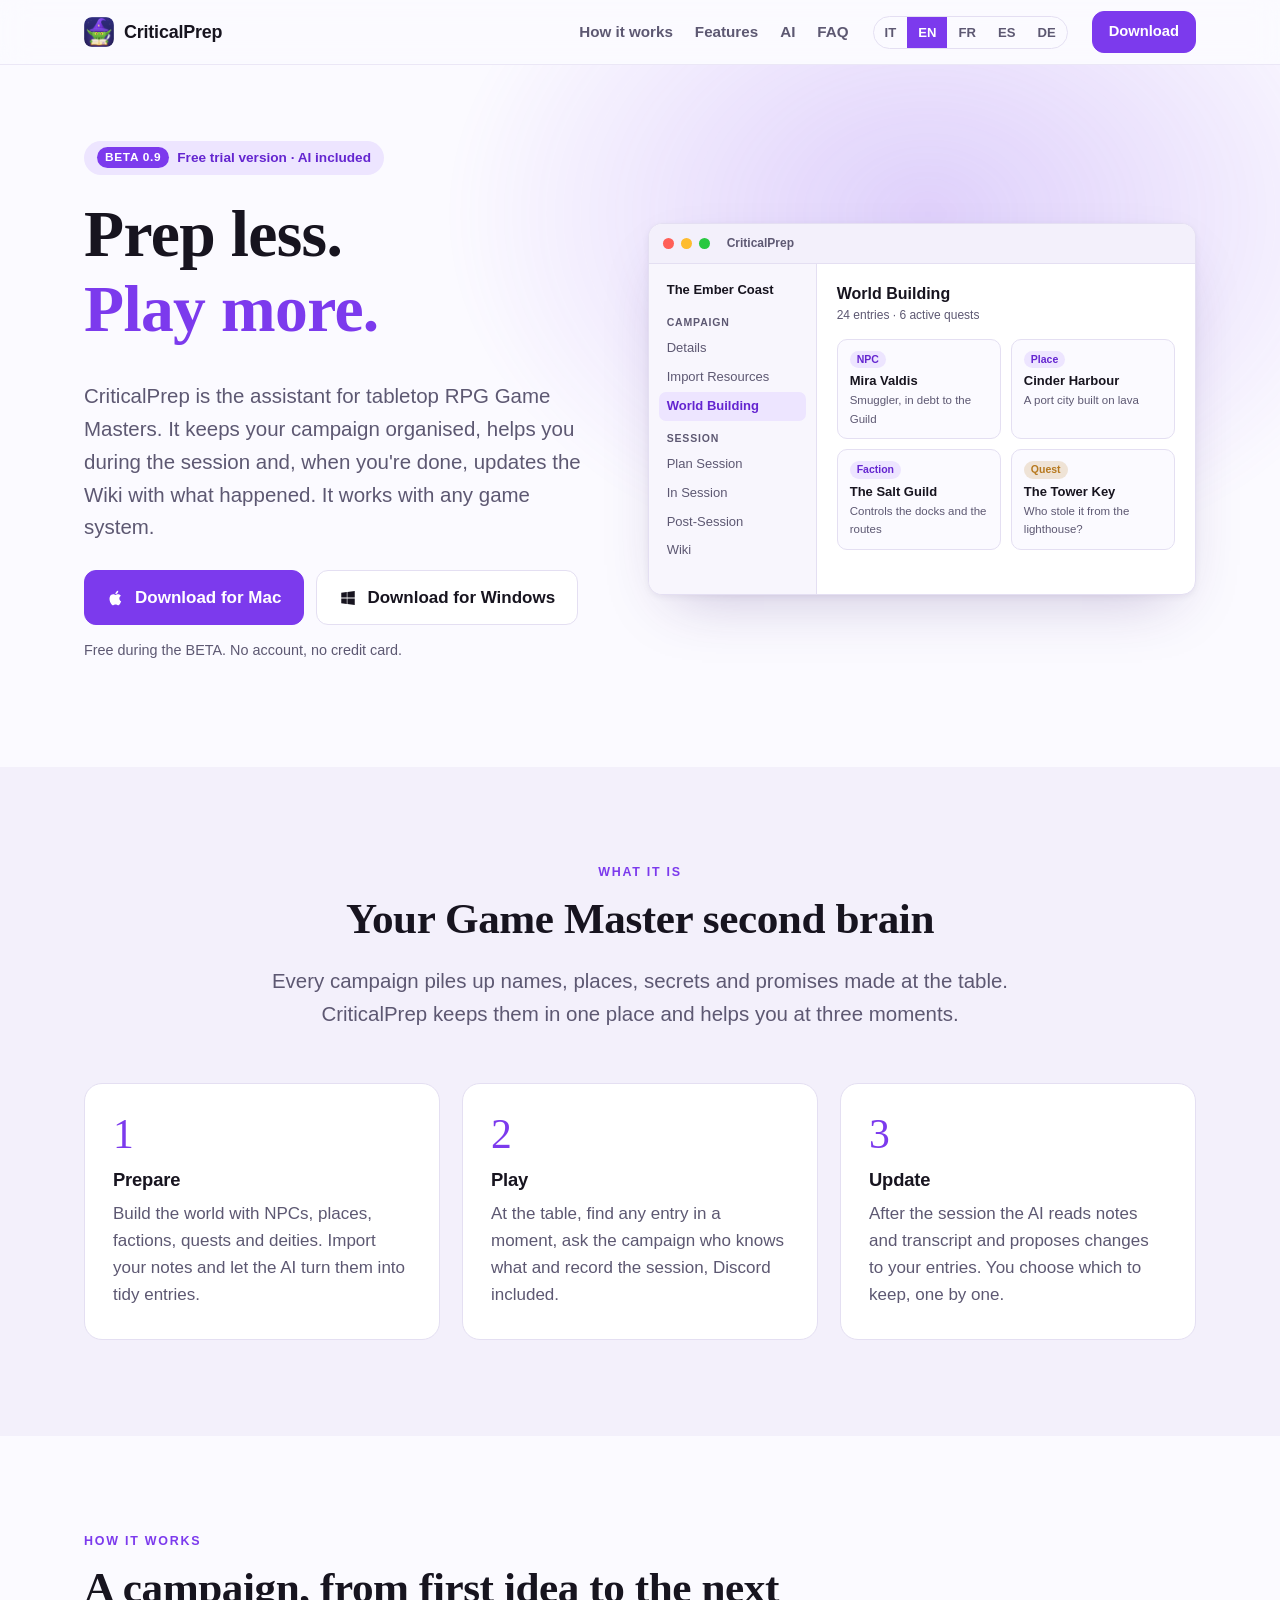
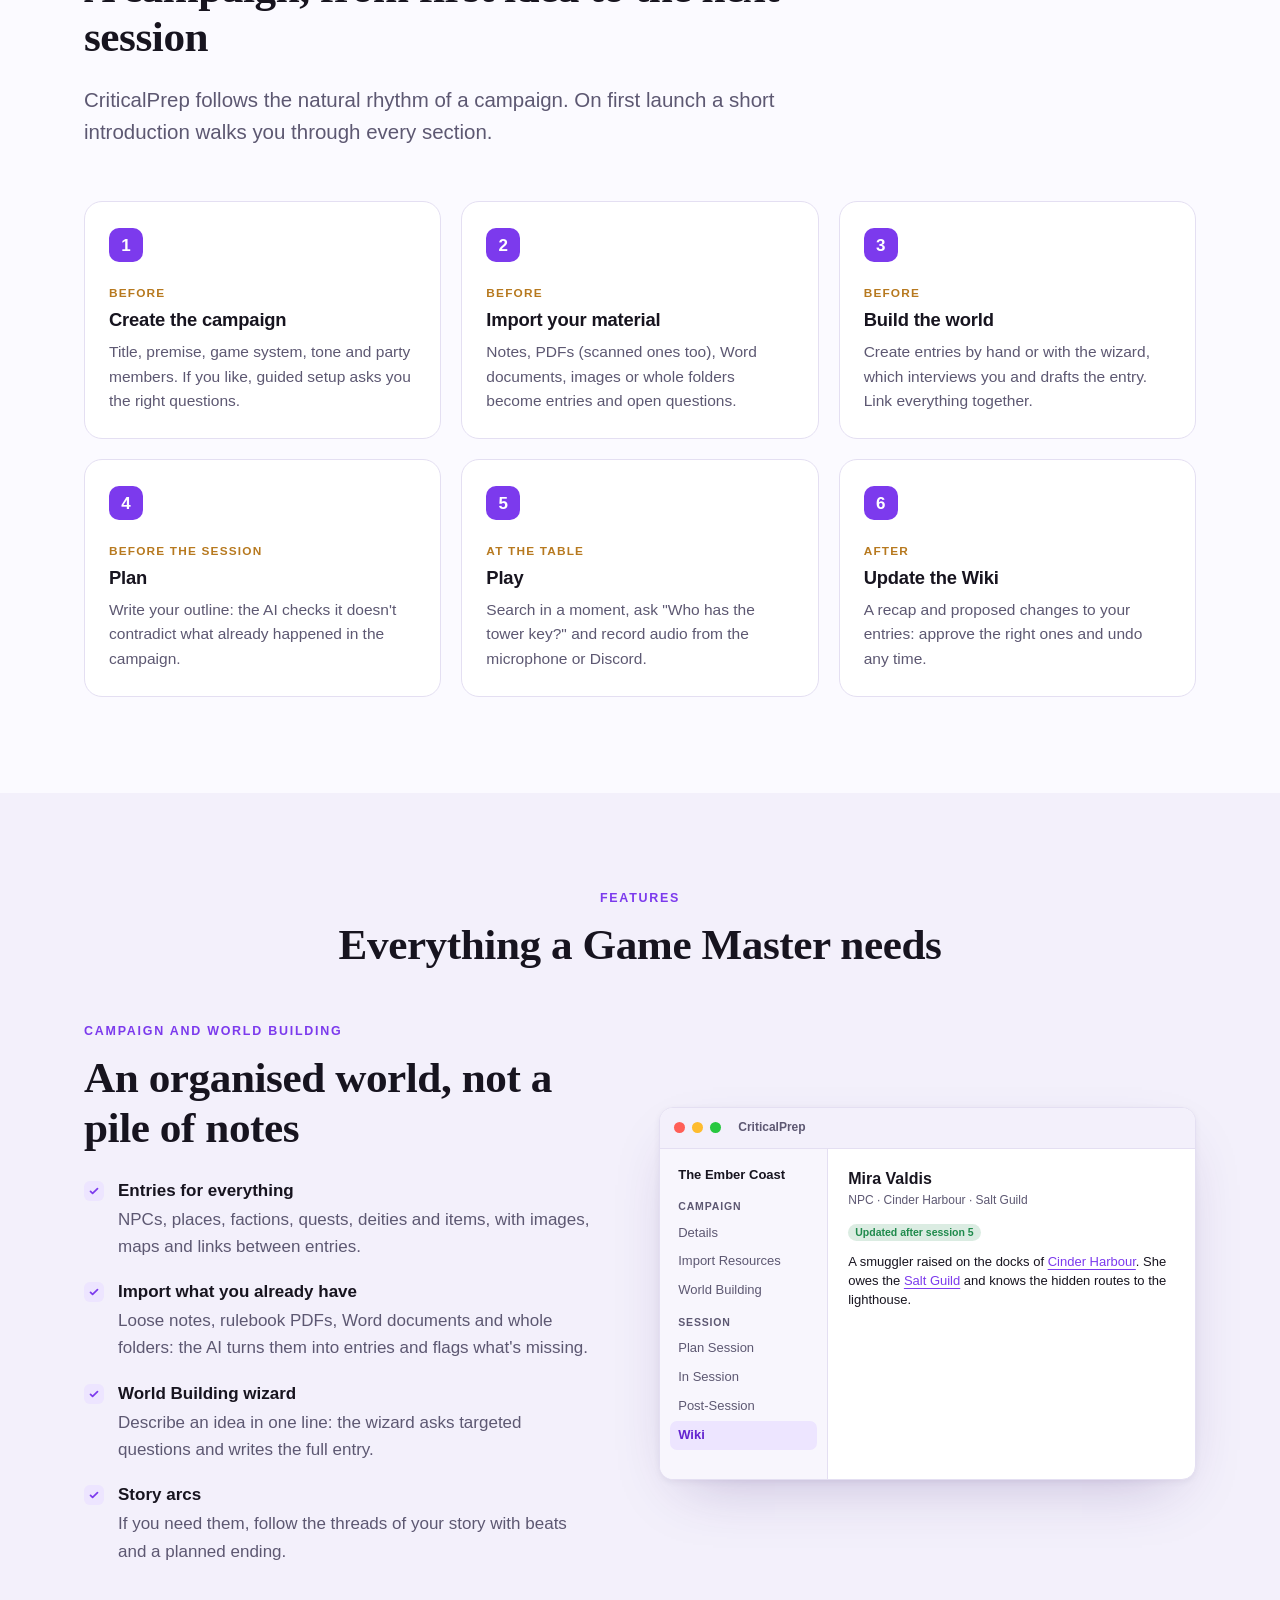
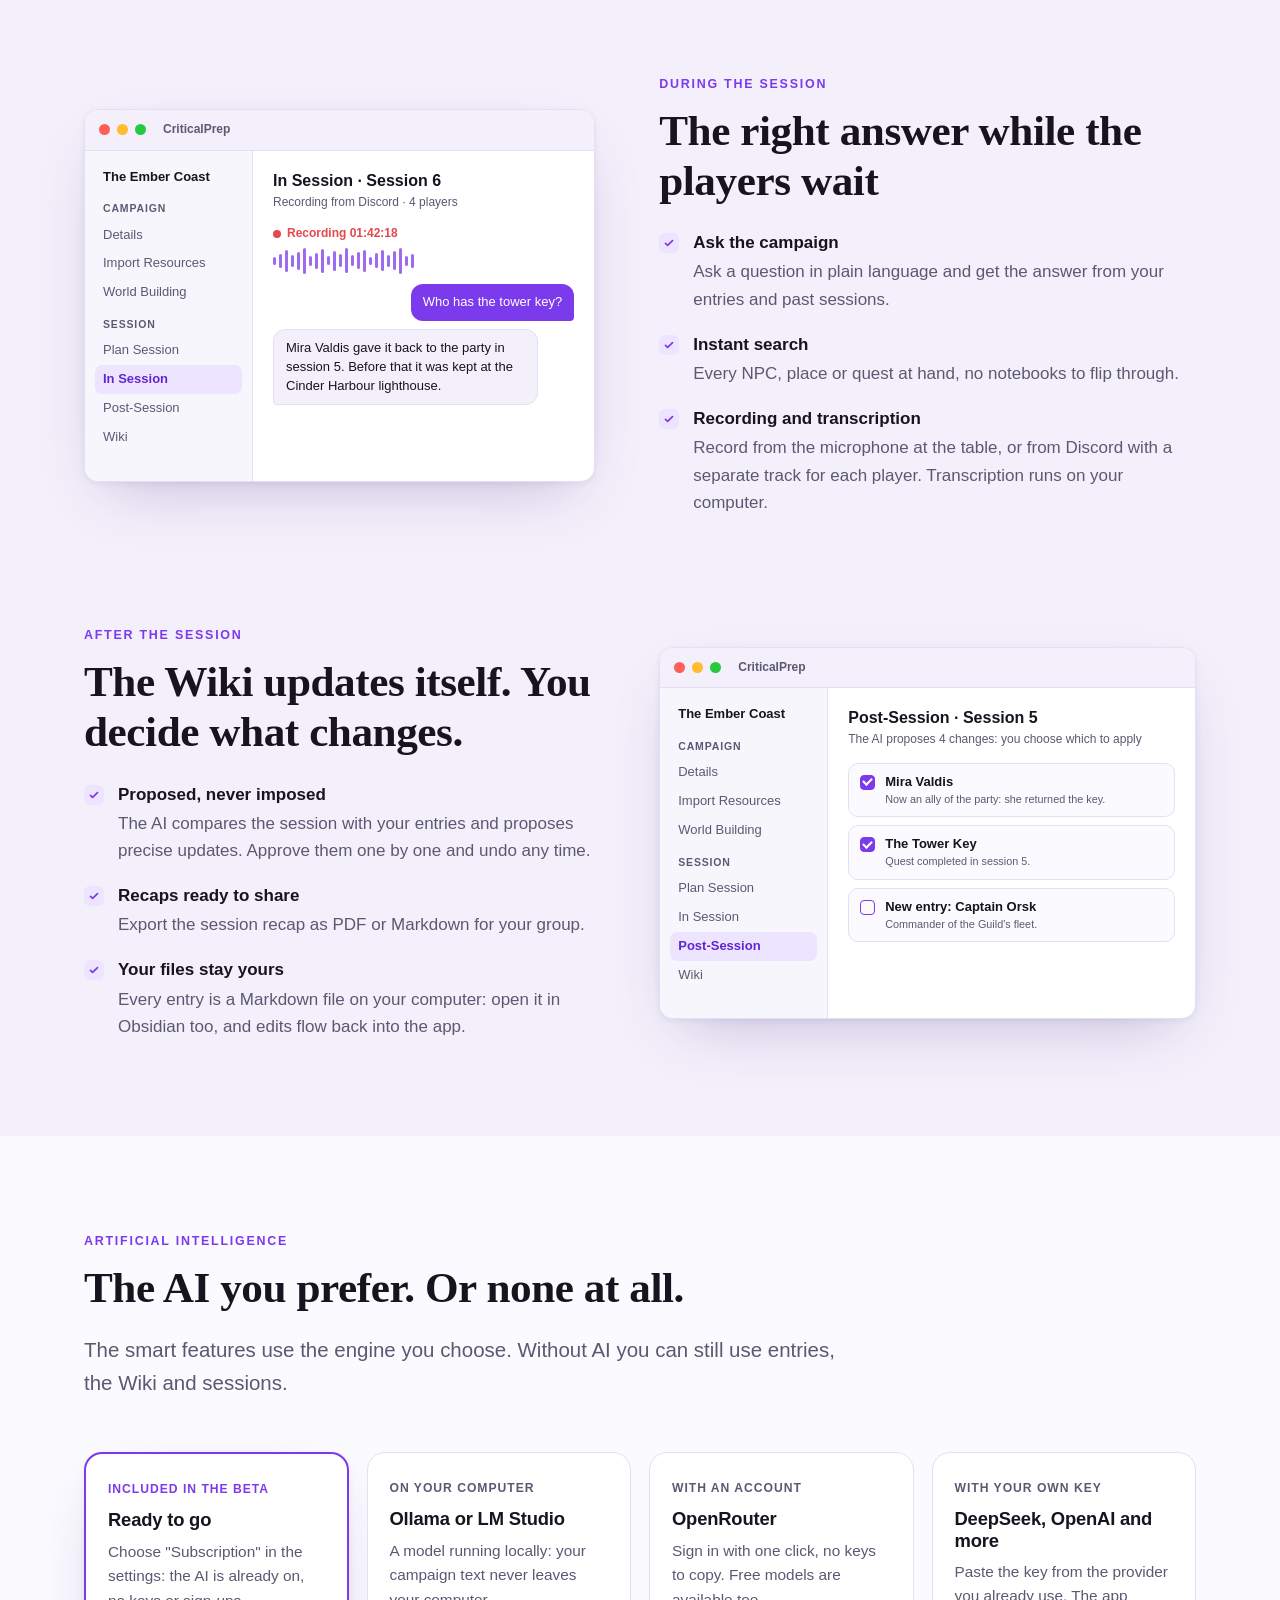
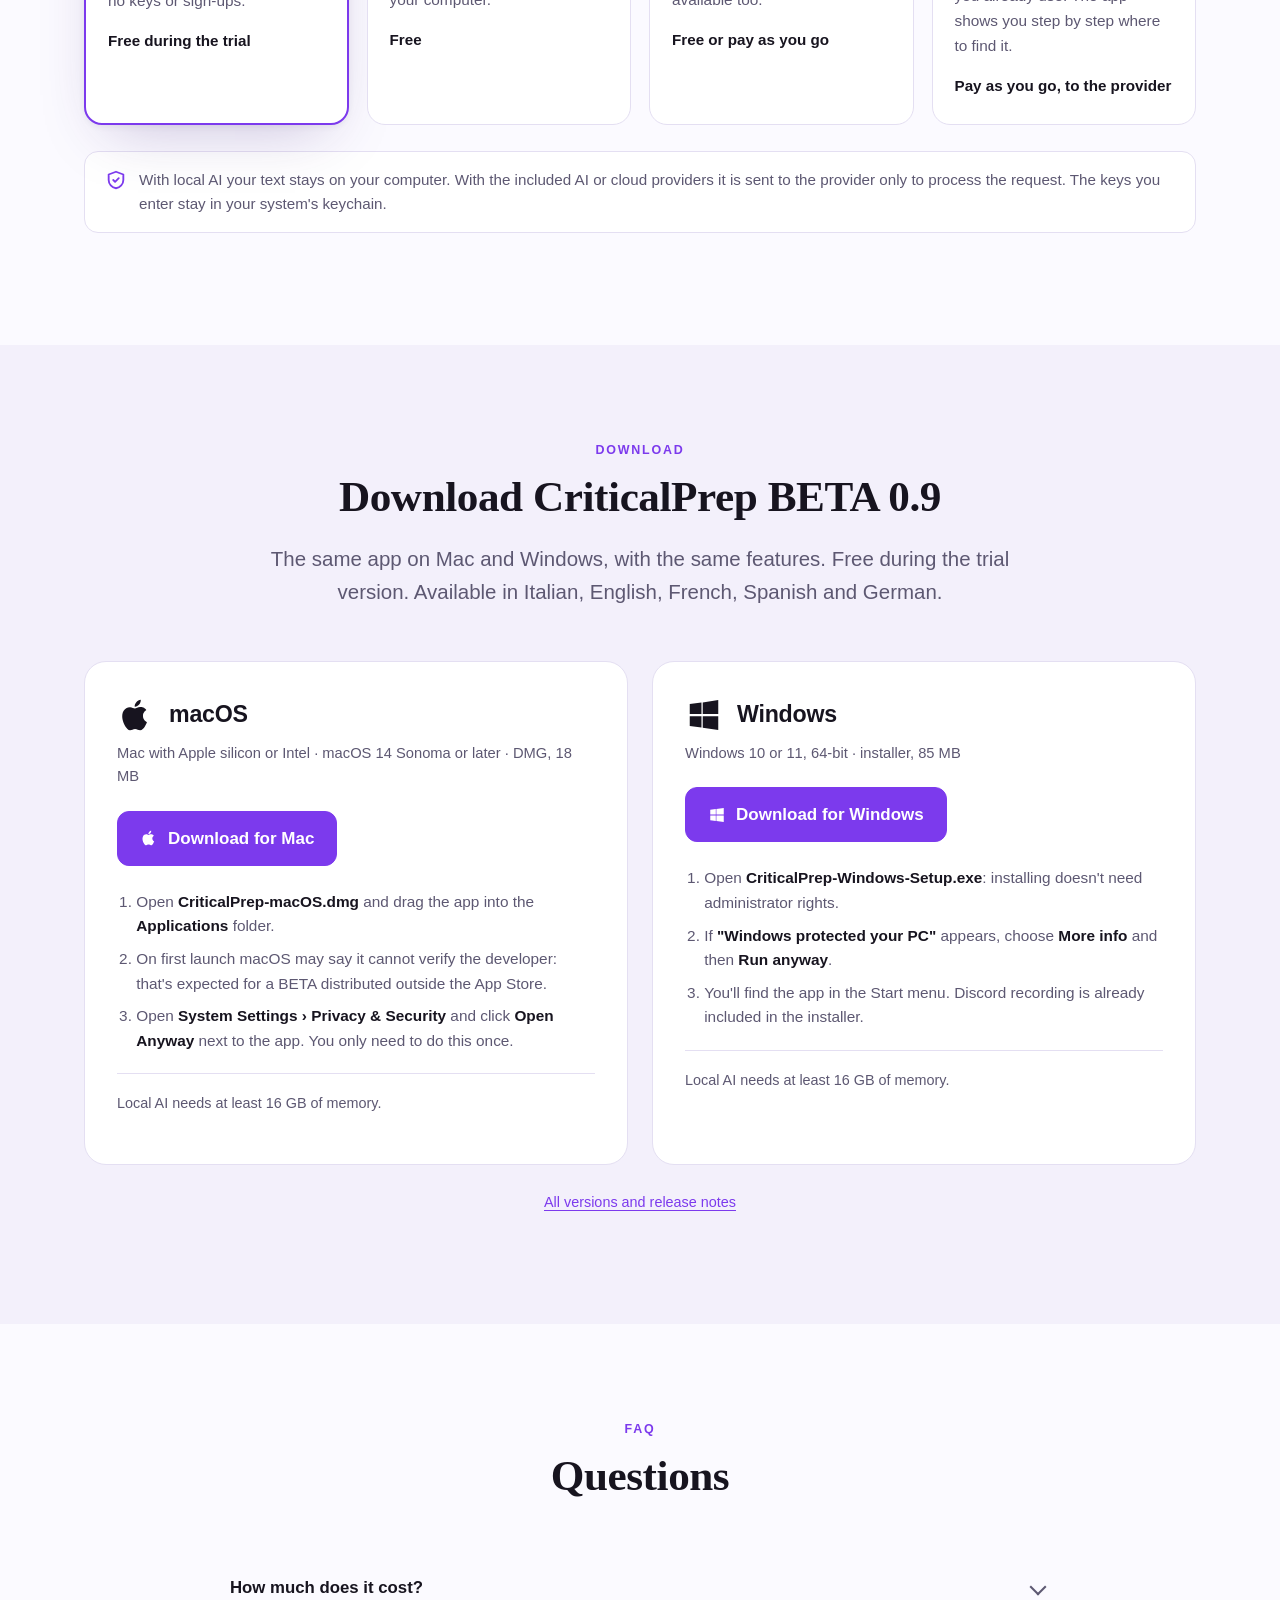
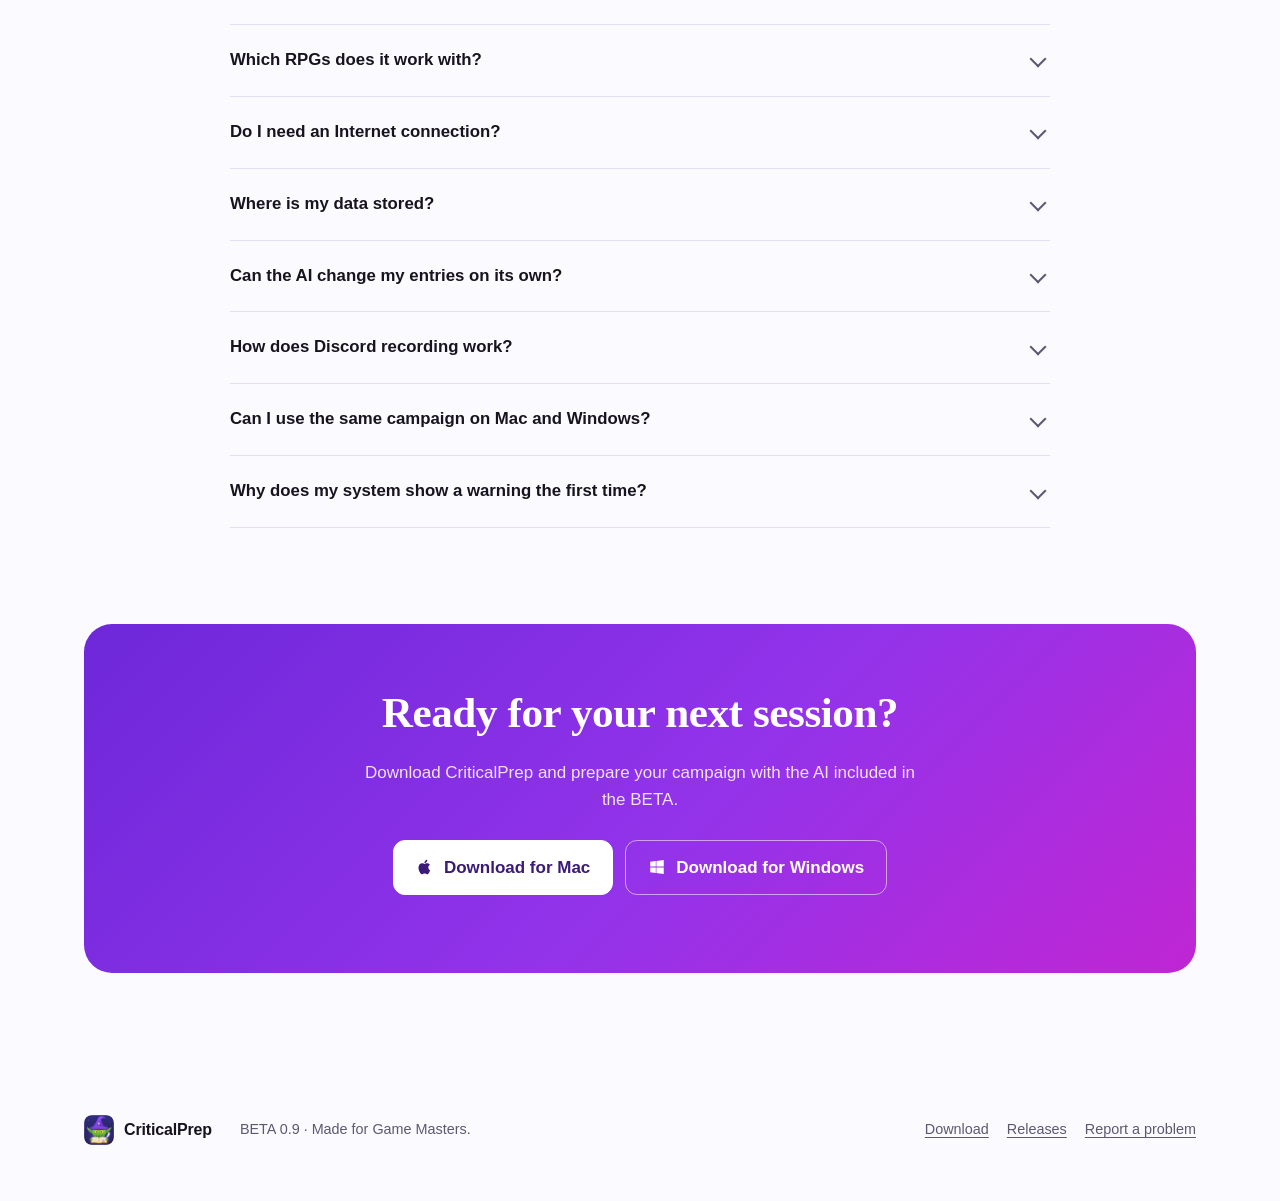
<file: index.html>
<!doctype html>
<html lang="it">
<head>
<meta charset="utf-8">
<meta name="viewport" content="width=device-width, initial-scale=1">
<title>CriticalPrep — L'assistente per Game Master</title>
<meta name="description" content="CriticalPrep è l&#x27;app per Mac e Windows che aiuta i Game Master di qualsiasi gioco di ruolo a preparare la campagna, giocare la sessione e aggiornare la Wiki con l&#x27;AI. BETA gratuita con AI inclusa.">
<link rel="canonical" href="https://enrik90vol2.github.io/CriticalPrep/">
<link rel="alternate" hreflang="it" href="https://enrik90vol2.github.io/CriticalPrep/">
<link rel="alternate" hreflang="en" href="https://enrik90vol2.github.io/CriticalPrep/en/">
<link rel="alternate" hreflang="fr" href="https://enrik90vol2.github.io/CriticalPrep/fr/">
<link rel="alternate" hreflang="es" href="https://enrik90vol2.github.io/CriticalPrep/es/">
<link rel="alternate" hreflang="de" href="https://enrik90vol2.github.io/CriticalPrep/de/">
<link rel="alternate" hreflang="x-default" href="https://enrik90vol2.github.io/CriticalPrep/">
<meta property="og:type" content="website">
<meta property="og:title" content="CriticalPrep — L'assistente per Game Master">
<meta property="og:description" content="CriticalPrep è l&#x27;app per Mac e Windows che aiuta i Game Master di qualsiasi gioco di ruolo a preparare la campagna, giocare la sessione e aggiornare la Wiki con l&#x27;AI. BETA gratuita con AI inclusa.">
<meta property="og:image" content="https://enrik90vol2.github.io/CriticalPrep/assets/icon.png">
<meta name="theme-color" content="#7c3aed">
<link rel="icon" type="image/png" href="assets/favicon.png">
<link rel="apple-touch-icon" href="assets/icon.png">
<link rel="stylesheet" href="assets/style.css">
<script>
try {
  var saved = localStorage.getItem("cp-lang");
  var m = /^(en|fr|es|de)\b/i.exec(navigator.language || "");
  if (!saved && m && location.hash === "") location.replace(m[1].toLowerCase() + "/");
} catch (e) {}
</script>
</head>
<body>
<a class="skip" href="#main">Salta al contenuto</a>
<header class="top">
  <div class="wrap">
    <a class="brand" href="#top"><img src="assets/icon.png" alt="" width="30" height="30">CriticalPrep</a>
    <nav class="nav" aria-label="Scarica"><a href="#come-funziona">Come funziona</a><a href="#funzioni">Funzioni</a><a href="#ai">Intelligenza artificiale</a><a href="#faq">Domande</a></nav>
    <div class="lang" aria-label="Lingua / Language"><span aria-current="true">IT</span><a href="en/" hreflang="en" lang="en" title="English" onclick="try{localStorage.setItem('cp-lang','en')}catch(e){}">EN</a><a href="fr/" hreflang="fr" lang="fr" title="Français" onclick="try{localStorage.setItem('cp-lang','fr')}catch(e){}">FR</a><a href="es/" hreflang="es" lang="es" title="Español" onclick="try{localStorage.setItem('cp-lang','es')}catch(e){}">ES</a><a href="de/" hreflang="de" lang="de" title="Deutsch" onclick="try{localStorage.setItem('cp-lang','de')}catch(e){}">DE</a></div>
    <a class="btn btn-primary" href="#download">Scarica</a>
  </div>
</header>

<main id="main">
<section class="hero" id="top">
  <div class="wrap hero-grid">
    <div>
      <span class="badge"><b>BETA 0.9</b>Versione di prova gratuita · AI inclusa</span>
      <h1>Prepara meno.<br><em>Gioca di più.</em></h1>
      <p class="lead">CriticalPrep è l'assistente per i Game Master di giochi di ruolo da tavolo. Tiene in ordine la tua campagna, ti aiuta durante la sessione e, quando avete finito, aggiorna la Wiki con quello che è successo. Funziona con qualsiasi sistema di gioco.</p>
      <div class="actions">
        <a class="btn btn-primary" href="https://github.com/enrik90vol2/CriticalPrep/releases/latest/download/CriticalPrep-macOS.dmg"><svg viewBox="0 0 24 24" fill="currentColor" aria-hidden="true"><path d="M16.4 12.6c0-2.4 2-3.6 2.1-3.7-1.1-1.7-2.9-1.9-3.5-1.9-1.5-.2-2.9.9-3.7.9-.8 0-1.9-.9-3.2-.8-1.6 0-3.1 1-4 2.4-1.7 3-.4 7.3 1.2 9.7.8 1.2 1.8 2.5 3 2.4 1.2 0 1.7-.8 3.1-.8 1.5 0 1.9.8 3.2.8 1.3 0 2.2-1.2 3-2.4.9-1.4 1.3-2.7 1.3-2.8 0 0-2.5-1-2.5-3.8zM14 5.4c.7-.8 1.1-1.9 1-3-1 0-2.1.7-2.8 1.5-.6.7-1.2 1.8-1 2.9 1 .1 2.1-.6 2.8-1.4z"/></svg>Scarica per Mac</a>
        <a class="btn" href="https://github.com/enrik90vol2/CriticalPrep/releases/latest/download/CriticalPrep-Windows-Setup.exe"><svg viewBox="0 0 24 24" fill="currentColor" aria-hidden="true"><path d="M3 5.1l7.4-1v7.2H3V5.1zm0 13.8l7.4 1v-7.1H3v6.1zm8.2 1.1L21 21.4v-8.6h-9.8V20zm0-15.9v7.3H21V2.6l-9.8 1.5z"/></svg>Scarica per Windows</a>
      </div>
      <p class="small muted">Gratis durante la BETA. Nessun account, nessuna carta di credito.</p>
    </div>
    <div class="window" role="img" aria-label="World Building"><div class="window-bar"><i></i><i></i><i></i><span>CriticalPrep</span></div><div class="window-body"><aside class="side" aria-hidden="true"><div class="camp">La Costa delle Braci</div><p>Campagna</p><div class="">Dettagli</div><div class="">Importa risorse</div><div class="on">World Building</div><p>Sessione</p><div class="">Pianifica sessione</div><div class="">In sessione</div><div class="">Post-sessione</div><div class="">Wiki</div></aside><div class="main" aria-hidden="true"><h4>World Building</h4><div class="sub">24 schede · 6 quest attive</div><div class="cards"><div class="mini"><span class="tag">PNG</span><b>Mira Valdis</b><small>Contrabbandiera, debitrice della Gilda</small></div><div class="mini"><span class="tag">Luogo</span><b>Porto Cenere</b><small>Città portuale costruita sulla lava</small></div><div class="mini"><span class="tag">Fazione</span><b>La Gilda del Sale</b><small>Controlla i moli e le rotte</small></div><div class="mini"><span class="tag gold">Quest</span><b>La chiave della torre</b><small>Chi l&#x27;ha rubata al faro?</small></div></div></div></div></div>
  </div>
</section>

<section class="alt">
  <div class="wrap">
    <div class="section-head center">
      <p class="eyebrow">Cos'è</p>
      <h2>Il tuo secondo cervello da Game Master</h2>
      <p class="lead">Ogni campagna accumula nomi, luoghi, segreti e promesse fatte al tavolo. CriticalPrep li raccoglie in un unico posto e ti aiuta in tre momenti.</p>
    </div>
    <div class="pillars"><div class="pillar"><div class="num">1</div><h3>Prepara</h3><p>Costruisci il mondo con PNG, luoghi, fazioni, quest e divinità. Importa i tuoi appunti e lascia che l'AI li trasformi in schede ordinate.</p></div><div class="pillar"><div class="num">2</div><h3>Gioca</h3><p>Al tavolo trovi qualsiasi scheda in un attimo, chiedi alla campagna chi sa cosa e registri la sessione, anche su Discord.</p></div><div class="pillar"><div class="num">3</div><h3>Aggiorna</h3><p>Dopo la sessione l'AI legge note e trascrizione e propone le modifiche alle schede. Tu scegli quali tenere, una per una.</p></div></div>
  </div>
</section>

<section id="come-funziona">
  <div class="wrap">
    <div class="section-head">
      <p class="eyebrow">Come funziona</p>
      <h2>Una campagna, dall'idea alla sessione dopo</h2>
      <p class="lead">CriticalPrep segue il ritmo naturale di una campagna. Al primo avvio una breve introduzione ti mostra ogni sezione.</p>
    </div>
    <div class="steps"><div class="step"><span class="when">Prima</span><h3>Crea la campagna</h3><p>Titolo, premessa, sistema di gioco, tono e membri del party. Se vuoi, una creazione guidata ti fa le domande giuste.</p></div><div class="step"><span class="when">Prima</span><h3>Importa i tuoi materiali</h3><p>Appunti, PDF (anche scansionati), documenti Word, immagini o intere cartelle: diventano schede e domande aperte.</p></div><div class="step"><span class="when">Prima</span><h3>Costruisci il mondo</h3><p>Crea schede a mano o con il wizard, che ti intervista e prepara la scheda. Collega tutto con i link tra le schede.</p></div><div class="step"><span class="when">Prima della sessione</span><h3>Pianifica</h3><p>Scrivi la scaletta: l&#x27;AI controlla che non contraddica quello che è già successo nella campagna.</p></div><div class="step"><span class="when">Al tavolo</span><h3>Gioca</h3><p>Cerca al volo, chiedi &quot;Chi ha la chiave della torre?&quot; e registra l&#x27;audio dal microfono o da Discord.</p></div><div class="step"><span class="when">Dopo</span><h3>Aggiorna la Wiki</h3><p>Riassunto e modifiche proposte alle schede: approvi quelle giuste e puoi sempre annullarle.</p></div></div>
  </div>
</section>

<section class="alt" id="funzioni">
  <div class="wrap">
    <div class="section-head center">
      <p class="eyebrow">Funzioni</p>
      <h2>Tutto quello che serve a un Game Master</h2>
    </div>
    <div class="feature">
      <div><p class="eyebrow">Campagna e World Building</p><h2>Un mondo ordinato, non un mucchio di appunti</h2><ul><li><strong>Schede per tutto</strong><span>PNG, luoghi, fazioni, quest, divinità e oggetti, con immagini, mappe e collegamenti tra le schede.</span></li><li><strong>Importa quello che hai già</strong><span>Appunti sparsi, PDF dei manuali, documenti Word e cartelle intere: l'AI ne ricava schede e segnala cosa manca.</span></li><li><strong>Wizard di World Building</strong><span>Descrivi un'idea in una riga: il wizard ti fa domande mirate e scrive la scheda completa.</span></li><li><strong>Archi narrativi</strong><span>Se ti servono, segui i fili della storia con tappe e finale previsto.</span></li></ul></div>
      <div class="window" role="img" aria-label="Mira Valdis"><div class="window-bar"><i></i><i></i><i></i><span>CriticalPrep</span></div><div class="window-body"><aside class="side" aria-hidden="true"><div class="camp">La Costa delle Braci</div><p>Campagna</p><div class="">Dettagli</div><div class="">Importa risorse</div><div class="">World Building</div><p>Sessione</p><div class="">Pianifica sessione</div><div class="">In sessione</div><div class="">Post-sessione</div><div class="on">Wiki</div></aside><div class="main" aria-hidden="true"><h4>Mira Valdis</h4><div class="sub">PNG · Porto Cenere · Gilda del Sale</div><span class="tag ok">Aggiornata dopo la sessione 5</span><p style="margin:8px 0 0">Contrabbandiera cresciuta tra i moli di <a href="#" tabindex="-1" onclick="return false">Porto Cenere</a>. Ha un debito con la <a href="#" tabindex="-1" onclick="return false">Gilda del Sale</a> e conosce le rotte nascoste verso il faro.</p></div></div></div>
    </div>
    <div class="feature flip">
      <div><p class="eyebrow">Durante la sessione</p><h2>La risposta giusta mentre i giocatori aspettano</h2><ul><li><strong>Chiedi alla campagna</strong><span>Fai una domanda in linguaggio naturale e ottieni la risposta dalle tue schede e dalle sessioni passate.</span></li><li><strong>Ricerca immediata</strong><span>Ogni PNG, luogo o quest a portata di mano, senza sfogliare quaderni.</span></li><li><strong>Registrazione e trascrizione</strong><span>Registra dal microfono per il gioco al tavolo, oppure da Discord con una traccia separata per ogni giocatore. La trascrizione avviene sul tuo computer.</span></li></ul></div>
      <div class="window" role="img" aria-label="In sessione · Sessione 6"><div class="window-bar"><i></i><i></i><i></i><span>CriticalPrep</span></div><div class="window-body"><aside class="side" aria-hidden="true"><div class="camp">La Costa delle Braci</div><p>Campagna</p><div class="">Dettagli</div><div class="">Importa risorse</div><div class="">World Building</div><p>Sessione</p><div class="">Pianifica sessione</div><div class="on">In sessione</div><div class="">Post-sessione</div><div class="">Wiki</div></aside><div class="main" aria-hidden="true"><h4>In sessione · Sessione 6</h4><div class="sub">Registrazione da Discord · 4 giocatori</div><span class="rec">In registrazione 01:42:18</span><div class="wave"><i style="height:8px"></i><i style="height:14px"></i><i style="height:22px"></i><i style="height:12px"></i><i style="height:18px"></i><i style="height:26px"></i><i style="height:10px"></i><i style="height:16px"></i><i style="height:24px"></i><i style="height:9px"></i><i style="height:20px"></i><i style="height:13px"></i><i style="height:25px"></i><i style="height:11px"></i><i style="height:17px"></i><i style="height:22px"></i><i style="height:8px"></i><i style="height:15px"></i><i style="height:21px"></i><i style="height:12px"></i><i style="height:19px"></i><i style="height:26px"></i><i style="height:10px"></i><i style="height:14px"></i></div><div class="chat"><div class="bubble q">Chi ha la chiave della torre?</div><div class="bubble a">Mira Valdis l&#x27;ha restituita al party nella sessione 5. Prima era custodita al faro di Porto Cenere.</div></div></div></div></div>
    </div>
    <div class="feature">
      <div><p class="eyebrow">Dopo la sessione</p><h2>La Wiki si aggiorna. Tu decidi cosa cambia.</h2><ul><li><strong>Modifiche proposte, non imposte</strong><span>L'AI confronta la sessione con le schede e propone aggiornamenti precisi. Le approvi una per una e puoi annullarle.</span></li><li><strong>Riassunti pronti da condividere</strong><span>Esporta il riassunto della sessione in PDF o Markdown per il tuo gruppo.</span></li><li><strong>I tuoi file restano tuoi</strong><span>Ogni scheda è un file Markdown sul tuo computer: puoi aprirla anche con Obsidian e le modifiche tornano nell'app.</span></li></ul></div>
      <div class="window" role="img" aria-label="Post-sessione · Sessione 5"><div class="window-bar"><i></i><i></i><i></i><span>CriticalPrep</span></div><div class="window-body"><aside class="side" aria-hidden="true"><div class="camp">La Costa delle Braci</div><p>Campagna</p><div class="">Dettagli</div><div class="">Importa risorse</div><div class="">World Building</div><p>Sessione</p><div class="">Pianifica sessione</div><div class="">In sessione</div><div class="on">Post-sessione</div><div class="">Wiki</div></aside><div class="main" aria-hidden="true"><h4>Post-sessione · Sessione 5</h4><div class="sub">L'AI propone 4 modifiche: scegli tu quali applicare</div><div class="patch"><span class="box on"></span><div><b>Mira Valdis</b><small>Ora è alleata del party: ha restituito la chiave.</small></div></div><div class="patch"><span class="box on"></span><div><b>La chiave della torre</b><small>Quest completata nella sessione 5.</small></div></div><div class="patch"><span class="box"></span><div><b>Nuova scheda: Capitano Orsk</b><small>Comandante della flotta della Gilda.</small></div></div></div></div></div>
    </div>
  </div>
</section>

<section id="ai">
  <div class="wrap">
    <div class="section-head">
      <p class="eyebrow">Intelligenza artificiale</p>
      <h2>L'AI che preferisci. O nessuna.</h2>
      <p class="lead">Le funzioni intelligenti usano il motore che scegli. Senza AI puoi comunque usare schede, Wiki e sessioni.</p>
    </div>
    <div class="ai-grid"><div class="ai-card star"><div class="label">Inclusa nella BETA</div><h3>Pronta all'uso</h3><p>Scegli "Abbonamento" nelle impostazioni: l'AI è già attiva, senza chiavi né registrazioni.</p><p class="price">Gratis durante la prova</p></div><div class="ai-card"><div class="label">Sul tuo computer</div><h3>Ollama o LM Studio</h3><p>Un modello che gira in locale: i testi della campagna non lasciano mai il computer.</p><p class="price">Gratis</p></div><div class="ai-card"><div class="label">Con un account</div><h3>OpenRouter</h3><p>Accedi con un clic, senza copiare chiavi. Ci sono anche modelli gratuiti.</p><p class="price">Gratis o a consumo</p></div><div class="ai-card"><div class="label">Con la tua chiave</div><h3>DeepSeek, OpenAI e altri</h3><p>Incolla la chiave del fornitore che usi già. L'app ti spiega passo per passo dove trovarla.</p><p class="price">A consumo, dal fornitore</p></div></div>
    <p class="note"><svg viewBox="0 0 24 24" fill="none" stroke="currentColor" stroke-width="2" stroke-linecap="round" stroke-linejoin="round" aria-hidden="true"><path d="M12 3l8 3v6c0 4.5-3.4 8.3-8 9-4.6-.7-8-4.5-8-9V6l8-3z"/><path d="M9 12l2 2 4-4"/></svg><span>Con l'AI locale i testi restano sul tuo computer. Con l'AI inclusa o i fornitori cloud vengono inviati al fornitore solo per elaborare la richiesta. Le chiavi che inserisci restano nel portachiavi del sistema.</span></p>
  </div>
</section>

<section class="alt" id="download">
  <div class="wrap">
    <div class="section-head center">
      <p class="eyebrow">Download</p>
      <h2>Scarica CriticalPrep BETA 0.9</h2>
      <p class="lead">La stessa app su Mac e su Windows, con le stesse funzioni. Gratis durante la versione di prova. Disponibile in italiano, inglese, francese, spagnolo e tedesco.</p>
    </div>
    <div class="dl-grid">
      <div class="dl">
        <div class="dl-head"><svg viewBox="0 0 24 24" fill="currentColor" aria-hidden="true"><path d="M16.4 12.6c0-2.4 2-3.6 2.1-3.7-1.1-1.7-2.9-1.9-3.5-1.9-1.5-.2-2.9.9-3.7.9-.8 0-1.9-.9-3.2-.8-1.6 0-3.1 1-4 2.4-1.7 3-.4 7.3 1.2 9.7.8 1.2 1.8 2.5 3 2.4 1.2 0 1.7-.8 3.1-.8 1.5 0 1.9.8 3.2.8 1.3 0 2.2-1.2 3-2.4.9-1.4 1.3-2.7 1.3-2.8 0 0-2.5-1-2.5-3.8zM14 5.4c.7-.8 1.1-1.9 1-3-1 0-2.1.7-2.8 1.5-.6.7-1.2 1.8-1 2.9 1 .1 2.1-.6 2.8-1.4z"/></svg><h3>macOS</h3></div>
        <p class="meta">Mac con Apple silicon o Intel · macOS 14 Sonoma o successivo · DMG, 18 MB</p>
        <a class="btn btn-primary" href="https://github.com/enrik90vol2/CriticalPrep/releases/latest/download/CriticalPrep-macOS.dmg"><svg viewBox="0 0 24 24" fill="currentColor" aria-hidden="true"><path d="M16.4 12.6c0-2.4 2-3.6 2.1-3.7-1.1-1.7-2.9-1.9-3.5-1.9-1.5-.2-2.9.9-3.7.9-.8 0-1.9-.9-3.2-.8-1.6 0-3.1 1-4 2.4-1.7 3-.4 7.3 1.2 9.7.8 1.2 1.8 2.5 3 2.4 1.2 0 1.7-.8 3.1-.8 1.5 0 1.9.8 3.2.8 1.3 0 2.2-1.2 3-2.4.9-1.4 1.3-2.7 1.3-2.8 0 0-2.5-1-2.5-3.8zM14 5.4c.7-.8 1.1-1.9 1-3-1 0-2.1.7-2.8 1.5-.6.7-1.2 1.8-1 2.9 1 .1 2.1-.6 2.8-1.4z"/></svg>Scarica per Mac</a>
        <ol><li>Apri il file <strong>CriticalPrep-macOS.dmg</strong> e trascina l'app nella cartella <strong>Applicazioni</strong>.</li><li>Al primo avvio macOS può dire che non è in grado di verificare lo sviluppatore: è normale per una BETA distribuita fuori dall'App Store.</li><li>Apri <strong>Impostazioni di Sistema › Privacy e sicurezza</strong> e premi <strong>Apri comunque</strong> accanto all'app. Basta farlo una volta.</li></ol>
        <p class="req">Per l'AI locale servono almeno 16 GB di memoria.</p>
      </div>
      <div class="dl">
        <div class="dl-head"><svg viewBox="0 0 24 24" fill="currentColor" aria-hidden="true"><path d="M3 5.1l7.4-1v7.2H3V5.1zm0 13.8l7.4 1v-7.1H3v6.1zm8.2 1.1L21 21.4v-8.6h-9.8V20zm0-15.9v7.3H21V2.6l-9.8 1.5z"/></svg><h3>Windows</h3></div>
        <p class="meta">Windows 10 o 11 a 64 bit · installer, 85 MB</p>
        <a class="btn btn-primary" href="https://github.com/enrik90vol2/CriticalPrep/releases/latest/download/CriticalPrep-Windows-Setup.exe"><svg viewBox="0 0 24 24" fill="currentColor" aria-hidden="true"><path d="M3 5.1l7.4-1v7.2H3V5.1zm0 13.8l7.4 1v-7.1H3v6.1zm8.2 1.1L21 21.4v-8.6h-9.8V20zm0-15.9v7.3H21V2.6l-9.8 1.5z"/></svg>Scarica per Windows</a>
        <ol><li>Apri <strong>CriticalPrep-Windows-Setup.exe</strong>: l'installazione non chiede permessi di amministratore.</li><li>Se compare <strong>"Windows ha protetto il PC"</strong>, scegli <strong>Ulteriori informazioni</strong> e poi <strong>Esegui comunque</strong>.</li><li>Trovi l'app nel menu Start. La registrazione da Discord è già inclusa nell'installer.</li></ol>
        <p class="req">Per l'AI locale servono almeno 16 GB di memoria.</p>
      </div>
    </div>
    <p class="small muted" style="text-align:center;margin-top:26px"><a href="https://github.com/enrik90vol2/CriticalPrep/releases">Tutte le versioni e le novità</a></p>
  </div>
</section>

<section id="faq">
  <div class="wrap">
    <div class="section-head center">
      <p class="eyebrow">Domande frequenti</p>
      <h2>Domande</h2>
    </div>
    <div class="faq"><details><summary>Quanto costa?</summary><p>Durante la BETA CriticalPrep è gratuito, AI inclusa. Puoi anche usare un modello locale gratuito o il tuo account OpenRouter.</p></details><details><summary>Con quali giochi di ruolo funziona?</summary><p>Con tutti: D&D, Pathfinder, Call of Cthulhu, sistemi homebrew. Indichi il sistema nei dettagli della campagna e l'AI ne tiene conto.</p></details><details><summary>Mi serve una connessione a Internet?</summary><p>Solo per l'AI inclusa o per i fornitori cloud. Con un modello locale (Ollama o LM Studio) e senza registrazione da Discord funziona anche offline.</p></details><details><summary>Dove vengono salvati i miei dati?</summary><p>Sul tuo computer, in una cartella che puoi scegliere. Le schede sono file Markdown leggibili con qualsiasi editor o con Obsidian. Non c'è nessun account e nessun cloud di CriticalPrep.</p></details><details><summary>L'AI può cambiare le mie schede da sola?</summary><p>No. Dopo la sessione propone le modifiche e sei tu a scegliere quali applicare. Ogni modifica si può annullare.</p></details><details><summary>Come funziona la registrazione da Discord?</summary><p>Crei un tuo bot Discord, l'app ti guida passo per passo. Il bot entra nel canale vocale e registra ogni giocatore su una traccia separata; la trascrizione avviene sul tuo computer.</p></details><details><summary>Posso usare la stessa campagna su Mac e Windows?</summary><p>Sì: le campagne sono cartelle di file normali. Copiale o mettile in una cartella sincronizzata e le apri su entrambi i sistemi.</p></details><details><summary>Perché il sistema mostra un avviso alla prima apertura?</summary><p>La BETA non è ancora firmata con un certificato a pagamento di Apple o Microsoft, quindi il sistema chiede una conferma la prima volta. Le istruzioni sono qui sopra, nella sezione Download.</p></details></div>
  </div>
</section>

<section style="padding-top:0">
  <div class="wrap">
    <div class="cta">
      <h2>Pronto per la prossima sessione?</h2>
      <p>Scarica CriticalPrep e prepara la tua campagna con l'AI inclusa nella BETA.</p>
      <div class="actions">
        <a class="btn" href="https://github.com/enrik90vol2/CriticalPrep/releases/latest/download/CriticalPrep-macOS.dmg"><svg viewBox="0 0 24 24" fill="currentColor" aria-hidden="true"><path d="M16.4 12.6c0-2.4 2-3.6 2.1-3.7-1.1-1.7-2.9-1.9-3.5-1.9-1.5-.2-2.9.9-3.7.9-.8 0-1.9-.9-3.2-.8-1.6 0-3.1 1-4 2.4-1.7 3-.4 7.3 1.2 9.7.8 1.2 1.8 2.5 3 2.4 1.2 0 1.7-.8 3.1-.8 1.5 0 1.9.8 3.2.8 1.3 0 2.2-1.2 3-2.4.9-1.4 1.3-2.7 1.3-2.8 0 0-2.5-1-2.5-3.8zM14 5.4c.7-.8 1.1-1.9 1-3-1 0-2.1.7-2.8 1.5-.6.7-1.2 1.8-1 2.9 1 .1 2.1-.6 2.8-1.4z"/></svg>Scarica per Mac</a>
        <a class="btn ghost" href="https://github.com/enrik90vol2/CriticalPrep/releases/latest/download/CriticalPrep-Windows-Setup.exe"><svg viewBox="0 0 24 24" fill="currentColor" aria-hidden="true"><path d="M3 5.1l7.4-1v7.2H3V5.1zm0 13.8l7.4 1v-7.1H3v6.1zm8.2 1.1L21 21.4v-8.6h-9.8V20zm0-15.9v7.3H21V2.6l-9.8 1.5z"/></svg>Scarica per Windows</a>
      </div>
    </div>
  </div>
</section>
</main>

<footer>
  <div class="wrap">
    <a class="brand" href="#top"><img src="assets/icon.png" alt="" width="24" height="24">CriticalPrep</a>
    <span>BETA 0.9 · Fatto per i Game Master.</span>
    <nav><a href="#download">Download</a><a href="https://github.com/enrik90vol2/CriticalPrep/releases">Versioni</a><a href="https://github.com/enrik90vol2/CriticalPrep/issues">Segnala un problema</a></nav>
  </div>
</footer>
</body>
</html>
</file>
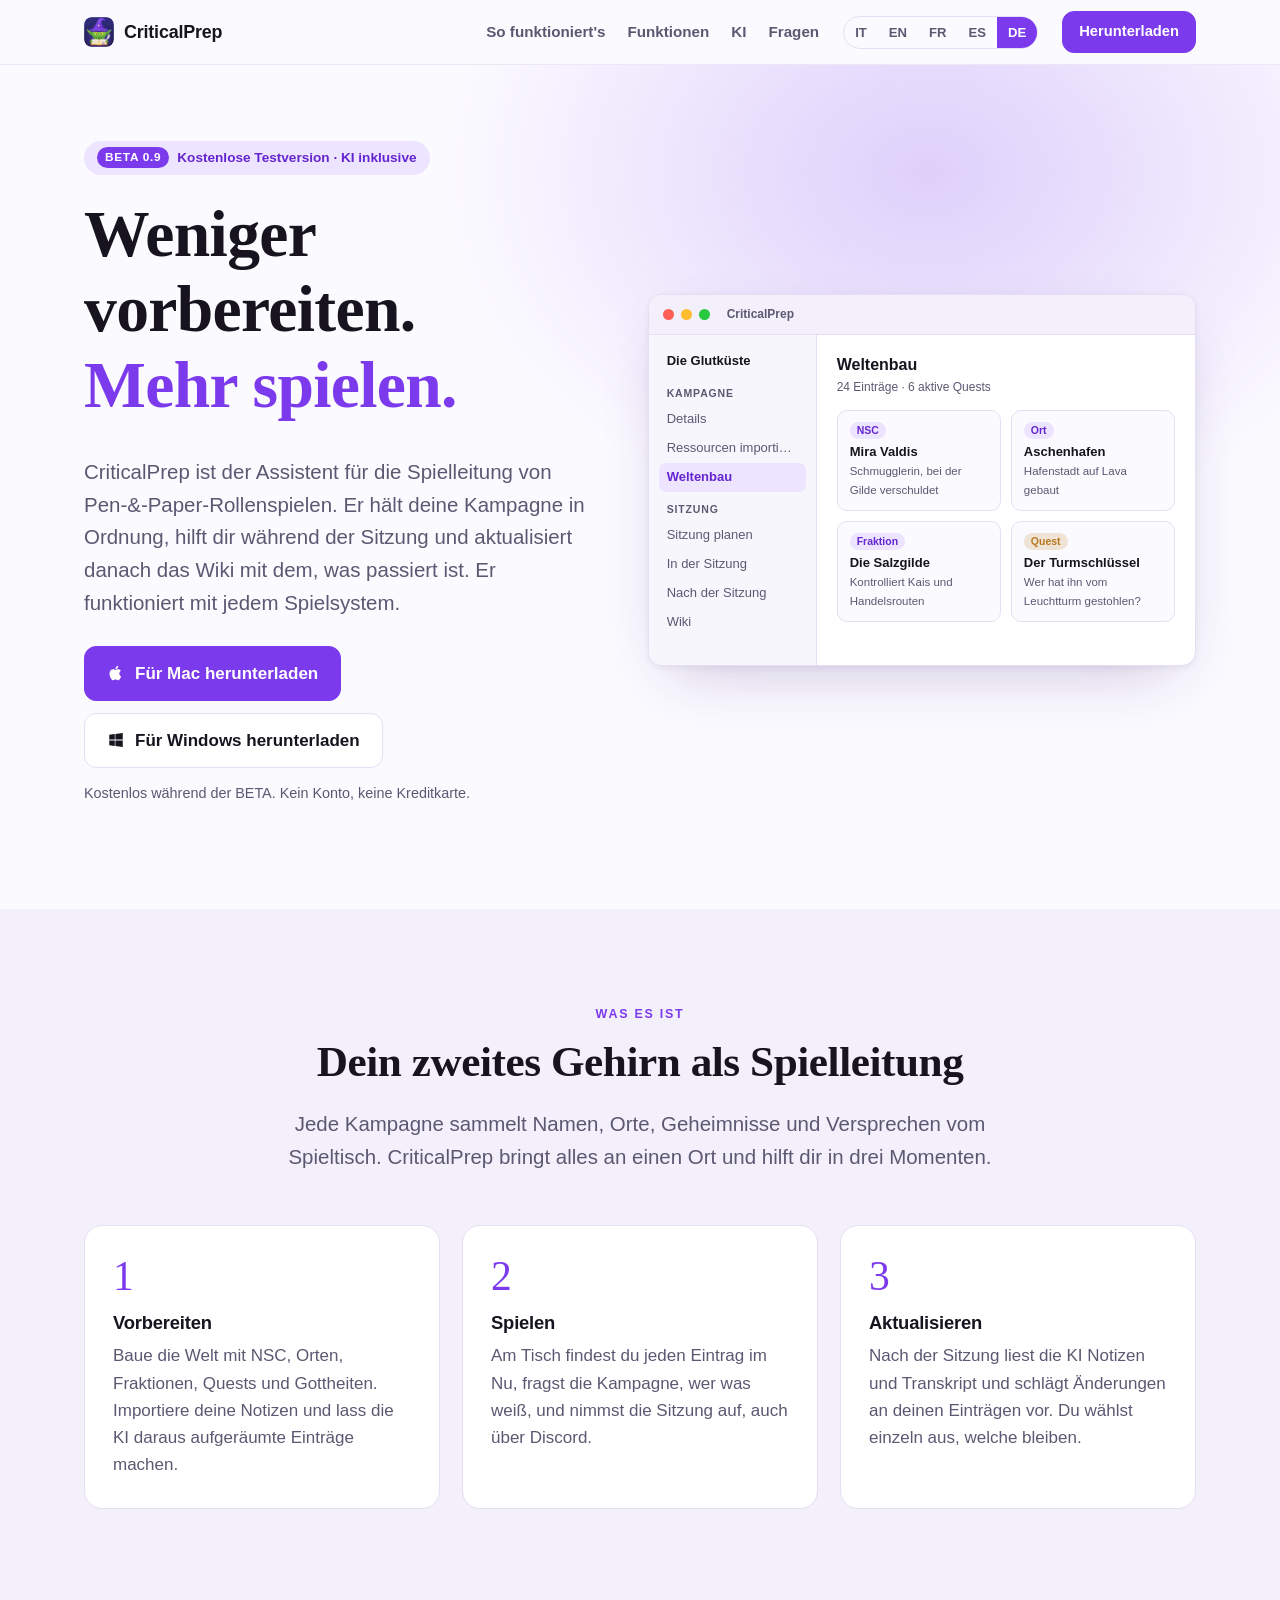
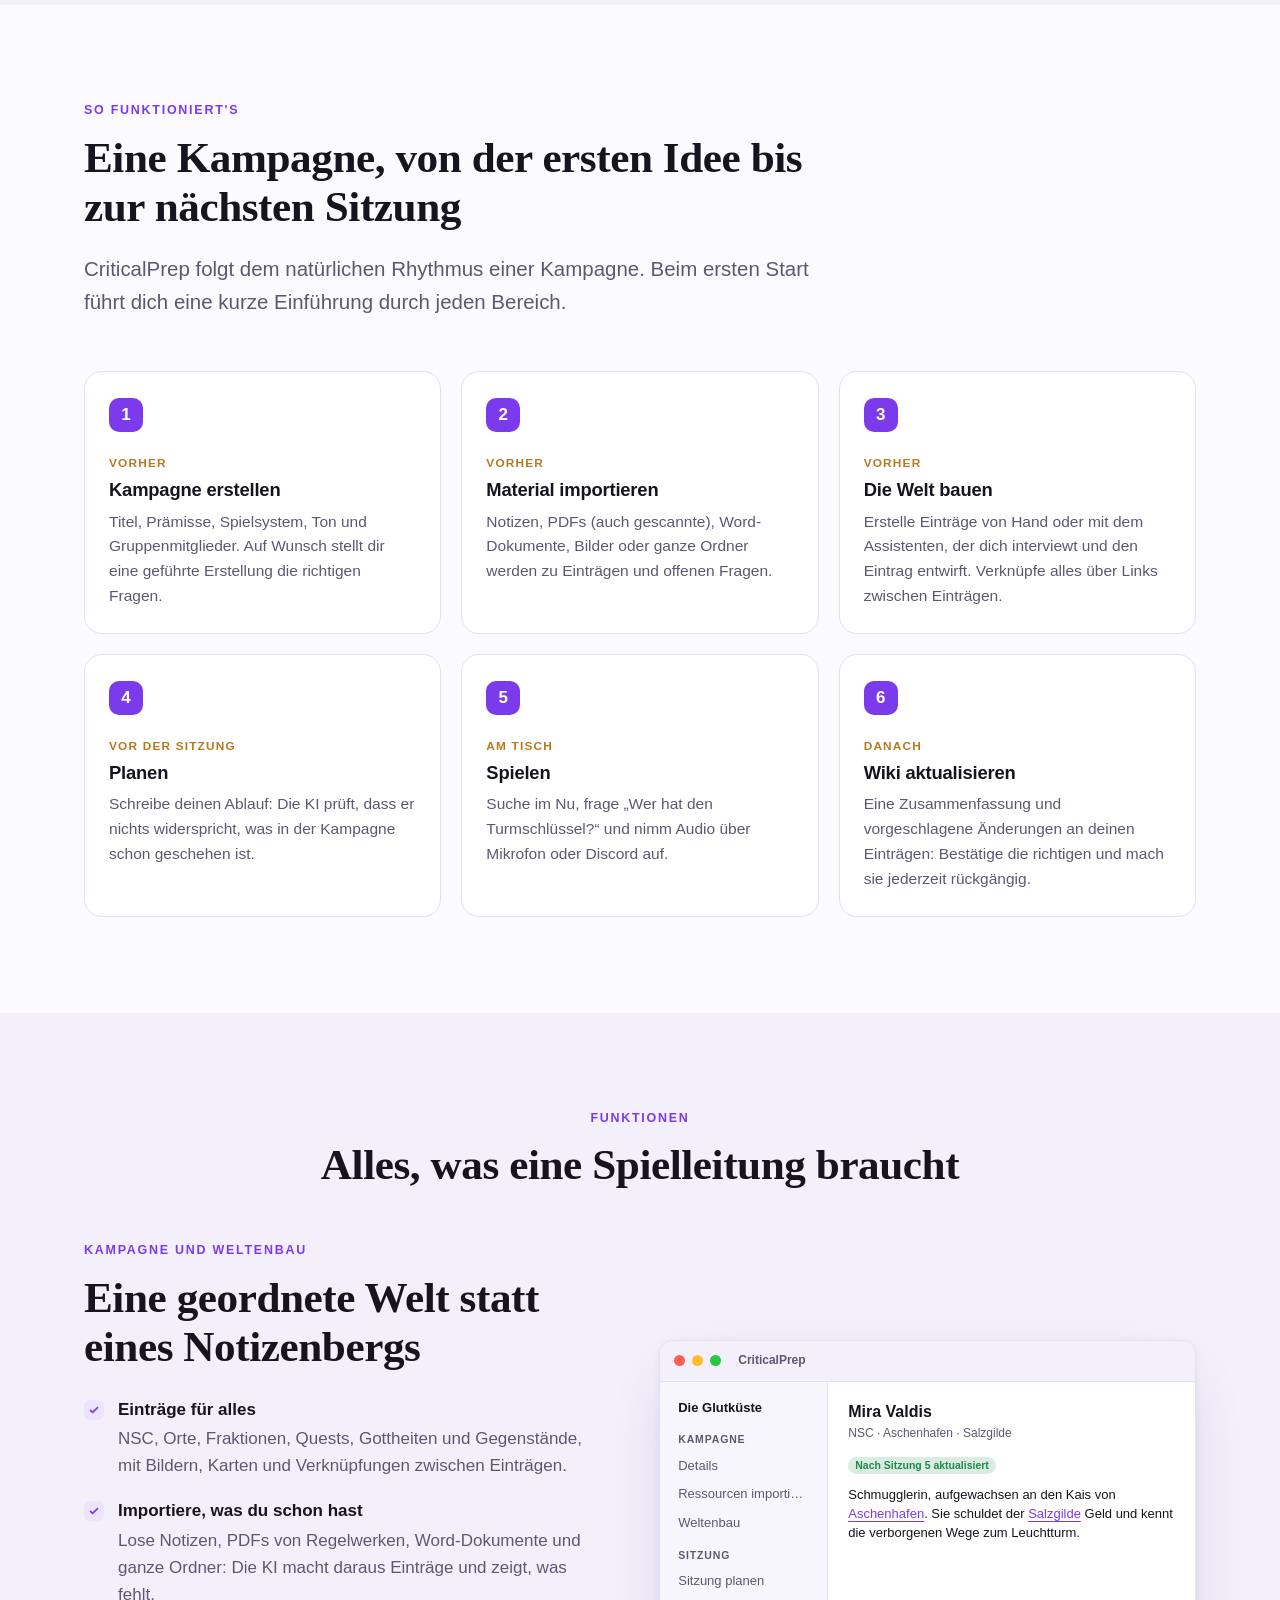
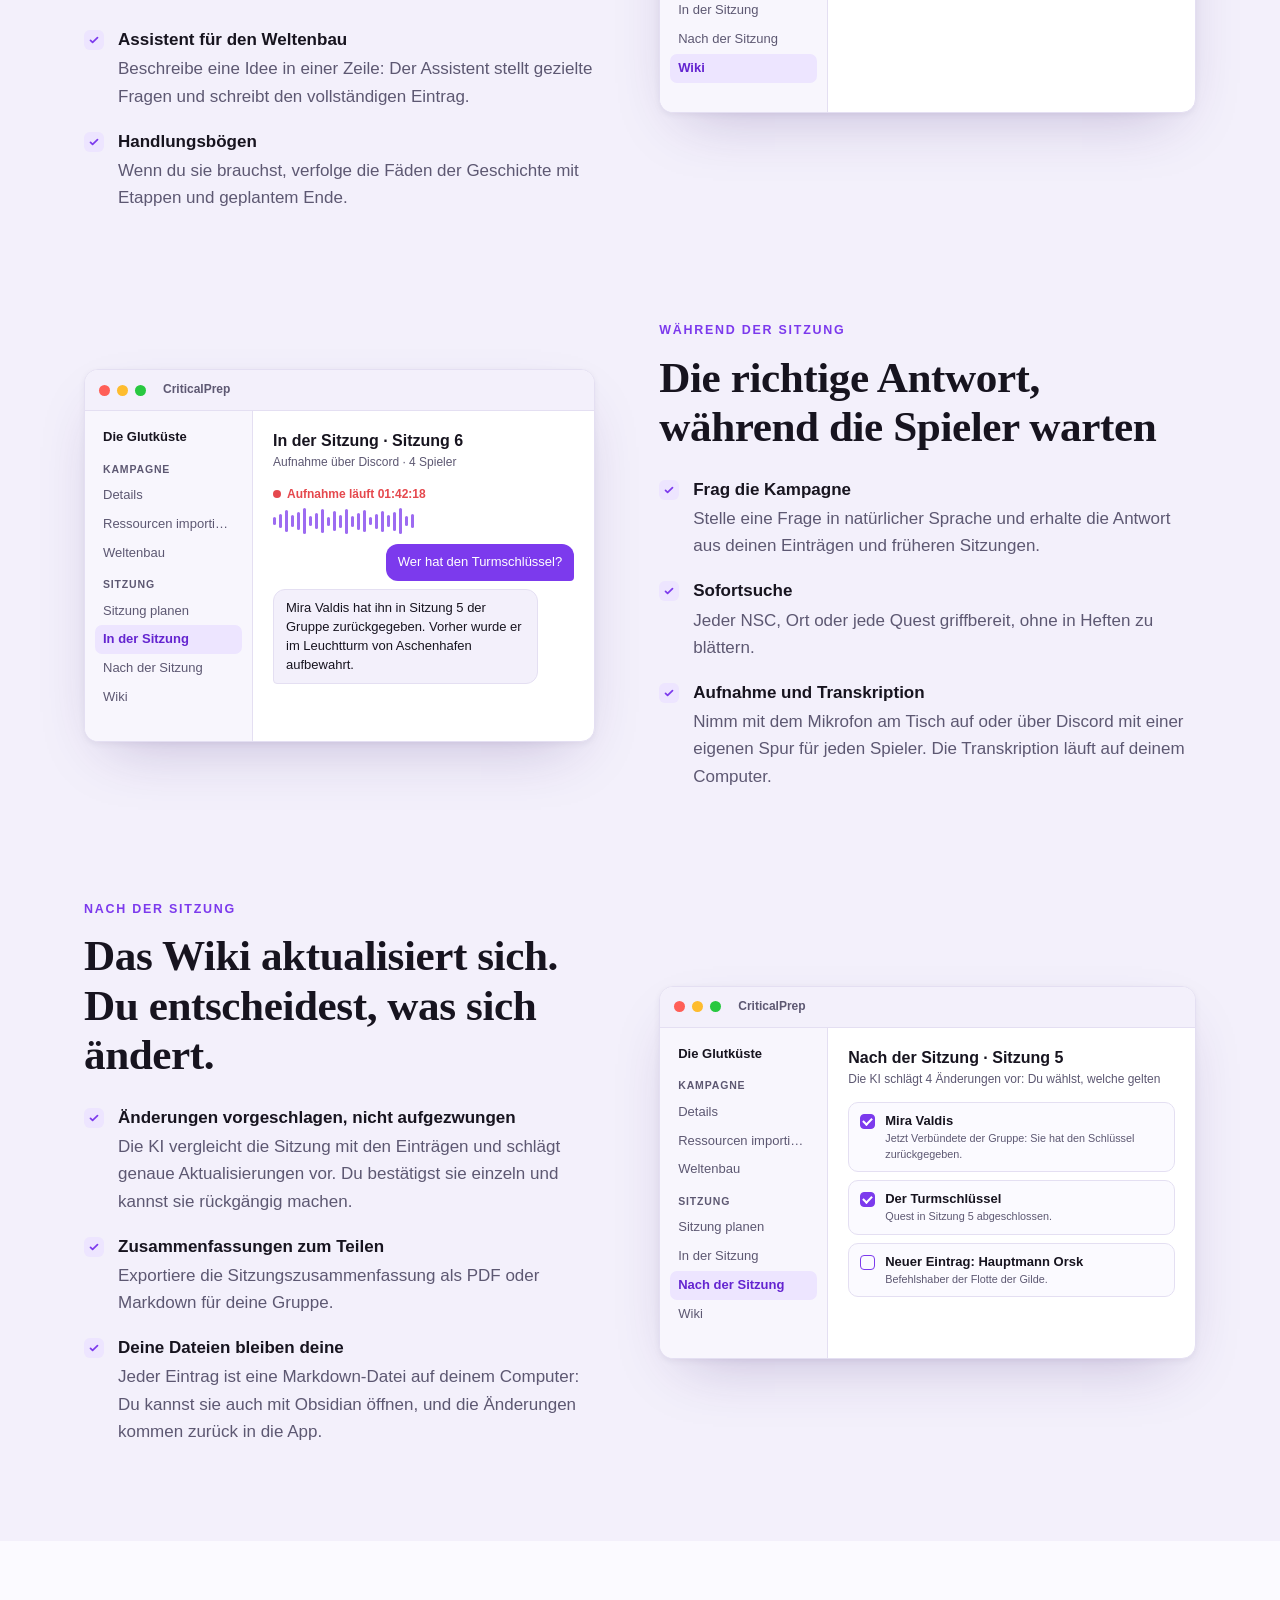
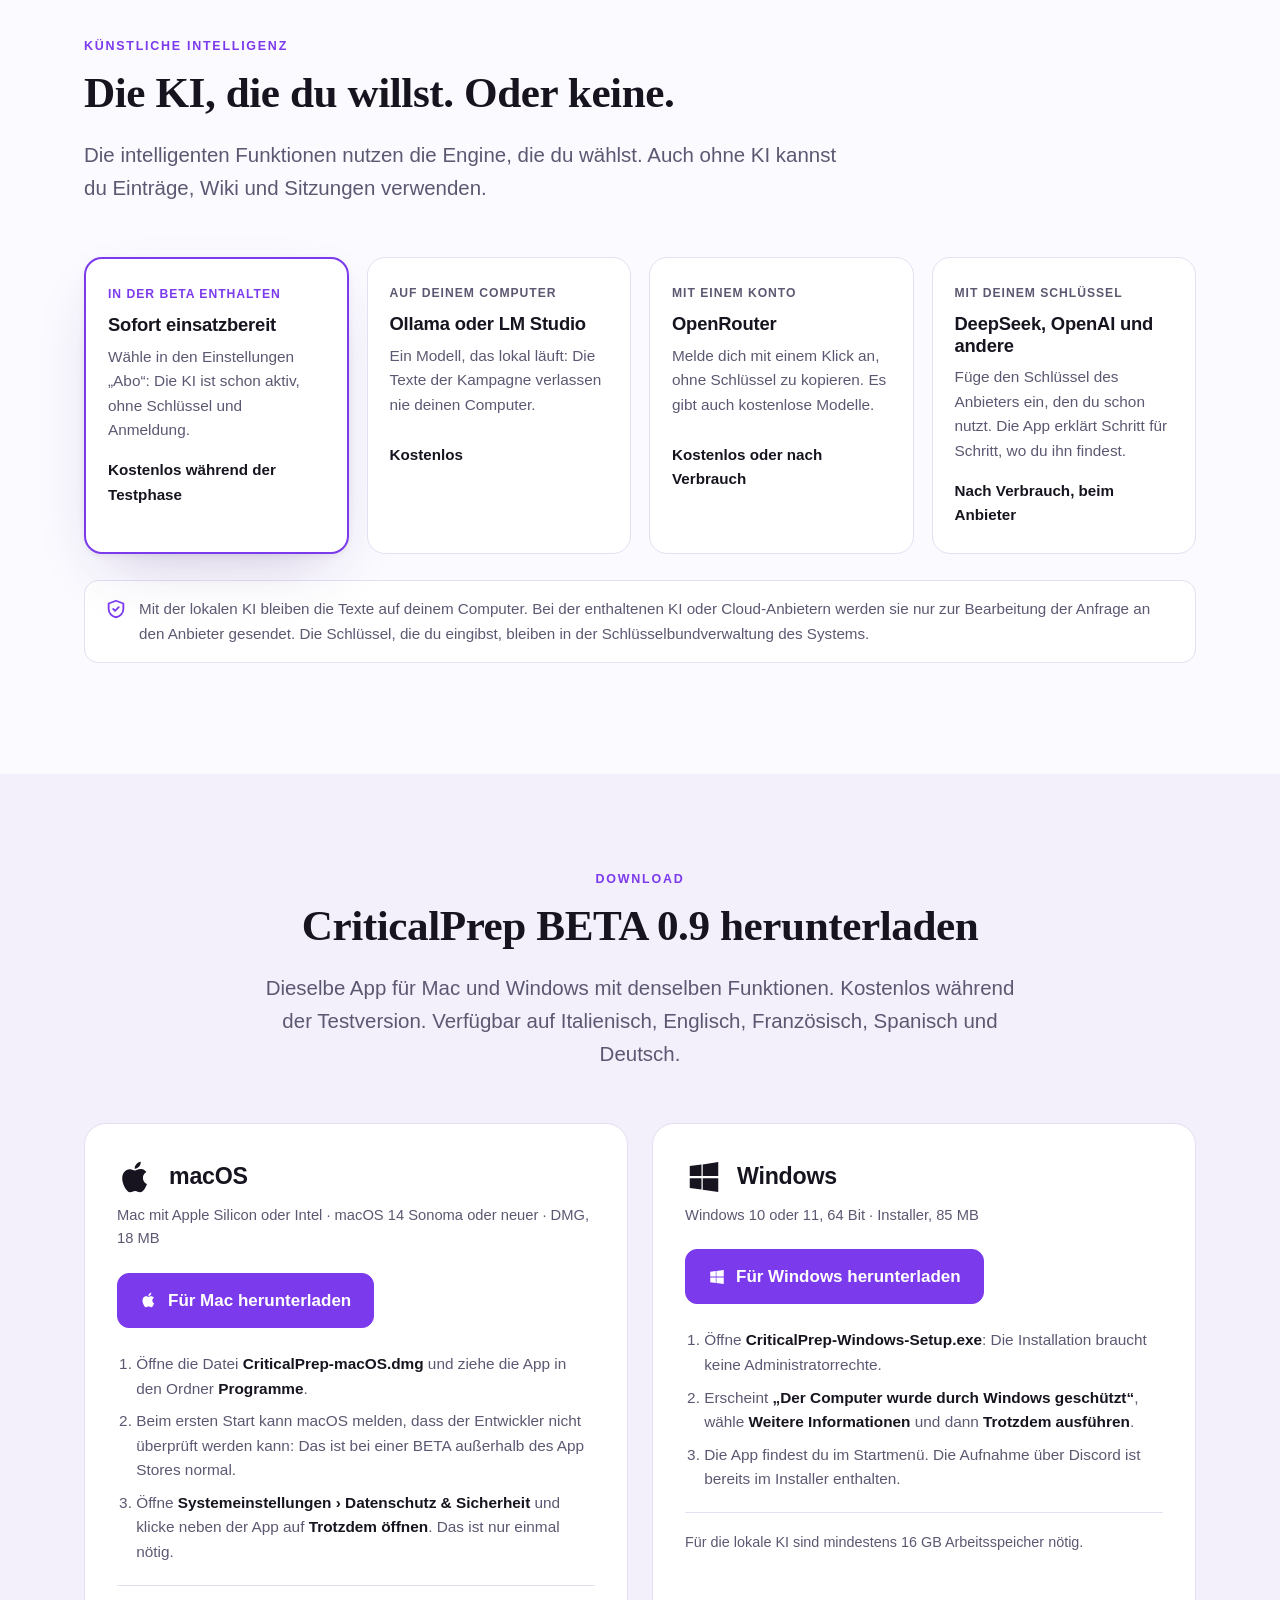
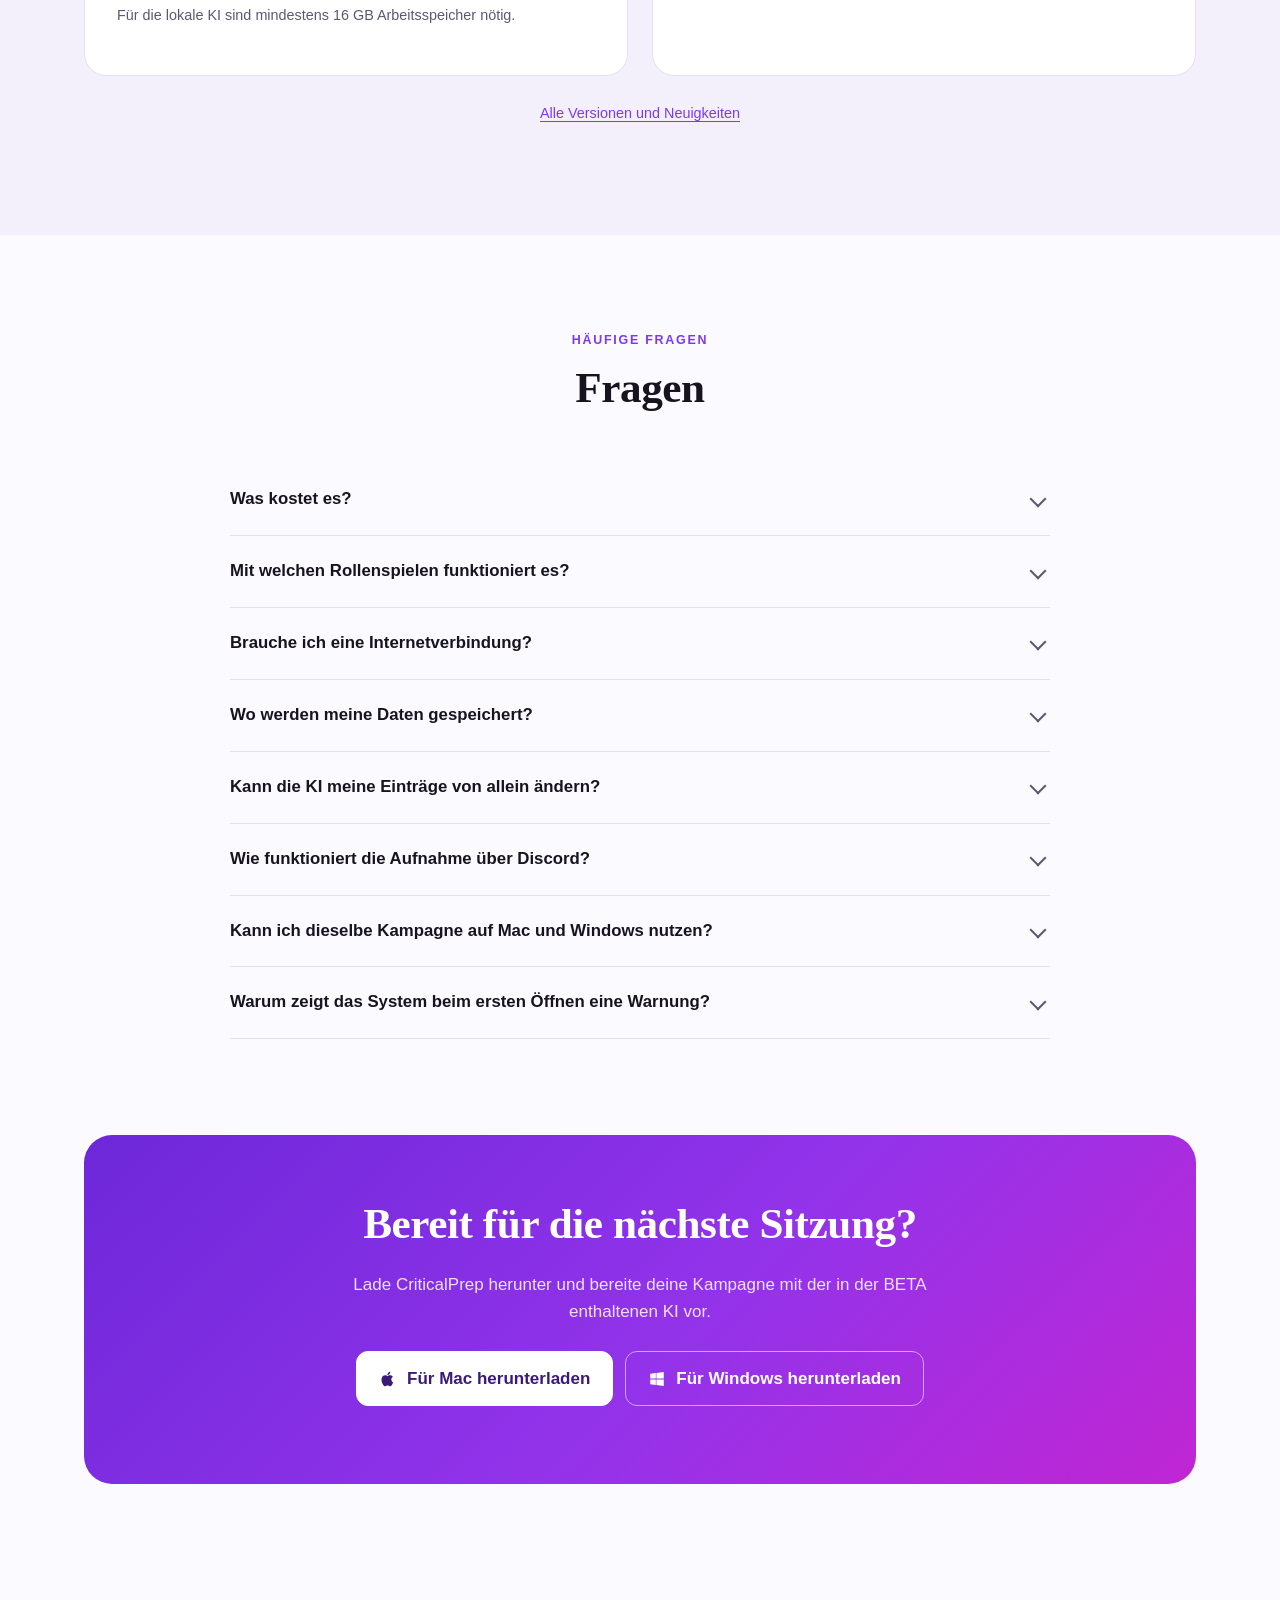
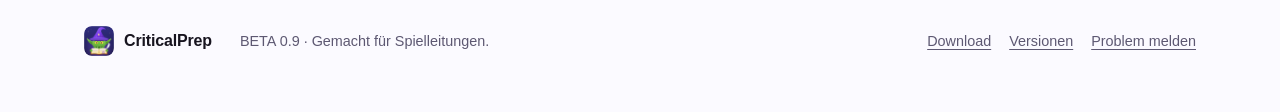
<file: de/index.html>
<!doctype html>
<html lang="de">
<head>
<meta charset="utf-8">
<meta name="viewport" content="width=device-width, initial-scale=1">
<title>CriticalPrep — Der Assistent für die Spielleitung</title>
<meta name="description" content="CriticalPrep ist die App für Mac und Windows, die Spielleitungen jedes Rollenspiels hilft, die Kampagne vorzubereiten, die Sitzung zu leiten und das Wiki mit KI aktuell zu halten. Kostenlose BETA mit enthaltener KI.">
<link rel="canonical" href="https://enrik90vol2.github.io/CriticalPrep/de/">
<link rel="alternate" hreflang="it" href="https://enrik90vol2.github.io/CriticalPrep/">
<link rel="alternate" hreflang="en" href="https://enrik90vol2.github.io/CriticalPrep/en/">
<link rel="alternate" hreflang="fr" href="https://enrik90vol2.github.io/CriticalPrep/fr/">
<link rel="alternate" hreflang="es" href="https://enrik90vol2.github.io/CriticalPrep/es/">
<link rel="alternate" hreflang="de" href="https://enrik90vol2.github.io/CriticalPrep/de/">
<link rel="alternate" hreflang="x-default" href="https://enrik90vol2.github.io/CriticalPrep/">
<meta property="og:type" content="website">
<meta property="og:title" content="CriticalPrep — Der Assistent für die Spielleitung">
<meta property="og:description" content="CriticalPrep ist die App für Mac und Windows, die Spielleitungen jedes Rollenspiels hilft, die Kampagne vorzubereiten, die Sitzung zu leiten und das Wiki mit KI aktuell zu halten. Kostenlose BETA mit enthaltener KI.">
<meta property="og:image" content="https://enrik90vol2.github.io/CriticalPrep/assets/icon.png">
<meta name="theme-color" content="#7c3aed">
<link rel="icon" type="image/png" href="../assets/favicon.png">
<link rel="apple-touch-icon" href="../assets/icon.png">
<link rel="stylesheet" href="../assets/style.css">

</head>
<body>
<a class="skip" href="#main">Zum Inhalt springen</a>
<header class="top">
  <div class="wrap">
    <a class="brand" href="#top"><img src="../assets/icon.png" alt="" width="30" height="30">CriticalPrep</a>
    <nav class="nav" aria-label="Herunterladen"><a href="#how-it-works">So funktioniert's</a><a href="#features">Funktionen</a><a href="#ai">KI</a><a href="#faq">Fragen</a></nav>
    <div class="lang" aria-label="Lingua / Language"><a href="../" hreflang="it" lang="it" title="Italiano" onclick="try{localStorage.setItem('cp-lang','it')}catch(e){}">IT</a><a href="../en/" hreflang="en" lang="en" title="English" onclick="try{localStorage.setItem('cp-lang','en')}catch(e){}">EN</a><a href="../fr/" hreflang="fr" lang="fr" title="Français" onclick="try{localStorage.setItem('cp-lang','fr')}catch(e){}">FR</a><a href="../es/" hreflang="es" lang="es" title="Español" onclick="try{localStorage.setItem('cp-lang','es')}catch(e){}">ES</a><span aria-current="true">DE</span></div>
    <a class="btn btn-primary" href="#download">Herunterladen</a>
  </div>
</header>

<main id="main">
<section class="hero" id="top">
  <div class="wrap hero-grid">
    <div>
      <span class="badge"><b>BETA 0.9</b>Kostenlose Testversion · KI inklusive</span>
      <h1>Weniger vorbereiten.<br><em>Mehr spielen.</em></h1>
      <p class="lead">CriticalPrep ist der Assistent für die Spielleitung von Pen-&amp;-Paper-Rollenspielen. Er hält deine Kampagne in Ordnung, hilft dir während der Sitzung und aktualisiert danach das Wiki mit dem, was passiert ist. Er funktioniert mit jedem Spielsystem.</p>
      <div class="actions">
        <a class="btn btn-primary" href="https://github.com/enrik90vol2/CriticalPrep/releases/latest/download/CriticalPrep-macOS.dmg"><svg viewBox="0 0 24 24" fill="currentColor" aria-hidden="true"><path d="M16.4 12.6c0-2.4 2-3.6 2.1-3.7-1.1-1.7-2.9-1.9-3.5-1.9-1.5-.2-2.9.9-3.7.9-.8 0-1.9-.9-3.2-.8-1.6 0-3.1 1-4 2.4-1.7 3-.4 7.3 1.2 9.7.8 1.2 1.8 2.5 3 2.4 1.2 0 1.7-.8 3.1-.8 1.5 0 1.9.8 3.2.8 1.3 0 2.2-1.2 3-2.4.9-1.4 1.3-2.7 1.3-2.8 0 0-2.5-1-2.5-3.8zM14 5.4c.7-.8 1.1-1.9 1-3-1 0-2.1.7-2.8 1.5-.6.7-1.2 1.8-1 2.9 1 .1 2.1-.6 2.8-1.4z"/></svg>Für Mac herunterladen</a>
        <a class="btn" href="https://github.com/enrik90vol2/CriticalPrep/releases/latest/download/CriticalPrep-Windows-Setup.exe"><svg viewBox="0 0 24 24" fill="currentColor" aria-hidden="true"><path d="M3 5.1l7.4-1v7.2H3V5.1zm0 13.8l7.4 1v-7.1H3v6.1zm8.2 1.1L21 21.4v-8.6h-9.8V20zm0-15.9v7.3H21V2.6l-9.8 1.5z"/></svg>Für Windows herunterladen</a>
      </div>
      <p class="small muted">Kostenlos während der BETA. Kein Konto, keine Kreditkarte.</p>
    </div>
    <div class="window" role="img" aria-label="Weltenbau"><div class="window-bar"><i></i><i></i><i></i><span>CriticalPrep</span></div><div class="window-body"><aside class="side" aria-hidden="true"><div class="camp">Die Glutküste</div><p>Kampagne</p><div class="">Details</div><div class="">Ressourcen importieren</div><div class="on">Weltenbau</div><p>Sitzung</p><div class="">Sitzung planen</div><div class="">In der Sitzung</div><div class="">Nach der Sitzung</div><div class="">Wiki</div></aside><div class="main" aria-hidden="true"><h4>Weltenbau</h4><div class="sub">24 Einträge · 6 aktive Quests</div><div class="cards"><div class="mini"><span class="tag">NSC</span><b>Mira Valdis</b><small>Schmugglerin, bei der Gilde verschuldet</small></div><div class="mini"><span class="tag">Ort</span><b>Aschenhafen</b><small>Hafenstadt auf Lava gebaut</small></div><div class="mini"><span class="tag">Fraktion</span><b>Die Salzgilde</b><small>Kontrolliert Kais und Handelsrouten</small></div><div class="mini"><span class="tag gold">Quest</span><b>Der Turmschlüssel</b><small>Wer hat ihn vom Leuchtturm gestohlen?</small></div></div></div></div></div>
  </div>
</section>

<section class="alt">
  <div class="wrap">
    <div class="section-head center">
      <p class="eyebrow">Was es ist</p>
      <h2>Dein zweites Gehirn als Spielleitung</h2>
      <p class="lead">Jede Kampagne sammelt Namen, Orte, Geheimnisse und Versprechen vom Spieltisch. CriticalPrep bringt alles an einen Ort und hilft dir in drei Momenten.</p>
    </div>
    <div class="pillars"><div class="pillar"><div class="num">1</div><h3>Vorbereiten</h3><p>Baue die Welt mit NSC, Orten, Fraktionen, Quests und Gottheiten. Importiere deine Notizen und lass die KI daraus aufgeräumte Einträge machen.</p></div><div class="pillar"><div class="num">2</div><h3>Spielen</h3><p>Am Tisch findest du jeden Eintrag im Nu, fragst die Kampagne, wer was weiß, und nimmst die Sitzung auf, auch über Discord.</p></div><div class="pillar"><div class="num">3</div><h3>Aktualisieren</h3><p>Nach der Sitzung liest die KI Notizen und Transkript und schlägt Änderungen an deinen Einträgen vor. Du wählst einzeln aus, welche bleiben.</p></div></div>
  </div>
</section>

<section id="how-it-works">
  <div class="wrap">
    <div class="section-head">
      <p class="eyebrow">So funktioniert's</p>
      <h2>Eine Kampagne, von der ersten Idee bis zur nächsten Sitzung</h2>
      <p class="lead">CriticalPrep folgt dem natürlichen Rhythmus einer Kampagne. Beim ersten Start führt dich eine kurze Einführung durch jeden Bereich.</p>
    </div>
    <div class="steps"><div class="step"><span class="when">Vorher</span><h3>Kampagne erstellen</h3><p>Titel, Prämisse, Spielsystem, Ton und Gruppenmitglieder. Auf Wunsch stellt dir eine geführte Erstellung die richtigen Fragen.</p></div><div class="step"><span class="when">Vorher</span><h3>Material importieren</h3><p>Notizen, PDFs (auch gescannte), Word-Dokumente, Bilder oder ganze Ordner werden zu Einträgen und offenen Fragen.</p></div><div class="step"><span class="when">Vorher</span><h3>Die Welt bauen</h3><p>Erstelle Einträge von Hand oder mit dem Assistenten, der dich interviewt und den Eintrag entwirft. Verknüpfe alles über Links zwischen Einträgen.</p></div><div class="step"><span class="when">Vor der Sitzung</span><h3>Planen</h3><p>Schreibe deinen Ablauf: Die KI prüft, dass er nichts widerspricht, was in der Kampagne schon geschehen ist.</p></div><div class="step"><span class="when">Am Tisch</span><h3>Spielen</h3><p>Suche im Nu, frage „Wer hat den Turmschlüssel?“ und nimm Audio über Mikrofon oder Discord auf.</p></div><div class="step"><span class="when">Danach</span><h3>Wiki aktualisieren</h3><p>Eine Zusammenfassung und vorgeschlagene Änderungen an deinen Einträgen: Bestätige die richtigen und mach sie jederzeit rückgängig.</p></div></div>
  </div>
</section>

<section class="alt" id="features">
  <div class="wrap">
    <div class="section-head center">
      <p class="eyebrow">Funktionen</p>
      <h2>Alles, was eine Spielleitung braucht</h2>
    </div>
    <div class="feature">
      <div><p class="eyebrow">Kampagne und Weltenbau</p><h2>Eine geordnete Welt statt eines Notizenbergs</h2><ul><li><strong>Einträge für alles</strong><span>NSC, Orte, Fraktionen, Quests, Gottheiten und Gegenstände, mit Bildern, Karten und Verknüpfungen zwischen Einträgen.</span></li><li><strong>Importiere, was du schon hast</strong><span>Lose Notizen, PDFs von Regelwerken, Word-Dokumente und ganze Ordner: Die KI macht daraus Einträge und zeigt, was fehlt.</span></li><li><strong>Assistent für den Weltenbau</strong><span>Beschreibe eine Idee in einer Zeile: Der Assistent stellt gezielte Fragen und schreibt den vollständigen Eintrag.</span></li><li><strong>Handlungsbögen</strong><span>Wenn du sie brauchst, verfolge die Fäden der Geschichte mit Etappen und geplantem Ende.</span></li></ul></div>
      <div class="window" role="img" aria-label="Mira Valdis"><div class="window-bar"><i></i><i></i><i></i><span>CriticalPrep</span></div><div class="window-body"><aside class="side" aria-hidden="true"><div class="camp">Die Glutküste</div><p>Kampagne</p><div class="">Details</div><div class="">Ressourcen importieren</div><div class="">Weltenbau</div><p>Sitzung</p><div class="">Sitzung planen</div><div class="">In der Sitzung</div><div class="">Nach der Sitzung</div><div class="on">Wiki</div></aside><div class="main" aria-hidden="true"><h4>Mira Valdis</h4><div class="sub">NSC · Aschenhafen · Salzgilde</div><span class="tag ok">Nach Sitzung 5 aktualisiert</span><p style="margin:8px 0 0">Schmugglerin, aufgewachsen an den Kais von <a href="#" tabindex="-1" onclick="return false">Aschenhafen</a>. Sie schuldet der <a href="#" tabindex="-1" onclick="return false">Salzgilde</a> Geld und kennt die verborgenen Wege zum Leuchtturm.</p></div></div></div>
    </div>
    <div class="feature flip">
      <div><p class="eyebrow">Während der Sitzung</p><h2>Die richtige Antwort, während die Spieler warten</h2><ul><li><strong>Frag die Kampagne</strong><span>Stelle eine Frage in natürlicher Sprache und erhalte die Antwort aus deinen Einträgen und früheren Sitzungen.</span></li><li><strong>Sofortsuche</strong><span>Jeder NSC, Ort oder jede Quest griffbereit, ohne in Heften zu blättern.</span></li><li><strong>Aufnahme und Transkription</strong><span>Nimm mit dem Mikrofon am Tisch auf oder über Discord mit einer eigenen Spur für jeden Spieler. Die Transkription läuft auf deinem Computer.</span></li></ul></div>
      <div class="window" role="img" aria-label="In der Sitzung · Sitzung 6"><div class="window-bar"><i></i><i></i><i></i><span>CriticalPrep</span></div><div class="window-body"><aside class="side" aria-hidden="true"><div class="camp">Die Glutküste</div><p>Kampagne</p><div class="">Details</div><div class="">Ressourcen importieren</div><div class="">Weltenbau</div><p>Sitzung</p><div class="">Sitzung planen</div><div class="on">In der Sitzung</div><div class="">Nach der Sitzung</div><div class="">Wiki</div></aside><div class="main" aria-hidden="true"><h4>In der Sitzung · Sitzung 6</h4><div class="sub">Aufnahme über Discord · 4 Spieler</div><span class="rec">Aufnahme läuft 01:42:18</span><div class="wave"><i style="height:8px"></i><i style="height:14px"></i><i style="height:22px"></i><i style="height:12px"></i><i style="height:18px"></i><i style="height:26px"></i><i style="height:10px"></i><i style="height:16px"></i><i style="height:24px"></i><i style="height:9px"></i><i style="height:20px"></i><i style="height:13px"></i><i style="height:25px"></i><i style="height:11px"></i><i style="height:17px"></i><i style="height:22px"></i><i style="height:8px"></i><i style="height:15px"></i><i style="height:21px"></i><i style="height:12px"></i><i style="height:19px"></i><i style="height:26px"></i><i style="height:10px"></i><i style="height:14px"></i></div><div class="chat"><div class="bubble q">Wer hat den Turmschlüssel?</div><div class="bubble a">Mira Valdis hat ihn in Sitzung 5 der Gruppe zurückgegeben. Vorher wurde er im Leuchtturm von Aschenhafen aufbewahrt.</div></div></div></div></div>
    </div>
    <div class="feature">
      <div><p class="eyebrow">Nach der Sitzung</p><h2>Das Wiki aktualisiert sich. Du entscheidest, was sich ändert.</h2><ul><li><strong>Änderungen vorgeschlagen, nicht aufgezwungen</strong><span>Die KI vergleicht die Sitzung mit den Einträgen und schlägt genaue Aktualisierungen vor. Du bestätigst sie einzeln und kannst sie rückgängig machen.</span></li><li><strong>Zusammenfassungen zum Teilen</strong><span>Exportiere die Sitzungszusammenfassung als PDF oder Markdown für deine Gruppe.</span></li><li><strong>Deine Dateien bleiben deine</strong><span>Jeder Eintrag ist eine Markdown-Datei auf deinem Computer: Du kannst sie auch mit Obsidian öffnen, und die Änderungen kommen zurück in die App.</span></li></ul></div>
      <div class="window" role="img" aria-label="Nach der Sitzung · Sitzung 5"><div class="window-bar"><i></i><i></i><i></i><span>CriticalPrep</span></div><div class="window-body"><aside class="side" aria-hidden="true"><div class="camp">Die Glutküste</div><p>Kampagne</p><div class="">Details</div><div class="">Ressourcen importieren</div><div class="">Weltenbau</div><p>Sitzung</p><div class="">Sitzung planen</div><div class="">In der Sitzung</div><div class="on">Nach der Sitzung</div><div class="">Wiki</div></aside><div class="main" aria-hidden="true"><h4>Nach der Sitzung · Sitzung 5</h4><div class="sub">Die KI schlägt 4 Änderungen vor: Du wählst, welche gelten</div><div class="patch"><span class="box on"></span><div><b>Mira Valdis</b><small>Jetzt Verbündete der Gruppe: Sie hat den Schlüssel zurückgegeben.</small></div></div><div class="patch"><span class="box on"></span><div><b>Der Turmschlüssel</b><small>Quest in Sitzung 5 abgeschlossen.</small></div></div><div class="patch"><span class="box"></span><div><b>Neuer Eintrag: Hauptmann Orsk</b><small>Befehlshaber der Flotte der Gilde.</small></div></div></div></div></div>
    </div>
  </div>
</section>

<section id="ai">
  <div class="wrap">
    <div class="section-head">
      <p class="eyebrow">Künstliche Intelligenz</p>
      <h2>Die KI, die du willst. Oder keine.</h2>
      <p class="lead">Die intelligenten Funktionen nutzen die Engine, die du wählst. Auch ohne KI kannst du Einträge, Wiki und Sitzungen verwenden.</p>
    </div>
    <div class="ai-grid"><div class="ai-card star"><div class="label">In der BETA enthalten</div><h3>Sofort einsatzbereit</h3><p>Wähle in den Einstellungen „Abo“: Die KI ist schon aktiv, ohne Schlüssel und Anmeldung.</p><p class="price">Kostenlos während der Testphase</p></div><div class="ai-card"><div class="label">Auf deinem Computer</div><h3>Ollama oder LM Studio</h3><p>Ein Modell, das lokal läuft: Die Texte der Kampagne verlassen nie deinen Computer.</p><p class="price">Kostenlos</p></div><div class="ai-card"><div class="label">Mit einem Konto</div><h3>OpenRouter</h3><p>Melde dich mit einem Klick an, ohne Schlüssel zu kopieren. Es gibt auch kostenlose Modelle.</p><p class="price">Kostenlos oder nach Verbrauch</p></div><div class="ai-card"><div class="label">Mit deinem Schlüssel</div><h3>DeepSeek, OpenAI und andere</h3><p>Füge den Schlüssel des Anbieters ein, den du schon nutzt. Die App erklärt Schritt für Schritt, wo du ihn findest.</p><p class="price">Nach Verbrauch, beim Anbieter</p></div></div>
    <p class="note"><svg viewBox="0 0 24 24" fill="none" stroke="currentColor" stroke-width="2" stroke-linecap="round" stroke-linejoin="round" aria-hidden="true"><path d="M12 3l8 3v6c0 4.5-3.4 8.3-8 9-4.6-.7-8-4.5-8-9V6l8-3z"/><path d="M9 12l2 2 4-4"/></svg><span>Mit der lokalen KI bleiben die Texte auf deinem Computer. Bei der enthaltenen KI oder Cloud-Anbietern werden sie nur zur Bearbeitung der Anfrage an den Anbieter gesendet. Die Schlüssel, die du eingibst, bleiben in der Schlüsselbundverwaltung des Systems.</span></p>
  </div>
</section>

<section class="alt" id="download">
  <div class="wrap">
    <div class="section-head center">
      <p class="eyebrow">Download</p>
      <h2>CriticalPrep BETA 0.9 herunterladen</h2>
      <p class="lead">Dieselbe App für Mac und Windows mit denselben Funktionen. Kostenlos während der Testversion. Verfügbar auf Italienisch, Englisch, Französisch, Spanisch und Deutsch.</p>
    </div>
    <div class="dl-grid">
      <div class="dl">
        <div class="dl-head"><svg viewBox="0 0 24 24" fill="currentColor" aria-hidden="true"><path d="M16.4 12.6c0-2.4 2-3.6 2.1-3.7-1.1-1.7-2.9-1.9-3.5-1.9-1.5-.2-2.9.9-3.7.9-.8 0-1.9-.9-3.2-.8-1.6 0-3.1 1-4 2.4-1.7 3-.4 7.3 1.2 9.7.8 1.2 1.8 2.5 3 2.4 1.2 0 1.7-.8 3.1-.8 1.5 0 1.9.8 3.2.8 1.3 0 2.2-1.2 3-2.4.9-1.4 1.3-2.7 1.3-2.8 0 0-2.5-1-2.5-3.8zM14 5.4c.7-.8 1.1-1.9 1-3-1 0-2.1.7-2.8 1.5-.6.7-1.2 1.8-1 2.9 1 .1 2.1-.6 2.8-1.4z"/></svg><h3>macOS</h3></div>
        <p class="meta">Mac mit Apple Silicon oder Intel · macOS 14 Sonoma oder neuer · DMG, 18 MB</p>
        <a class="btn btn-primary" href="https://github.com/enrik90vol2/CriticalPrep/releases/latest/download/CriticalPrep-macOS.dmg"><svg viewBox="0 0 24 24" fill="currentColor" aria-hidden="true"><path d="M16.4 12.6c0-2.4 2-3.6 2.1-3.7-1.1-1.7-2.9-1.9-3.5-1.9-1.5-.2-2.9.9-3.7.9-.8 0-1.9-.9-3.2-.8-1.6 0-3.1 1-4 2.4-1.7 3-.4 7.3 1.2 9.7.8 1.2 1.8 2.5 3 2.4 1.2 0 1.7-.8 3.1-.8 1.5 0 1.9.8 3.2.8 1.3 0 2.2-1.2 3-2.4.9-1.4 1.3-2.7 1.3-2.8 0 0-2.5-1-2.5-3.8zM14 5.4c.7-.8 1.1-1.9 1-3-1 0-2.1.7-2.8 1.5-.6.7-1.2 1.8-1 2.9 1 .1 2.1-.6 2.8-1.4z"/></svg>Für Mac herunterladen</a>
        <ol><li>Öffne die Datei <strong>CriticalPrep-macOS.dmg</strong> und ziehe die App in den Ordner <strong>Programme</strong>.</li><li>Beim ersten Start kann macOS melden, dass der Entwickler nicht überprüft werden kann: Das ist bei einer BETA außerhalb des App Stores normal.</li><li>Öffne <strong>Systemeinstellungen › Datenschutz &amp; Sicherheit</strong> und klicke neben der App auf <strong>Trotzdem öffnen</strong>. Das ist nur einmal nötig.</li></ol>
        <p class="req">Für die lokale KI sind mindestens 16 GB Arbeitsspeicher nötig.</p>
      </div>
      <div class="dl">
        <div class="dl-head"><svg viewBox="0 0 24 24" fill="currentColor" aria-hidden="true"><path d="M3 5.1l7.4-1v7.2H3V5.1zm0 13.8l7.4 1v-7.1H3v6.1zm8.2 1.1L21 21.4v-8.6h-9.8V20zm0-15.9v7.3H21V2.6l-9.8 1.5z"/></svg><h3>Windows</h3></div>
        <p class="meta">Windows 10 oder 11, 64 Bit · Installer, 85 MB</p>
        <a class="btn btn-primary" href="https://github.com/enrik90vol2/CriticalPrep/releases/latest/download/CriticalPrep-Windows-Setup.exe"><svg viewBox="0 0 24 24" fill="currentColor" aria-hidden="true"><path d="M3 5.1l7.4-1v7.2H3V5.1zm0 13.8l7.4 1v-7.1H3v6.1zm8.2 1.1L21 21.4v-8.6h-9.8V20zm0-15.9v7.3H21V2.6l-9.8 1.5z"/></svg>Für Windows herunterladen</a>
        <ol><li>Öffne <strong>CriticalPrep-Windows-Setup.exe</strong>: Die Installation braucht keine Administratorrechte.</li><li>Erscheint <strong>„Der Computer wurde durch Windows geschützt“</strong>, wähle <strong>Weitere Informationen</strong> und dann <strong>Trotzdem ausführen</strong>.</li><li>Die App findest du im Startmenü. Die Aufnahme über Discord ist bereits im Installer enthalten.</li></ol>
        <p class="req">Für die lokale KI sind mindestens 16 GB Arbeitsspeicher nötig.</p>
      </div>
    </div>
    <p class="small muted" style="text-align:center;margin-top:26px"><a href="https://github.com/enrik90vol2/CriticalPrep/releases">Alle Versionen und Neuigkeiten</a></p>
  </div>
</section>

<section id="faq">
  <div class="wrap">
    <div class="section-head center">
      <p class="eyebrow">Häufige Fragen</p>
      <h2>Fragen</h2>
    </div>
    <div class="faq"><details><summary>Was kostet es?</summary><p>Während der BETA ist CriticalPrep kostenlos, KI inklusive. Du kannst auch ein kostenloses lokales Modell oder dein OpenRouter-Konto nutzen.</p></details><details><summary>Mit welchen Rollenspielen funktioniert es?</summary><p>Mit allen: D&D, Pathfinder, Cthulhu, eigene Systeme. Du gibst das System in den Kampagnendetails an, und die KI berücksichtigt es.</p></details><details><summary>Brauche ich eine Internetverbindung?</summary><p>Nur für die enthaltene KI oder Cloud-Anbieter. Mit einem lokalen Modell (Ollama oder LM Studio) und ohne Discord-Aufnahme funktioniert es auch offline.</p></details><details><summary>Wo werden meine Daten gespeichert?</summary><p>Auf deinem Computer, in einem Ordner deiner Wahl. Die Einträge sind Markdown-Dateien, lesbar mit jedem Editor oder mit Obsidian. Es gibt kein Konto und keine CriticalPrep-Cloud.</p></details><details><summary>Kann die KI meine Einträge von allein ändern?</summary><p>Nein. Nach der Sitzung schlägt sie Änderungen vor, und du wählst, welche gelten. Jede Änderung lässt sich rückgängig machen.</p></details><details><summary>Wie funktioniert die Aufnahme über Discord?</summary><p>Du erstellst deinen eigenen Discord-Bot, die App führt dich Schritt für Schritt. Der Bot betritt den Sprachkanal und nimmt jeden Spieler auf einer eigenen Spur auf; die Transkription läuft auf deinem Computer.</p></details><details><summary>Kann ich dieselbe Kampagne auf Mac und Windows nutzen?</summary><p>Ja: Kampagnen sind Ordner mit normalen Dateien. Kopiere sie oder lege sie in einen synchronisierten Ordner und öffne sie auf beiden Systemen.</p></details><details><summary>Warum zeigt das System beim ersten Öffnen eine Warnung?</summary><p>Die BETA ist noch nicht mit einem kostenpflichtigen Zertifikat von Apple oder Microsoft signiert, daher fragt das System beim ersten Mal nach einer Bestätigung. Die Anleitung steht oben im Bereich Download.</p></details></div>
  </div>
</section>

<section style="padding-top:0">
  <div class="wrap">
    <div class="cta">
      <h2>Bereit für die nächste Sitzung?</h2>
      <p>Lade CriticalPrep herunter und bereite deine Kampagne mit der in der BETA enthaltenen KI vor.</p>
      <div class="actions">
        <a class="btn" href="https://github.com/enrik90vol2/CriticalPrep/releases/latest/download/CriticalPrep-macOS.dmg"><svg viewBox="0 0 24 24" fill="currentColor" aria-hidden="true"><path d="M16.4 12.6c0-2.4 2-3.6 2.1-3.7-1.1-1.7-2.9-1.9-3.5-1.9-1.5-.2-2.9.9-3.7.9-.8 0-1.9-.9-3.2-.8-1.6 0-3.1 1-4 2.4-1.7 3-.4 7.3 1.2 9.7.8 1.2 1.8 2.5 3 2.4 1.2 0 1.7-.8 3.1-.8 1.5 0 1.9.8 3.2.8 1.3 0 2.2-1.2 3-2.4.9-1.4 1.3-2.7 1.3-2.8 0 0-2.5-1-2.5-3.8zM14 5.4c.7-.8 1.1-1.9 1-3-1 0-2.1.7-2.8 1.5-.6.7-1.2 1.8-1 2.9 1 .1 2.1-.6 2.8-1.4z"/></svg>Für Mac herunterladen</a>
        <a class="btn ghost" href="https://github.com/enrik90vol2/CriticalPrep/releases/latest/download/CriticalPrep-Windows-Setup.exe"><svg viewBox="0 0 24 24" fill="currentColor" aria-hidden="true"><path d="M3 5.1l7.4-1v7.2H3V5.1zm0 13.8l7.4 1v-7.1H3v6.1zm8.2 1.1L21 21.4v-8.6h-9.8V20zm0-15.9v7.3H21V2.6l-9.8 1.5z"/></svg>Für Windows herunterladen</a>
      </div>
    </div>
  </div>
</section>
</main>

<footer>
  <div class="wrap">
    <a class="brand" href="#top"><img src="../assets/icon.png" alt="" width="24" height="24">CriticalPrep</a>
    <span>BETA 0.9 · Gemacht für Spielleitungen.</span>
    <nav><a href="#download">Download</a><a href="https://github.com/enrik90vol2/CriticalPrep/releases">Versionen</a><a href="https://github.com/enrik90vol2/CriticalPrep/issues">Problem melden</a></nav>
  </div>
</footer>
</body>
</html>
</file>
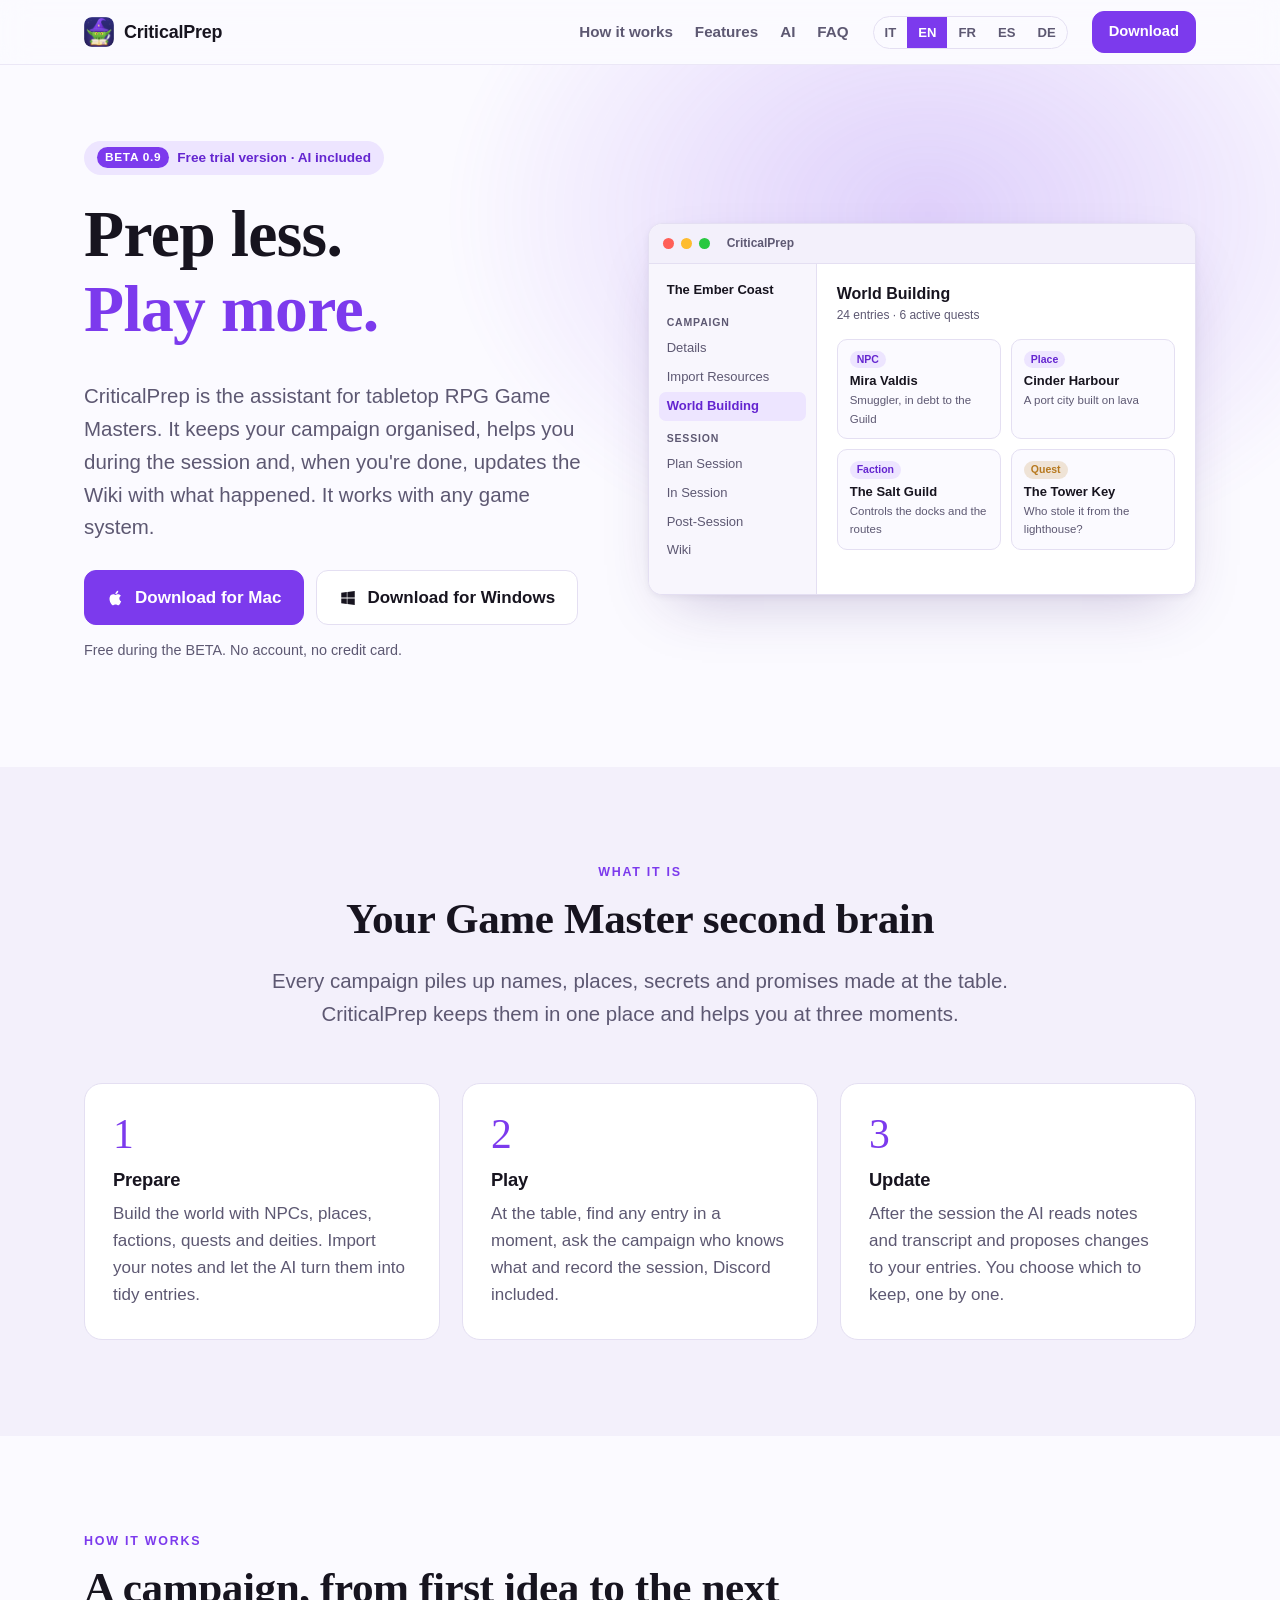
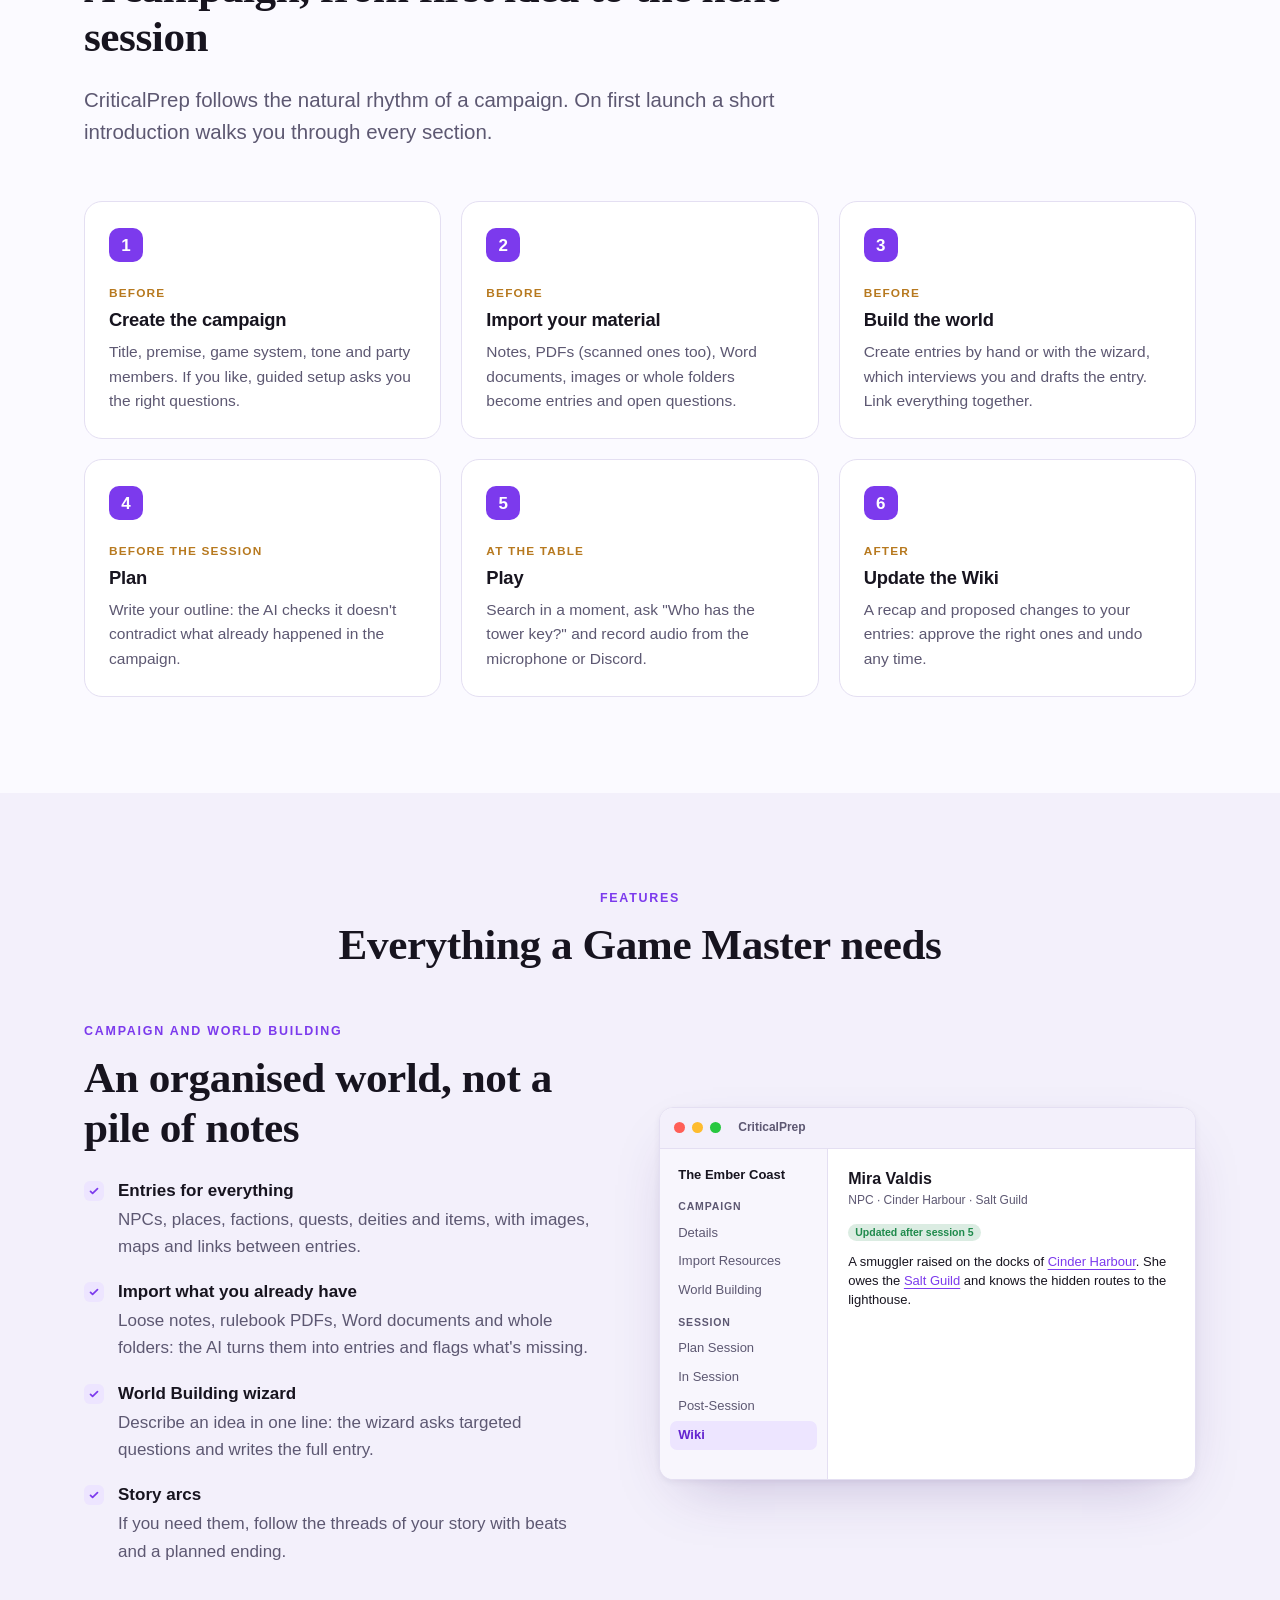
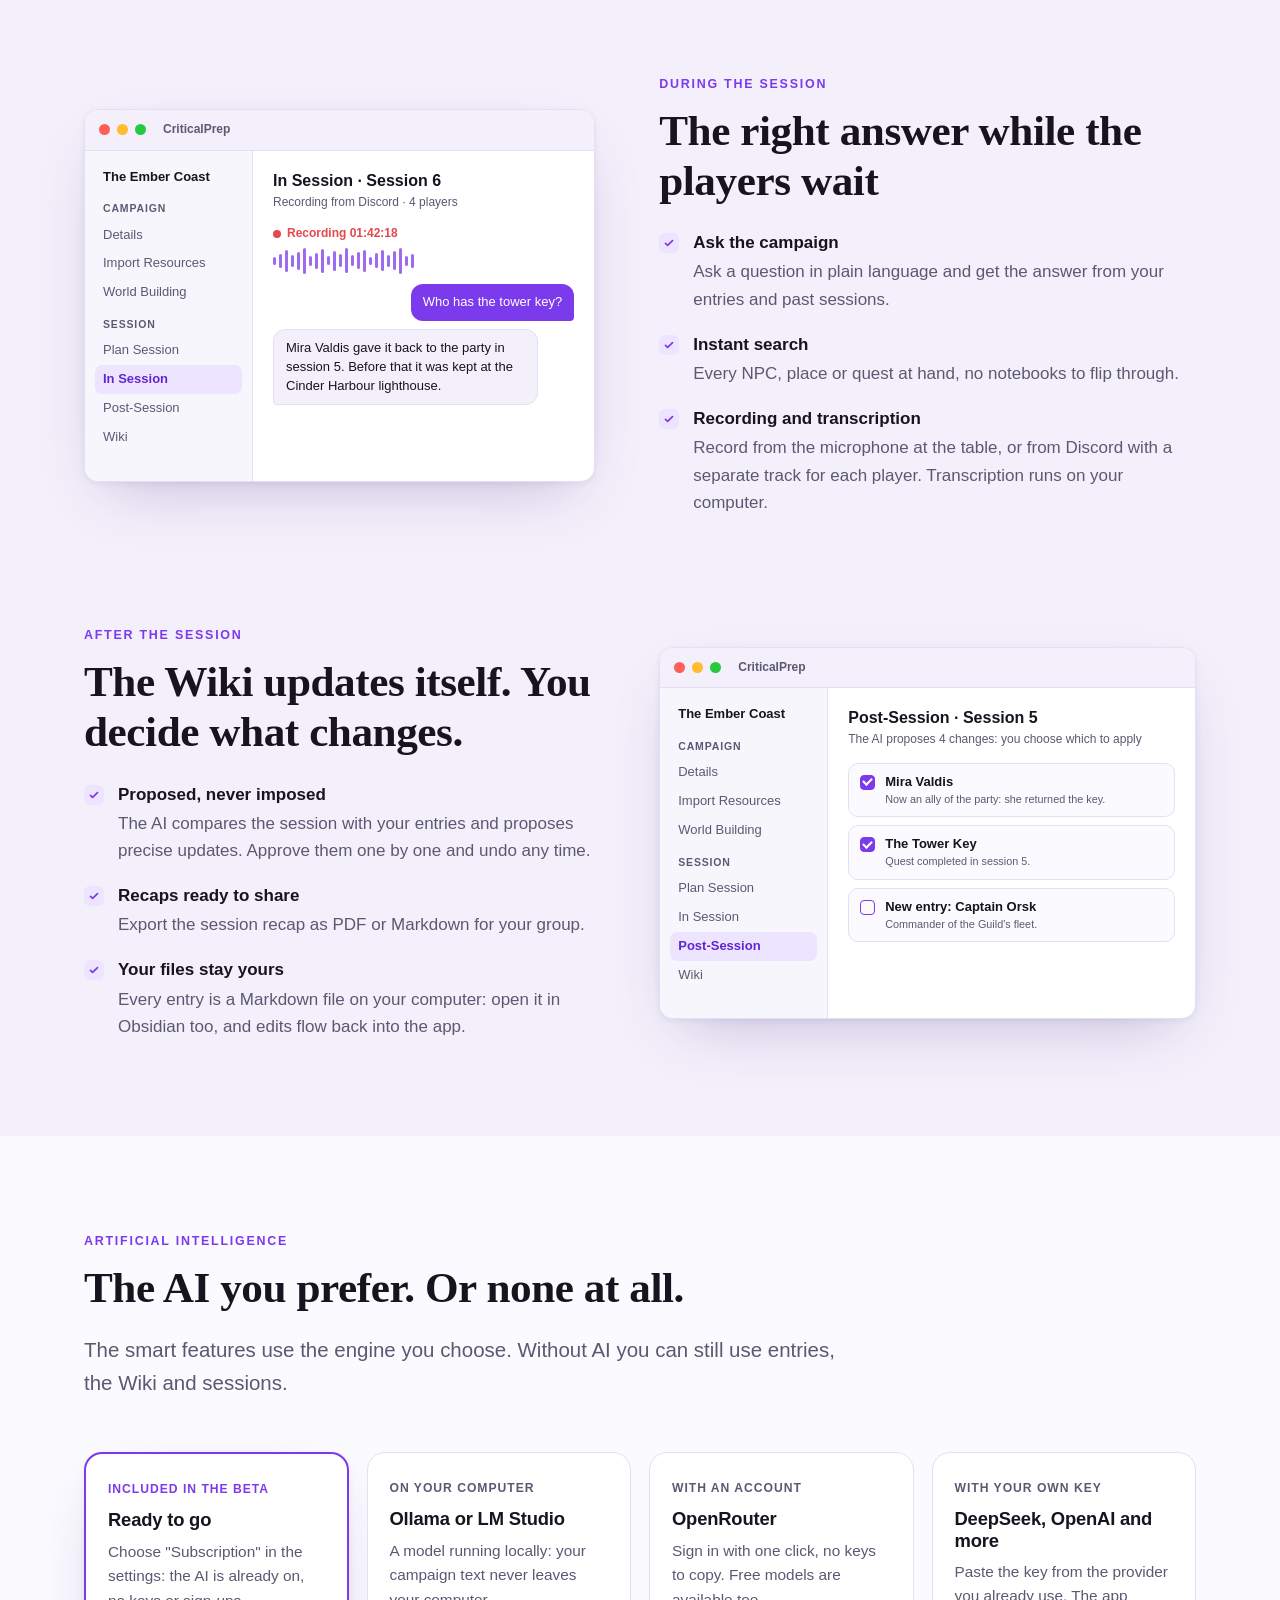
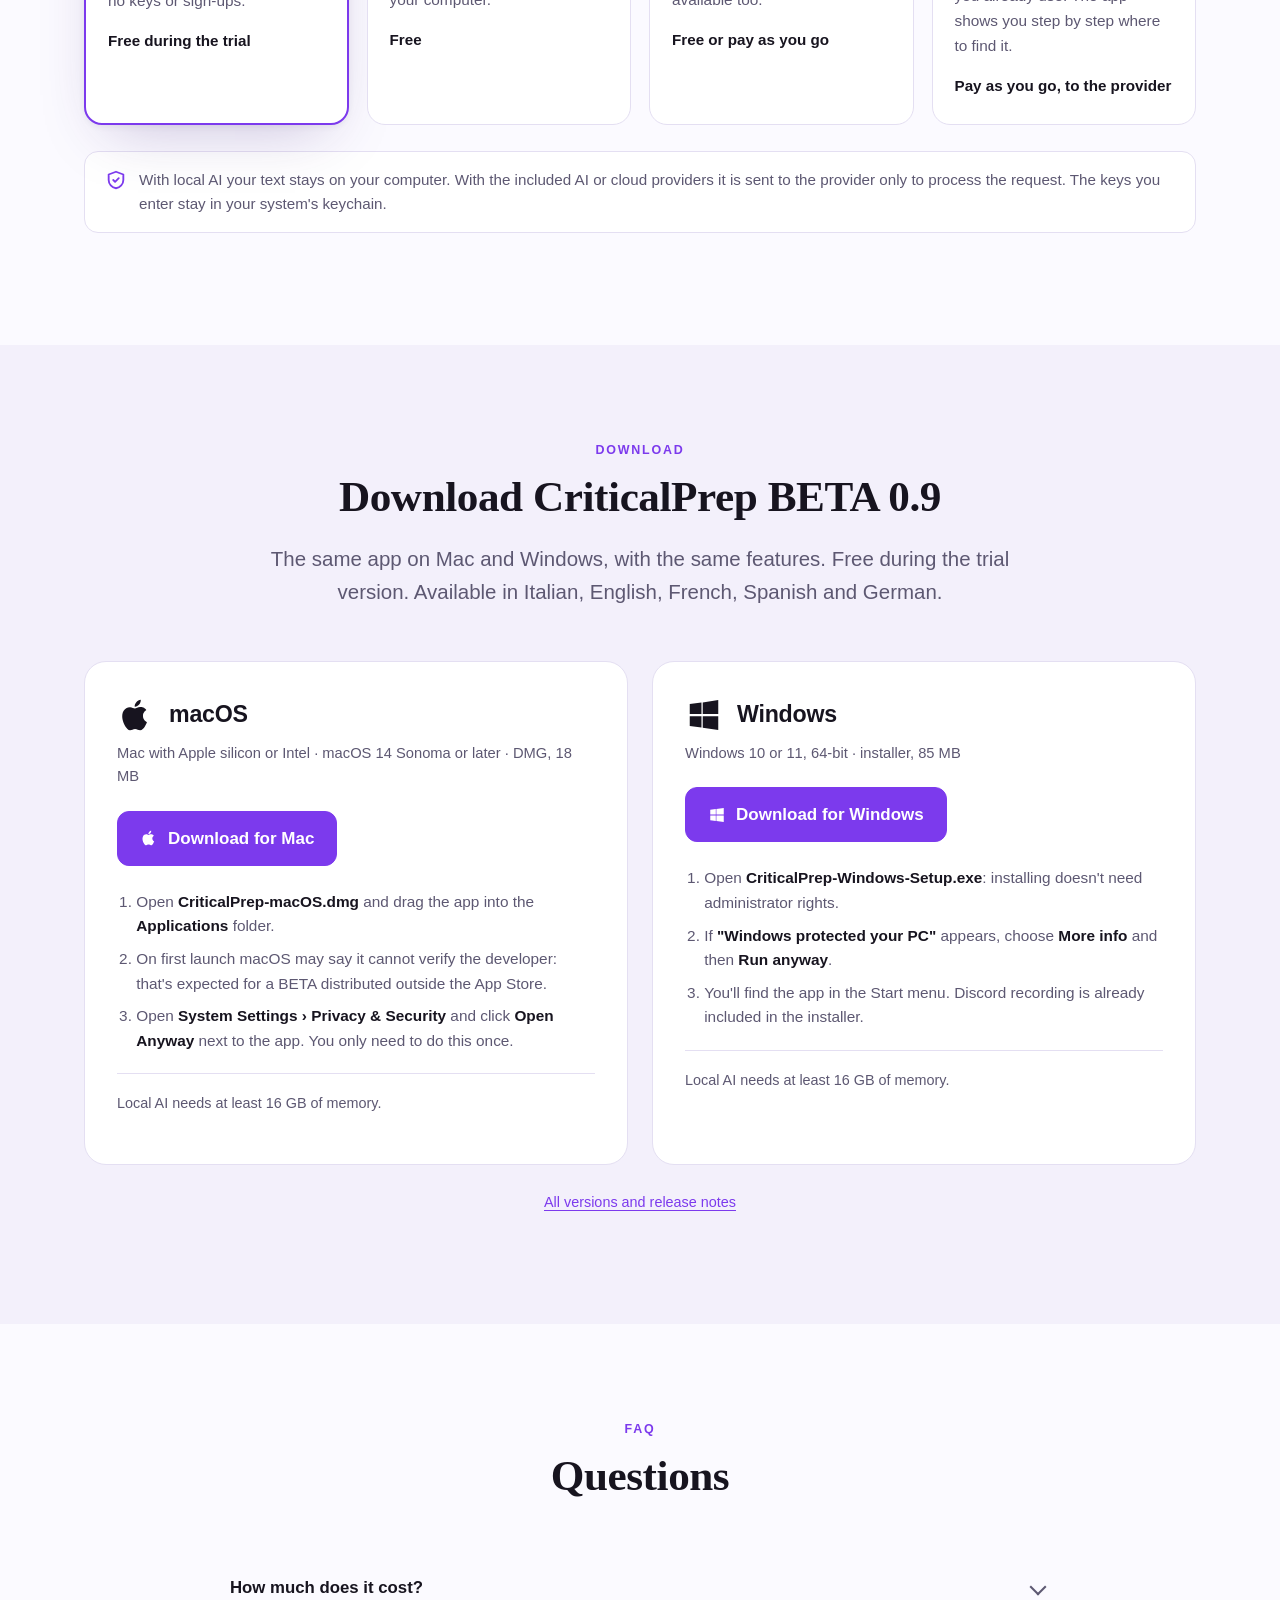
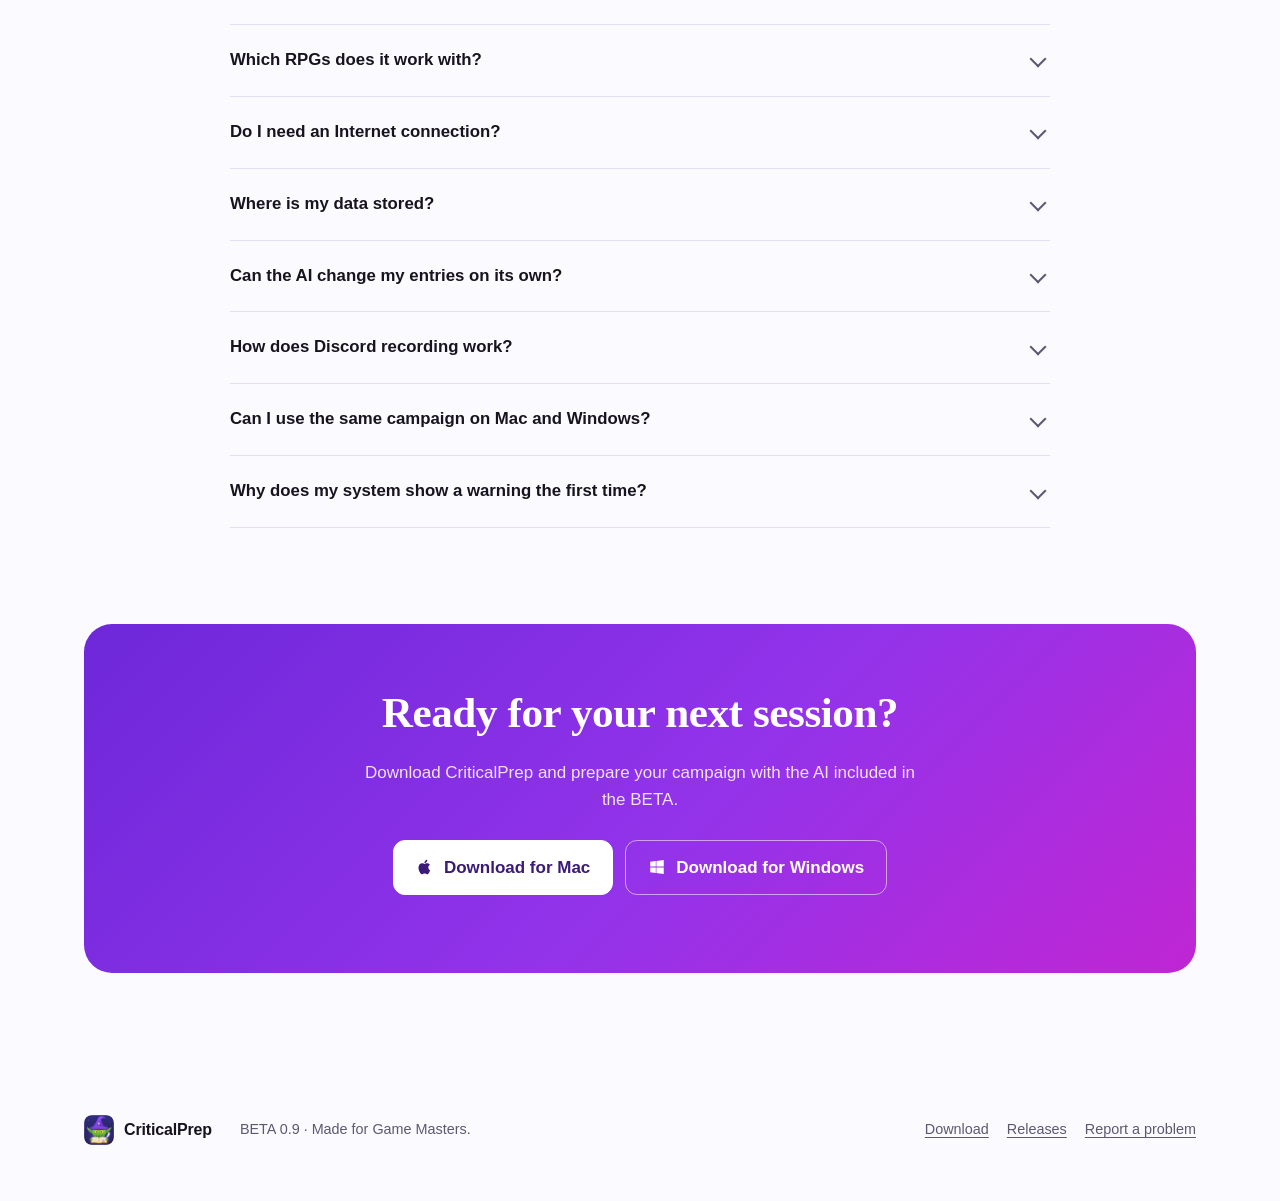
<file: en/index.html>
<!doctype html>
<html lang="en">
<head>
<meta charset="utf-8">
<meta name="viewport" content="width=device-width, initial-scale=1">
<title>CriticalPrep — The Game Master's Assistant</title>
<meta name="description" content="CriticalPrep is the Mac and Windows app that helps Game Masters of any tabletop RPG prepare the campaign, run the session and keep the Wiki up to date with AI. Free BETA with AI included.">
<link rel="canonical" href="https://enrik90vol2.github.io/CriticalPrep/en/">
<link rel="alternate" hreflang="it" href="https://enrik90vol2.github.io/CriticalPrep/">
<link rel="alternate" hreflang="en" href="https://enrik90vol2.github.io/CriticalPrep/en/">
<link rel="alternate" hreflang="fr" href="https://enrik90vol2.github.io/CriticalPrep/fr/">
<link rel="alternate" hreflang="es" href="https://enrik90vol2.github.io/CriticalPrep/es/">
<link rel="alternate" hreflang="de" href="https://enrik90vol2.github.io/CriticalPrep/de/">
<link rel="alternate" hreflang="x-default" href="https://enrik90vol2.github.io/CriticalPrep/">
<meta property="og:type" content="website">
<meta property="og:title" content="CriticalPrep — The Game Master's Assistant">
<meta property="og:description" content="CriticalPrep is the Mac and Windows app that helps Game Masters of any tabletop RPG prepare the campaign, run the session and keep the Wiki up to date with AI. Free BETA with AI included.">
<meta property="og:image" content="https://enrik90vol2.github.io/CriticalPrep/assets/icon.png">
<meta name="theme-color" content="#7c3aed">
<link rel="icon" type="image/png" href="../assets/favicon.png">
<link rel="apple-touch-icon" href="../assets/icon.png">
<link rel="stylesheet" href="../assets/style.css">

</head>
<body>
<a class="skip" href="#main">Skip to content</a>
<header class="top">
  <div class="wrap">
    <a class="brand" href="#top"><img src="../assets/icon.png" alt="" width="30" height="30">CriticalPrep</a>
    <nav class="nav" aria-label="Download"><a href="#how-it-works">How it works</a><a href="#features">Features</a><a href="#ai">AI</a><a href="#faq">FAQ</a></nav>
    <div class="lang" aria-label="Lingua / Language"><a href="../" hreflang="it" lang="it" title="Italiano" onclick="try{localStorage.setItem('cp-lang','it')}catch(e){}">IT</a><span aria-current="true">EN</span><a href="../fr/" hreflang="fr" lang="fr" title="Français" onclick="try{localStorage.setItem('cp-lang','fr')}catch(e){}">FR</a><a href="../es/" hreflang="es" lang="es" title="Español" onclick="try{localStorage.setItem('cp-lang','es')}catch(e){}">ES</a><a href="../de/" hreflang="de" lang="de" title="Deutsch" onclick="try{localStorage.setItem('cp-lang','de')}catch(e){}">DE</a></div>
    <a class="btn btn-primary" href="#download">Download</a>
  </div>
</header>

<main id="main">
<section class="hero" id="top">
  <div class="wrap hero-grid">
    <div>
      <span class="badge"><b>BETA 0.9</b>Free trial version · AI included</span>
      <h1>Prep less.<br><em>Play more.</em></h1>
      <p class="lead">CriticalPrep is the assistant for tabletop RPG Game Masters. It keeps your campaign organised, helps you during the session and, when you're done, updates the Wiki with what happened. It works with any game system.</p>
      <div class="actions">
        <a class="btn btn-primary" href="https://github.com/enrik90vol2/CriticalPrep/releases/latest/download/CriticalPrep-macOS.dmg"><svg viewBox="0 0 24 24" fill="currentColor" aria-hidden="true"><path d="M16.4 12.6c0-2.4 2-3.6 2.1-3.7-1.1-1.7-2.9-1.9-3.5-1.9-1.5-.2-2.9.9-3.7.9-.8 0-1.9-.9-3.2-.8-1.6 0-3.1 1-4 2.4-1.7 3-.4 7.3 1.2 9.7.8 1.2 1.8 2.5 3 2.4 1.2 0 1.7-.8 3.1-.8 1.5 0 1.9.8 3.2.8 1.3 0 2.2-1.2 3-2.4.9-1.4 1.3-2.7 1.3-2.8 0 0-2.5-1-2.5-3.8zM14 5.4c.7-.8 1.1-1.9 1-3-1 0-2.1.7-2.8 1.5-.6.7-1.2 1.8-1 2.9 1 .1 2.1-.6 2.8-1.4z"/></svg>Download for Mac</a>
        <a class="btn" href="https://github.com/enrik90vol2/CriticalPrep/releases/latest/download/CriticalPrep-Windows-Setup.exe"><svg viewBox="0 0 24 24" fill="currentColor" aria-hidden="true"><path d="M3 5.1l7.4-1v7.2H3V5.1zm0 13.8l7.4 1v-7.1H3v6.1zm8.2 1.1L21 21.4v-8.6h-9.8V20zm0-15.9v7.3H21V2.6l-9.8 1.5z"/></svg>Download for Windows</a>
      </div>
      <p class="small muted">Free during the BETA. No account, no credit card.</p>
    </div>
    <div class="window" role="img" aria-label="World Building"><div class="window-bar"><i></i><i></i><i></i><span>CriticalPrep</span></div><div class="window-body"><aside class="side" aria-hidden="true"><div class="camp">The Ember Coast</div><p>Campaign</p><div class="">Details</div><div class="">Import Resources</div><div class="on">World Building</div><p>Session</p><div class="">Plan Session</div><div class="">In Session</div><div class="">Post-Session</div><div class="">Wiki</div></aside><div class="main" aria-hidden="true"><h4>World Building</h4><div class="sub">24 entries · 6 active quests</div><div class="cards"><div class="mini"><span class="tag">NPC</span><b>Mira Valdis</b><small>Smuggler, in debt to the Guild</small></div><div class="mini"><span class="tag">Place</span><b>Cinder Harbour</b><small>A port city built on lava</small></div><div class="mini"><span class="tag">Faction</span><b>The Salt Guild</b><small>Controls the docks and the routes</small></div><div class="mini"><span class="tag gold">Quest</span><b>The Tower Key</b><small>Who stole it from the lighthouse?</small></div></div></div></div></div>
  </div>
</section>

<section class="alt">
  <div class="wrap">
    <div class="section-head center">
      <p class="eyebrow">What it is</p>
      <h2>Your Game Master second brain</h2>
      <p class="lead">Every campaign piles up names, places, secrets and promises made at the table. CriticalPrep keeps them in one place and helps you at three moments.</p>
    </div>
    <div class="pillars"><div class="pillar"><div class="num">1</div><h3>Prepare</h3><p>Build the world with NPCs, places, factions, quests and deities. Import your notes and let the AI turn them into tidy entries.</p></div><div class="pillar"><div class="num">2</div><h3>Play</h3><p>At the table, find any entry in a moment, ask the campaign who knows what and record the session, Discord included.</p></div><div class="pillar"><div class="num">3</div><h3>Update</h3><p>After the session the AI reads notes and transcript and proposes changes to your entries. You choose which to keep, one by one.</p></div></div>
  </div>
</section>

<section id="how-it-works">
  <div class="wrap">
    <div class="section-head">
      <p class="eyebrow">How it works</p>
      <h2>A campaign, from first idea to the next session</h2>
      <p class="lead">CriticalPrep follows the natural rhythm of a campaign. On first launch a short introduction walks you through every section.</p>
    </div>
    <div class="steps"><div class="step"><span class="when">Before</span><h3>Create the campaign</h3><p>Title, premise, game system, tone and party members. If you like, guided setup asks you the right questions.</p></div><div class="step"><span class="when">Before</span><h3>Import your material</h3><p>Notes, PDFs (scanned ones too), Word documents, images or whole folders become entries and open questions.</p></div><div class="step"><span class="when">Before</span><h3>Build the world</h3><p>Create entries by hand or with the wizard, which interviews you and drafts the entry. Link everything together.</p></div><div class="step"><span class="when">Before the session</span><h3>Plan</h3><p>Write your outline: the AI checks it doesn&#x27;t contradict what already happened in the campaign.</p></div><div class="step"><span class="when">At the table</span><h3>Play</h3><p>Search in a moment, ask &quot;Who has the tower key?&quot; and record audio from the microphone or Discord.</p></div><div class="step"><span class="when">After</span><h3>Update the Wiki</h3><p>A recap and proposed changes to your entries: approve the right ones and undo any time.</p></div></div>
  </div>
</section>

<section class="alt" id="features">
  <div class="wrap">
    <div class="section-head center">
      <p class="eyebrow">Features</p>
      <h2>Everything a Game Master needs</h2>
    </div>
    <div class="feature">
      <div><p class="eyebrow">Campaign and World Building</p><h2>An organised world, not a pile of notes</h2><ul><li><strong>Entries for everything</strong><span>NPCs, places, factions, quests, deities and items, with images, maps and links between entries.</span></li><li><strong>Import what you already have</strong><span>Loose notes, rulebook PDFs, Word documents and whole folders: the AI turns them into entries and flags what's missing.</span></li><li><strong>World Building wizard</strong><span>Describe an idea in one line: the wizard asks targeted questions and writes the full entry.</span></li><li><strong>Story arcs</strong><span>If you need them, follow the threads of your story with beats and a planned ending.</span></li></ul></div>
      <div class="window" role="img" aria-label="Mira Valdis"><div class="window-bar"><i></i><i></i><i></i><span>CriticalPrep</span></div><div class="window-body"><aside class="side" aria-hidden="true"><div class="camp">The Ember Coast</div><p>Campaign</p><div class="">Details</div><div class="">Import Resources</div><div class="">World Building</div><p>Session</p><div class="">Plan Session</div><div class="">In Session</div><div class="">Post-Session</div><div class="on">Wiki</div></aside><div class="main" aria-hidden="true"><h4>Mira Valdis</h4><div class="sub">NPC · Cinder Harbour · Salt Guild</div><span class="tag ok">Updated after session 5</span><p style="margin:8px 0 0">A smuggler raised on the docks of <a href="#" tabindex="-1" onclick="return false">Cinder Harbour</a>. She owes the <a href="#" tabindex="-1" onclick="return false">Salt Guild</a> and knows the hidden routes to the lighthouse.</p></div></div></div>
    </div>
    <div class="feature flip">
      <div><p class="eyebrow">During the session</p><h2>The right answer while the players wait</h2><ul><li><strong>Ask the campaign</strong><span>Ask a question in plain language and get the answer from your entries and past sessions.</span></li><li><strong>Instant search</strong><span>Every NPC, place or quest at hand, no notebooks to flip through.</span></li><li><strong>Recording and transcription</strong><span>Record from the microphone at the table, or from Discord with a separate track for each player. Transcription runs on your computer.</span></li></ul></div>
      <div class="window" role="img" aria-label="In Session · Session 6"><div class="window-bar"><i></i><i></i><i></i><span>CriticalPrep</span></div><div class="window-body"><aside class="side" aria-hidden="true"><div class="camp">The Ember Coast</div><p>Campaign</p><div class="">Details</div><div class="">Import Resources</div><div class="">World Building</div><p>Session</p><div class="">Plan Session</div><div class="on">In Session</div><div class="">Post-Session</div><div class="">Wiki</div></aside><div class="main" aria-hidden="true"><h4>In Session · Session 6</h4><div class="sub">Recording from Discord · 4 players</div><span class="rec">Recording 01:42:18</span><div class="wave"><i style="height:8px"></i><i style="height:14px"></i><i style="height:22px"></i><i style="height:12px"></i><i style="height:18px"></i><i style="height:26px"></i><i style="height:10px"></i><i style="height:16px"></i><i style="height:24px"></i><i style="height:9px"></i><i style="height:20px"></i><i style="height:13px"></i><i style="height:25px"></i><i style="height:11px"></i><i style="height:17px"></i><i style="height:22px"></i><i style="height:8px"></i><i style="height:15px"></i><i style="height:21px"></i><i style="height:12px"></i><i style="height:19px"></i><i style="height:26px"></i><i style="height:10px"></i><i style="height:14px"></i></div><div class="chat"><div class="bubble q">Who has the tower key?</div><div class="bubble a">Mira Valdis gave it back to the party in session 5. Before that it was kept at the Cinder Harbour lighthouse.</div></div></div></div></div>
    </div>
    <div class="feature">
      <div><p class="eyebrow">After the session</p><h2>The Wiki updates itself. You decide what changes.</h2><ul><li><strong>Proposed, never imposed</strong><span>The AI compares the session with your entries and proposes precise updates. Approve them one by one and undo any time.</span></li><li><strong>Recaps ready to share</strong><span>Export the session recap as PDF or Markdown for your group.</span></li><li><strong>Your files stay yours</strong><span>Every entry is a Markdown file on your computer: open it in Obsidian too, and edits flow back into the app.</span></li></ul></div>
      <div class="window" role="img" aria-label="Post-Session · Session 5"><div class="window-bar"><i></i><i></i><i></i><span>CriticalPrep</span></div><div class="window-body"><aside class="side" aria-hidden="true"><div class="camp">The Ember Coast</div><p>Campaign</p><div class="">Details</div><div class="">Import Resources</div><div class="">World Building</div><p>Session</p><div class="">Plan Session</div><div class="">In Session</div><div class="on">Post-Session</div><div class="">Wiki</div></aside><div class="main" aria-hidden="true"><h4>Post-Session · Session 5</h4><div class="sub">The AI proposes 4 changes: you choose which to apply</div><div class="patch"><span class="box on"></span><div><b>Mira Valdis</b><small>Now an ally of the party: she returned the key.</small></div></div><div class="patch"><span class="box on"></span><div><b>The Tower Key</b><small>Quest completed in session 5.</small></div></div><div class="patch"><span class="box"></span><div><b>New entry: Captain Orsk</b><small>Commander of the Guild&#x27;s fleet.</small></div></div></div></div></div>
    </div>
  </div>
</section>

<section id="ai">
  <div class="wrap">
    <div class="section-head">
      <p class="eyebrow">Artificial intelligence</p>
      <h2>The AI you prefer. Or none at all.</h2>
      <p class="lead">The smart features use the engine you choose. Without AI you can still use entries, the Wiki and sessions.</p>
    </div>
    <div class="ai-grid"><div class="ai-card star"><div class="label">Included in the BETA</div><h3>Ready to go</h3><p>Choose "Subscription" in the settings: the AI is already on, no keys or sign-ups.</p><p class="price">Free during the trial</p></div><div class="ai-card"><div class="label">On your computer</div><h3>Ollama or LM Studio</h3><p>A model running locally: your campaign text never leaves your computer.</p><p class="price">Free</p></div><div class="ai-card"><div class="label">With an account</div><h3>OpenRouter</h3><p>Sign in with one click, no keys to copy. Free models are available too.</p><p class="price">Free or pay as you go</p></div><div class="ai-card"><div class="label">With your own key</div><h3>DeepSeek, OpenAI and more</h3><p>Paste the key from the provider you already use. The app shows you step by step where to find it.</p><p class="price">Pay as you go, to the provider</p></div></div>
    <p class="note"><svg viewBox="0 0 24 24" fill="none" stroke="currentColor" stroke-width="2" stroke-linecap="round" stroke-linejoin="round" aria-hidden="true"><path d="M12 3l8 3v6c0 4.5-3.4 8.3-8 9-4.6-.7-8-4.5-8-9V6l8-3z"/><path d="M9 12l2 2 4-4"/></svg><span>With local AI your text stays on your computer. With the included AI or cloud providers it is sent to the provider only to process the request. The keys you enter stay in your system's keychain.</span></p>
  </div>
</section>

<section class="alt" id="download">
  <div class="wrap">
    <div class="section-head center">
      <p class="eyebrow">Download</p>
      <h2>Download CriticalPrep BETA 0.9</h2>
      <p class="lead">The same app on Mac and Windows, with the same features. Free during the trial version. Available in Italian, English, French, Spanish and German.</p>
    </div>
    <div class="dl-grid">
      <div class="dl">
        <div class="dl-head"><svg viewBox="0 0 24 24" fill="currentColor" aria-hidden="true"><path d="M16.4 12.6c0-2.4 2-3.6 2.1-3.7-1.1-1.7-2.9-1.9-3.5-1.9-1.5-.2-2.9.9-3.7.9-.8 0-1.9-.9-3.2-.8-1.6 0-3.1 1-4 2.4-1.7 3-.4 7.3 1.2 9.7.8 1.2 1.8 2.5 3 2.4 1.2 0 1.7-.8 3.1-.8 1.5 0 1.9.8 3.2.8 1.3 0 2.2-1.2 3-2.4.9-1.4 1.3-2.7 1.3-2.8 0 0-2.5-1-2.5-3.8zM14 5.4c.7-.8 1.1-1.9 1-3-1 0-2.1.7-2.8 1.5-.6.7-1.2 1.8-1 2.9 1 .1 2.1-.6 2.8-1.4z"/></svg><h3>macOS</h3></div>
        <p class="meta">Mac with Apple silicon or Intel · macOS 14 Sonoma or later · DMG, 18 MB</p>
        <a class="btn btn-primary" href="https://github.com/enrik90vol2/CriticalPrep/releases/latest/download/CriticalPrep-macOS.dmg"><svg viewBox="0 0 24 24" fill="currentColor" aria-hidden="true"><path d="M16.4 12.6c0-2.4 2-3.6 2.1-3.7-1.1-1.7-2.9-1.9-3.5-1.9-1.5-.2-2.9.9-3.7.9-.8 0-1.9-.9-3.2-.8-1.6 0-3.1 1-4 2.4-1.7 3-.4 7.3 1.2 9.7.8 1.2 1.8 2.5 3 2.4 1.2 0 1.7-.8 3.1-.8 1.5 0 1.9.8 3.2.8 1.3 0 2.2-1.2 3-2.4.9-1.4 1.3-2.7 1.3-2.8 0 0-2.5-1-2.5-3.8zM14 5.4c.7-.8 1.1-1.9 1-3-1 0-2.1.7-2.8 1.5-.6.7-1.2 1.8-1 2.9 1 .1 2.1-.6 2.8-1.4z"/></svg>Download for Mac</a>
        <ol><li>Open <strong>CriticalPrep-macOS.dmg</strong> and drag the app into the <strong>Applications</strong> folder.</li><li>On first launch macOS may say it cannot verify the developer: that's expected for a BETA distributed outside the App Store.</li><li>Open <strong>System Settings › Privacy &amp; Security</strong> and click <strong>Open Anyway</strong> next to the app. You only need to do this once.</li></ol>
        <p class="req">Local AI needs at least 16 GB of memory.</p>
      </div>
      <div class="dl">
        <div class="dl-head"><svg viewBox="0 0 24 24" fill="currentColor" aria-hidden="true"><path d="M3 5.1l7.4-1v7.2H3V5.1zm0 13.8l7.4 1v-7.1H3v6.1zm8.2 1.1L21 21.4v-8.6h-9.8V20zm0-15.9v7.3H21V2.6l-9.8 1.5z"/></svg><h3>Windows</h3></div>
        <p class="meta">Windows 10 or 11, 64-bit · installer, 85 MB</p>
        <a class="btn btn-primary" href="https://github.com/enrik90vol2/CriticalPrep/releases/latest/download/CriticalPrep-Windows-Setup.exe"><svg viewBox="0 0 24 24" fill="currentColor" aria-hidden="true"><path d="M3 5.1l7.4-1v7.2H3V5.1zm0 13.8l7.4 1v-7.1H3v6.1zm8.2 1.1L21 21.4v-8.6h-9.8V20zm0-15.9v7.3H21V2.6l-9.8 1.5z"/></svg>Download for Windows</a>
        <ol><li>Open <strong>CriticalPrep-Windows-Setup.exe</strong>: installing doesn't need administrator rights.</li><li>If <strong>"Windows protected your PC"</strong> appears, choose <strong>More info</strong> and then <strong>Run anyway</strong>.</li><li>You'll find the app in the Start menu. Discord recording is already included in the installer.</li></ol>
        <p class="req">Local AI needs at least 16 GB of memory.</p>
      </div>
    </div>
    <p class="small muted" style="text-align:center;margin-top:26px"><a href="https://github.com/enrik90vol2/CriticalPrep/releases">All versions and release notes</a></p>
  </div>
</section>

<section id="faq">
  <div class="wrap">
    <div class="section-head center">
      <p class="eyebrow">FAQ</p>
      <h2>Questions</h2>
    </div>
    <div class="faq"><details><summary>How much does it cost?</summary><p>During the BETA CriticalPrep is free, AI included. You can also use a free local model or your OpenRouter account.</p></details><details><summary>Which RPGs does it work with?</summary><p>All of them: D&D, Pathfinder, Call of Cthulhu, homebrew systems. You set the system in the campaign details and the AI takes it into account.</p></details><details><summary>Do I need an Internet connection?</summary><p>Only for the included AI or cloud providers. With a local model (Ollama or LM Studio) and without Discord recording it also works offline.</p></details><details><summary>Where is my data stored?</summary><p>On your computer, in a folder you can choose. Entries are Markdown files readable with any editor or Obsidian. There's no account and no CriticalPrep cloud.</p></details><details><summary>Can the AI change my entries on its own?</summary><p>No. After the session it proposes changes and you choose which to apply. Every change can be undone.</p></details><details><summary>How does Discord recording work?</summary><p>You create your own Discord bot; the app guides you step by step. The bot joins the voice channel and records each player on a separate track; transcription runs on your computer.</p></details><details><summary>Can I use the same campaign on Mac and Windows?</summary><p>Yes: campaigns are folders of ordinary files. Copy them or keep them in a synced folder and open them on both systems.</p></details><details><summary>Why does my system show a warning the first time?</summary><p>The BETA isn't signed with a paid Apple or Microsoft certificate yet, so the system asks for confirmation the first time. The steps are above, in the Download section.</p></details></div>
  </div>
</section>

<section style="padding-top:0">
  <div class="wrap">
    <div class="cta">
      <h2>Ready for your next session?</h2>
      <p>Download CriticalPrep and prepare your campaign with the AI included in the BETA.</p>
      <div class="actions">
        <a class="btn" href="https://github.com/enrik90vol2/CriticalPrep/releases/latest/download/CriticalPrep-macOS.dmg"><svg viewBox="0 0 24 24" fill="currentColor" aria-hidden="true"><path d="M16.4 12.6c0-2.4 2-3.6 2.1-3.7-1.1-1.7-2.9-1.9-3.5-1.9-1.5-.2-2.9.9-3.7.9-.8 0-1.9-.9-3.2-.8-1.6 0-3.1 1-4 2.4-1.7 3-.4 7.3 1.2 9.7.8 1.2 1.8 2.5 3 2.4 1.2 0 1.7-.8 3.1-.8 1.5 0 1.9.8 3.2.8 1.3 0 2.2-1.2 3-2.4.9-1.4 1.3-2.7 1.3-2.8 0 0-2.5-1-2.5-3.8zM14 5.4c.7-.8 1.1-1.9 1-3-1 0-2.1.7-2.8 1.5-.6.7-1.2 1.8-1 2.9 1 .1 2.1-.6 2.8-1.4z"/></svg>Download for Mac</a>
        <a class="btn ghost" href="https://github.com/enrik90vol2/CriticalPrep/releases/latest/download/CriticalPrep-Windows-Setup.exe"><svg viewBox="0 0 24 24" fill="currentColor" aria-hidden="true"><path d="M3 5.1l7.4-1v7.2H3V5.1zm0 13.8l7.4 1v-7.1H3v6.1zm8.2 1.1L21 21.4v-8.6h-9.8V20zm0-15.9v7.3H21V2.6l-9.8 1.5z"/></svg>Download for Windows</a>
      </div>
    </div>
  </div>
</section>
</main>

<footer>
  <div class="wrap">
    <a class="brand" href="#top"><img src="../assets/icon.png" alt="" width="24" height="24">CriticalPrep</a>
    <span>BETA 0.9 · Made for Game Masters.</span>
    <nav><a href="#download">Download</a><a href="https://github.com/enrik90vol2/CriticalPrep/releases">Releases</a><a href="https://github.com/enrik90vol2/CriticalPrep/issues">Report a problem</a></nav>
  </div>
</footer>
</body>
</html>
</file>
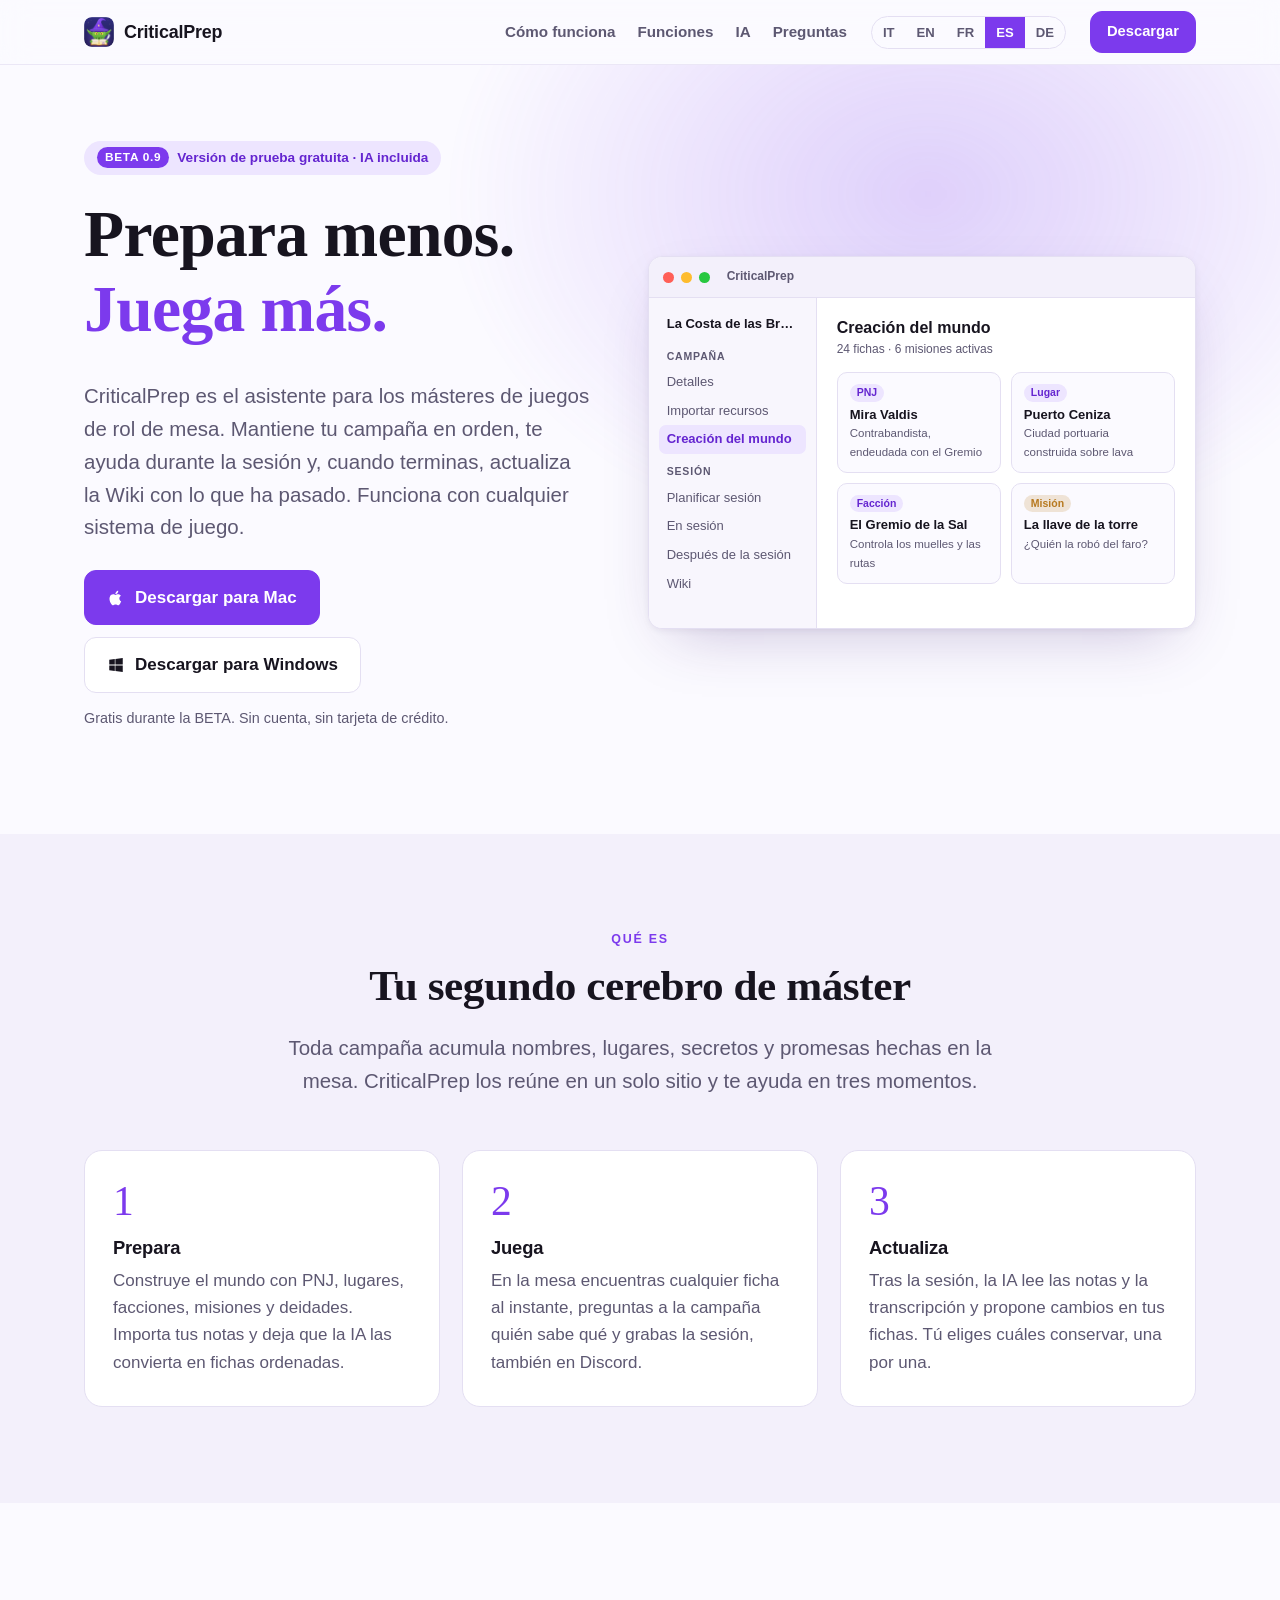
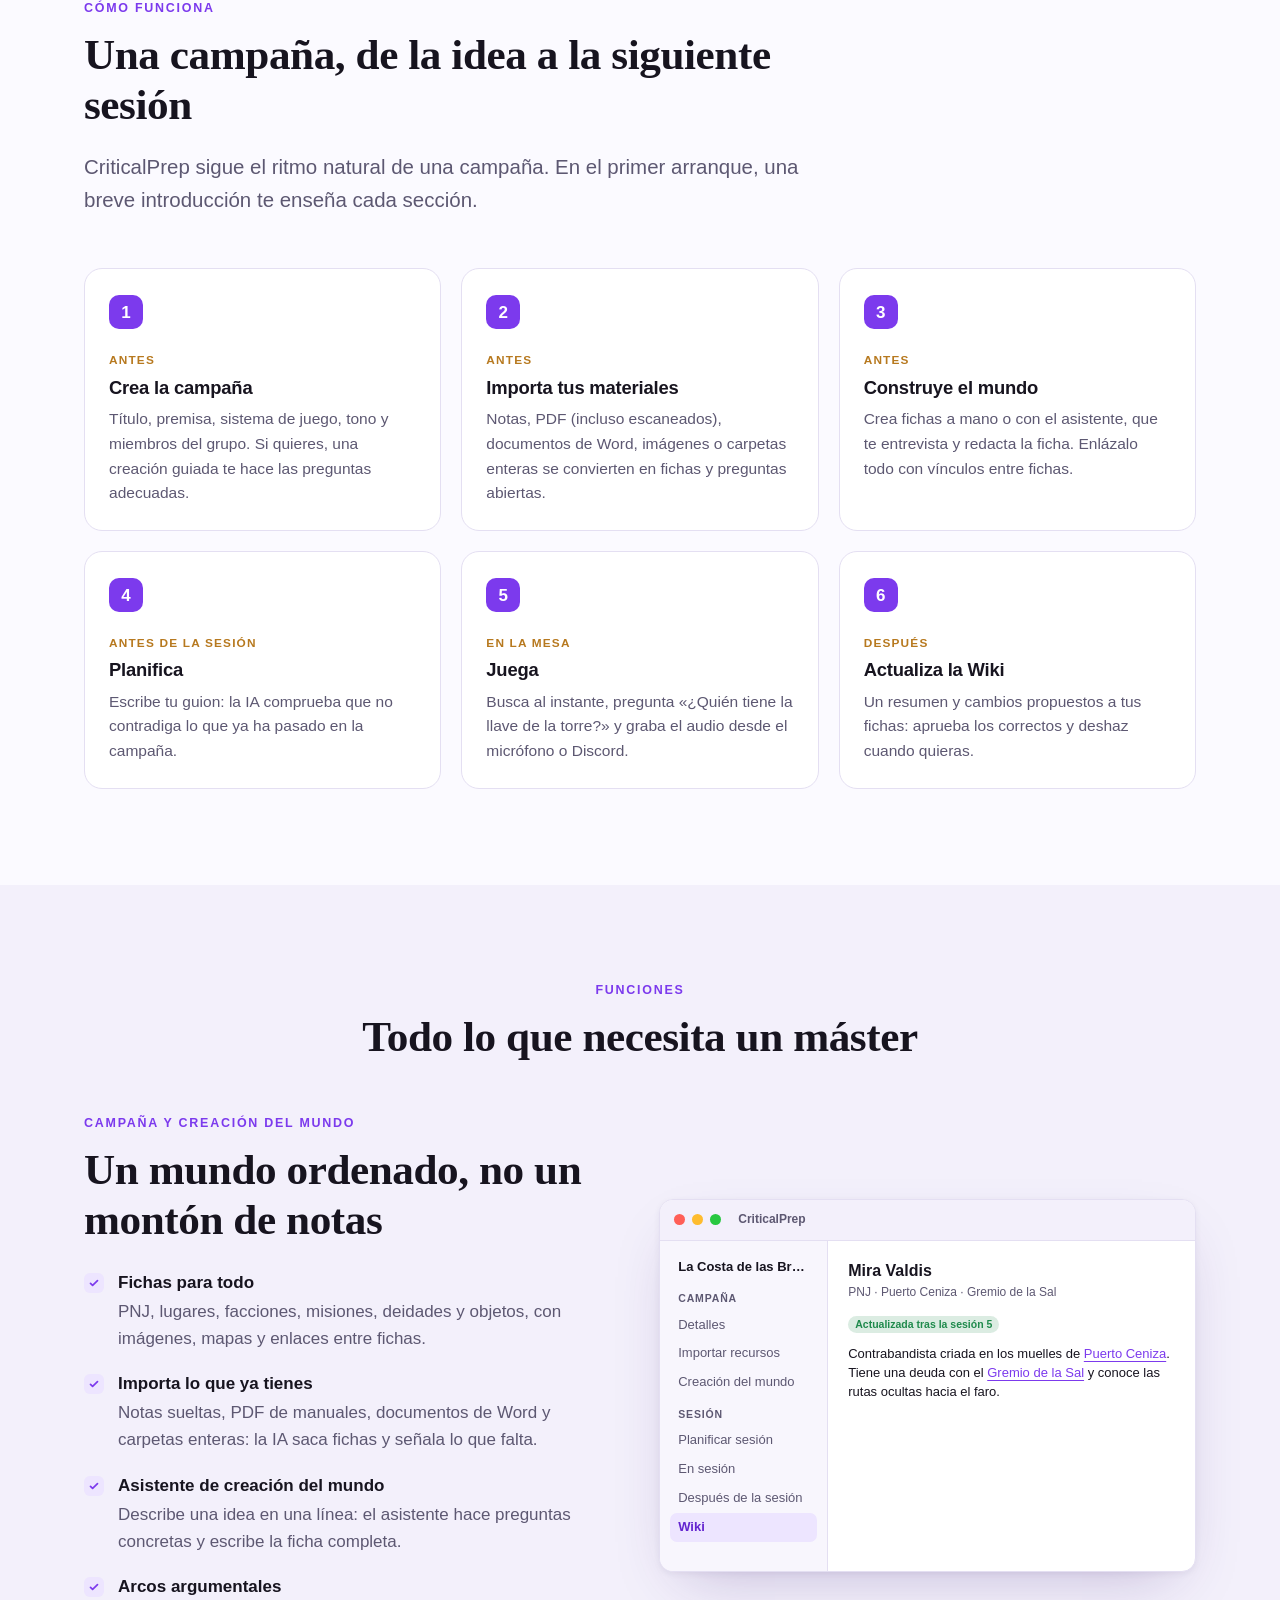
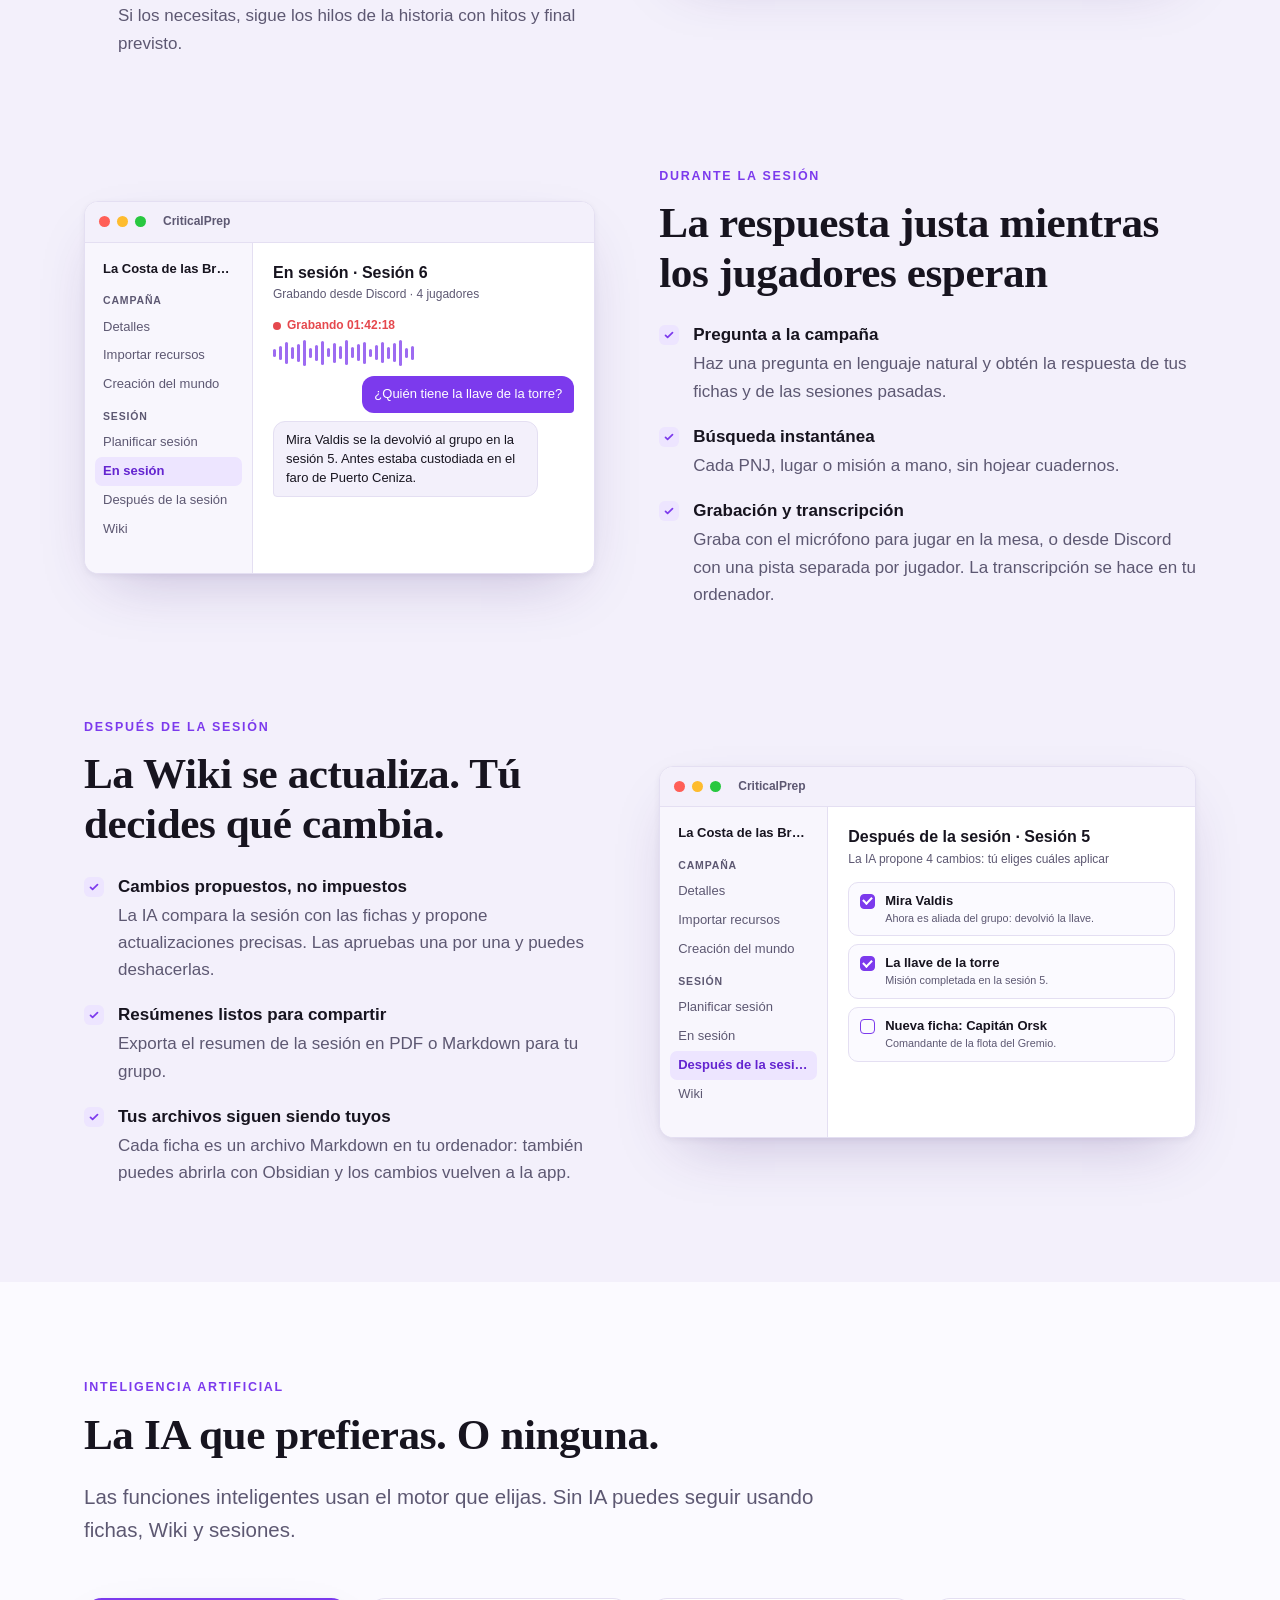
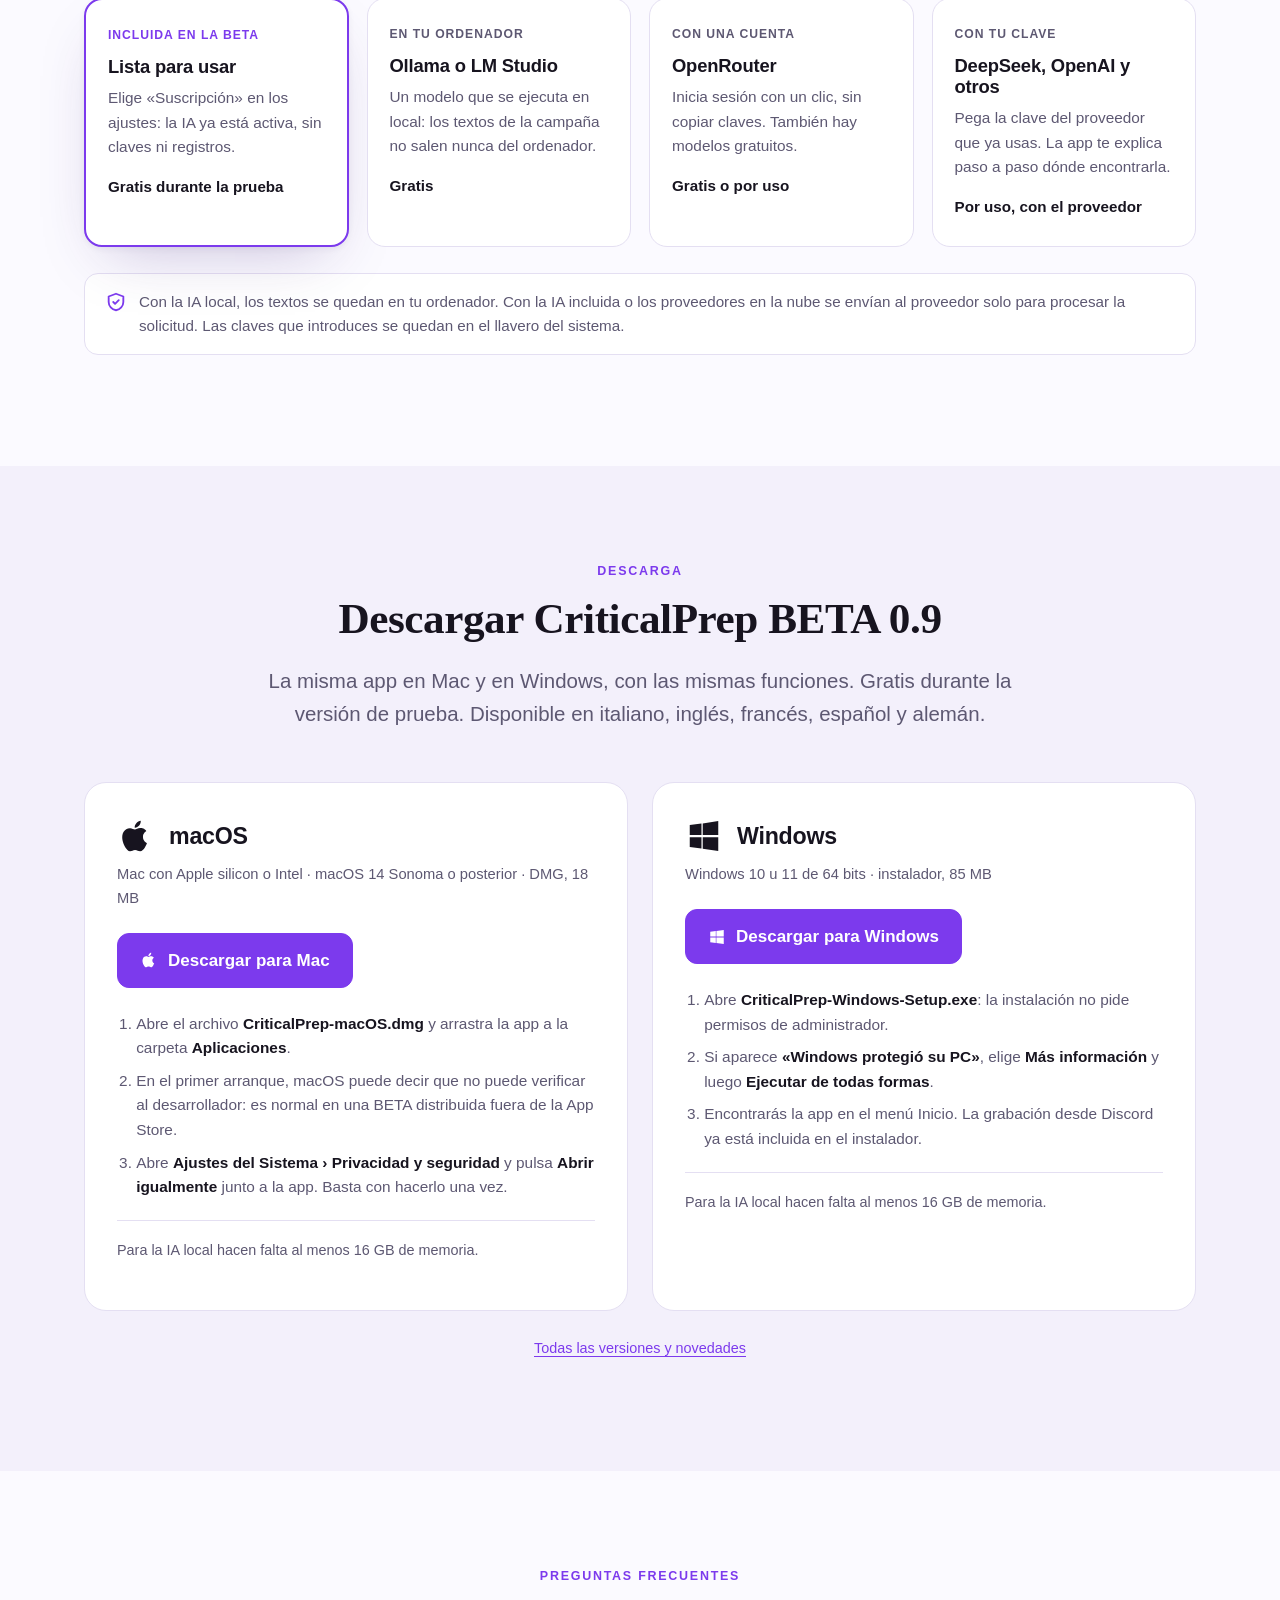
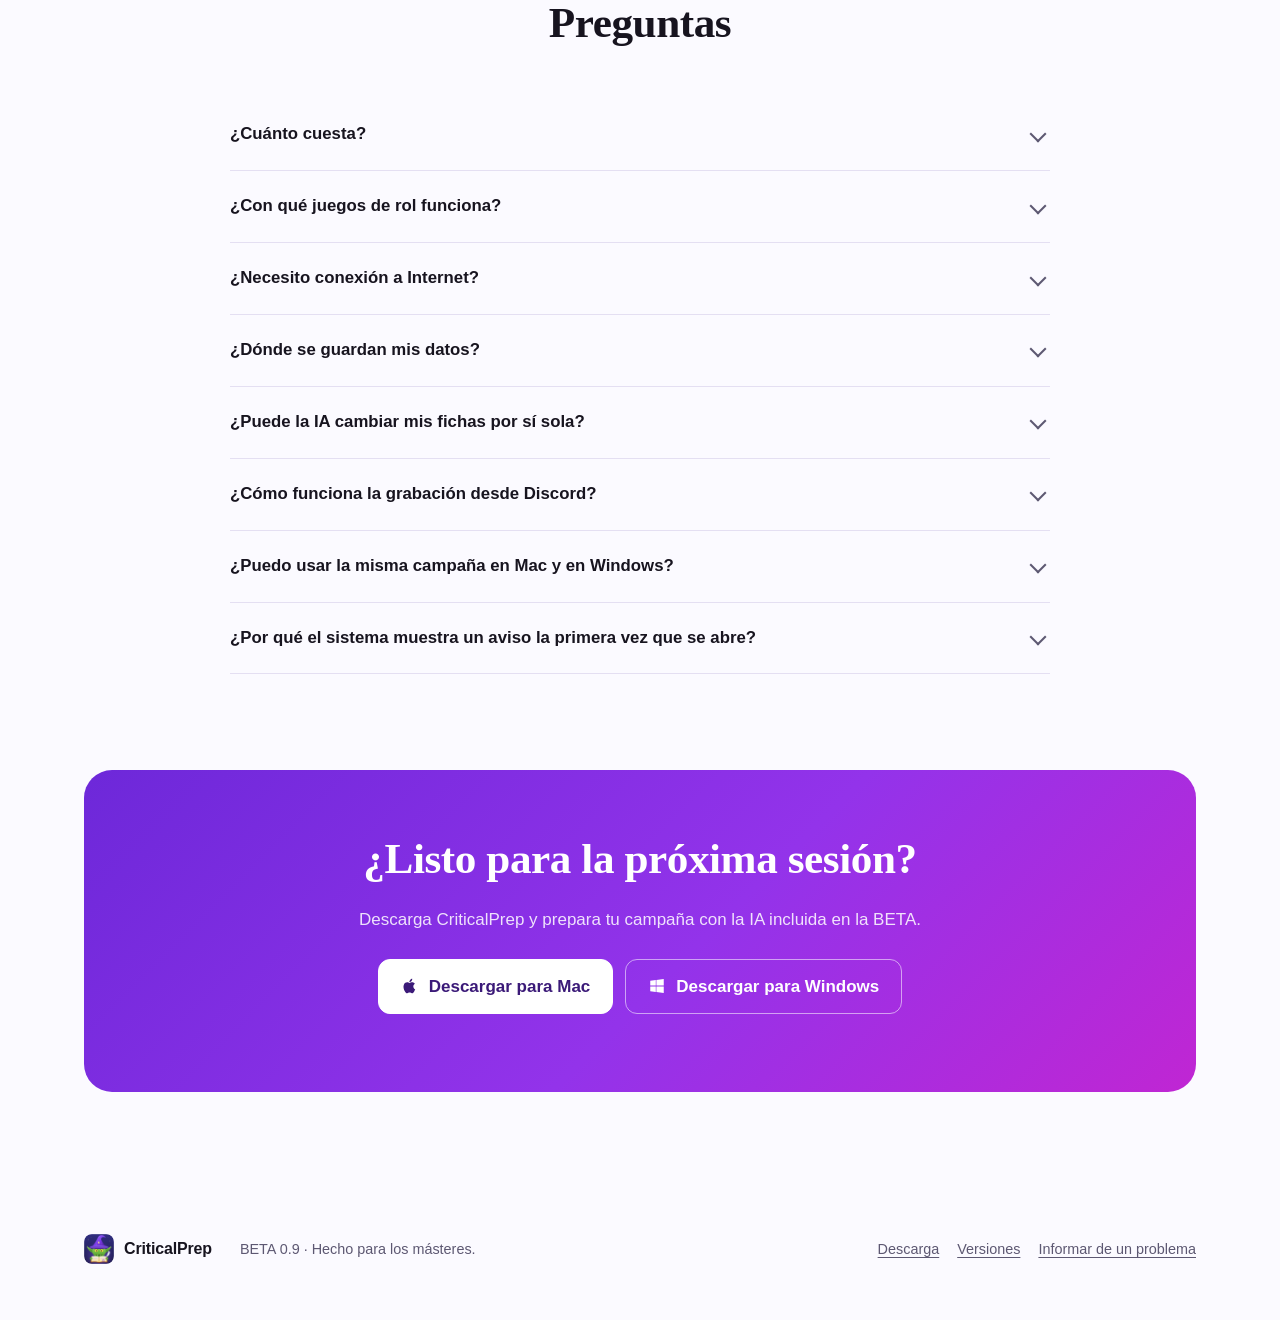
<file: es/index.html>
<!doctype html>
<html lang="es">
<head>
<meta charset="utf-8">
<meta name="viewport" content="width=device-width, initial-scale=1">
<title>CriticalPrep — El asistente del máster</title>
<meta name="description" content="CriticalPrep es la app para Mac y Windows que ayuda a los másteres de cualquier juego de rol a preparar la campaña, dirigir la sesión y mantener la Wiki al día con IA. BETA gratuita con IA incluida.">
<link rel="canonical" href="https://enrik90vol2.github.io/CriticalPrep/es/">
<link rel="alternate" hreflang="it" href="https://enrik90vol2.github.io/CriticalPrep/">
<link rel="alternate" hreflang="en" href="https://enrik90vol2.github.io/CriticalPrep/en/">
<link rel="alternate" hreflang="fr" href="https://enrik90vol2.github.io/CriticalPrep/fr/">
<link rel="alternate" hreflang="es" href="https://enrik90vol2.github.io/CriticalPrep/es/">
<link rel="alternate" hreflang="de" href="https://enrik90vol2.github.io/CriticalPrep/de/">
<link rel="alternate" hreflang="x-default" href="https://enrik90vol2.github.io/CriticalPrep/">
<meta property="og:type" content="website">
<meta property="og:title" content="CriticalPrep — El asistente del máster">
<meta property="og:description" content="CriticalPrep es la app para Mac y Windows que ayuda a los másteres de cualquier juego de rol a preparar la campaña, dirigir la sesión y mantener la Wiki al día con IA. BETA gratuita con IA incluida.">
<meta property="og:image" content="https://enrik90vol2.github.io/CriticalPrep/assets/icon.png">
<meta name="theme-color" content="#7c3aed">
<link rel="icon" type="image/png" href="../assets/favicon.png">
<link rel="apple-touch-icon" href="../assets/icon.png">
<link rel="stylesheet" href="../assets/style.css">

</head>
<body>
<a class="skip" href="#main">Saltar al contenido</a>
<header class="top">
  <div class="wrap">
    <a class="brand" href="#top"><img src="../assets/icon.png" alt="" width="30" height="30">CriticalPrep</a>
    <nav class="nav" aria-label="Descargar"><a href="#how-it-works">Cómo funciona</a><a href="#features">Funciones</a><a href="#ai">IA</a><a href="#faq">Preguntas</a></nav>
    <div class="lang" aria-label="Lingua / Language"><a href="../" hreflang="it" lang="it" title="Italiano" onclick="try{localStorage.setItem('cp-lang','it')}catch(e){}">IT</a><a href="../en/" hreflang="en" lang="en" title="English" onclick="try{localStorage.setItem('cp-lang','en')}catch(e){}">EN</a><a href="../fr/" hreflang="fr" lang="fr" title="Français" onclick="try{localStorage.setItem('cp-lang','fr')}catch(e){}">FR</a><span aria-current="true">ES</span><a href="../de/" hreflang="de" lang="de" title="Deutsch" onclick="try{localStorage.setItem('cp-lang','de')}catch(e){}">DE</a></div>
    <a class="btn btn-primary" href="#download">Descargar</a>
  </div>
</header>

<main id="main">
<section class="hero" id="top">
  <div class="wrap hero-grid">
    <div>
      <span class="badge"><b>BETA 0.9</b>Versión de prueba gratuita · IA incluida</span>
      <h1>Prepara menos.<br><em>Juega más.</em></h1>
      <p class="lead">CriticalPrep es el asistente para los másteres de juegos de rol de mesa. Mantiene tu campaña en orden, te ayuda durante la sesión y, cuando terminas, actualiza la Wiki con lo que ha pasado. Funciona con cualquier sistema de juego.</p>
      <div class="actions">
        <a class="btn btn-primary" href="https://github.com/enrik90vol2/CriticalPrep/releases/latest/download/CriticalPrep-macOS.dmg"><svg viewBox="0 0 24 24" fill="currentColor" aria-hidden="true"><path d="M16.4 12.6c0-2.4 2-3.6 2.1-3.7-1.1-1.7-2.9-1.9-3.5-1.9-1.5-.2-2.9.9-3.7.9-.8 0-1.9-.9-3.2-.8-1.6 0-3.1 1-4 2.4-1.7 3-.4 7.3 1.2 9.7.8 1.2 1.8 2.5 3 2.4 1.2 0 1.7-.8 3.1-.8 1.5 0 1.9.8 3.2.8 1.3 0 2.2-1.2 3-2.4.9-1.4 1.3-2.7 1.3-2.8 0 0-2.5-1-2.5-3.8zM14 5.4c.7-.8 1.1-1.9 1-3-1 0-2.1.7-2.8 1.5-.6.7-1.2 1.8-1 2.9 1 .1 2.1-.6 2.8-1.4z"/></svg>Descargar para Mac</a>
        <a class="btn" href="https://github.com/enrik90vol2/CriticalPrep/releases/latest/download/CriticalPrep-Windows-Setup.exe"><svg viewBox="0 0 24 24" fill="currentColor" aria-hidden="true"><path d="M3 5.1l7.4-1v7.2H3V5.1zm0 13.8l7.4 1v-7.1H3v6.1zm8.2 1.1L21 21.4v-8.6h-9.8V20zm0-15.9v7.3H21V2.6l-9.8 1.5z"/></svg>Descargar para Windows</a>
      </div>
      <p class="small muted">Gratis durante la BETA. Sin cuenta, sin tarjeta de crédito.</p>
    </div>
    <div class="window" role="img" aria-label="Creación del mundo"><div class="window-bar"><i></i><i></i><i></i><span>CriticalPrep</span></div><div class="window-body"><aside class="side" aria-hidden="true"><div class="camp">La Costa de las Brasas</div><p>Campaña</p><div class="">Detalles</div><div class="">Importar recursos</div><div class="on">Creación del mundo</div><p>Sesión</p><div class="">Planificar sesión</div><div class="">En sesión</div><div class="">Después de la sesión</div><div class="">Wiki</div></aside><div class="main" aria-hidden="true"><h4>Creación del mundo</h4><div class="sub">24 fichas · 6 misiones activas</div><div class="cards"><div class="mini"><span class="tag">PNJ</span><b>Mira Valdis</b><small>Contrabandista, endeudada con el Gremio</small></div><div class="mini"><span class="tag">Lugar</span><b>Puerto Ceniza</b><small>Ciudad portuaria construida sobre lava</small></div><div class="mini"><span class="tag">Facción</span><b>El Gremio de la Sal</b><small>Controla los muelles y las rutas</small></div><div class="mini"><span class="tag gold">Misión</span><b>La llave de la torre</b><small>¿Quién la robó del faro?</small></div></div></div></div></div>
  </div>
</section>

<section class="alt">
  <div class="wrap">
    <div class="section-head center">
      <p class="eyebrow">Qué es</p>
      <h2>Tu segundo cerebro de máster</h2>
      <p class="lead">Toda campaña acumula nombres, lugares, secretos y promesas hechas en la mesa. CriticalPrep los reúne en un solo sitio y te ayuda en tres momentos.</p>
    </div>
    <div class="pillars"><div class="pillar"><div class="num">1</div><h3>Prepara</h3><p>Construye el mundo con PNJ, lugares, facciones, misiones y deidades. Importa tus notas y deja que la IA las convierta en fichas ordenadas.</p></div><div class="pillar"><div class="num">2</div><h3>Juega</h3><p>En la mesa encuentras cualquier ficha al instante, preguntas a la campaña quién sabe qué y grabas la sesión, también en Discord.</p></div><div class="pillar"><div class="num">3</div><h3>Actualiza</h3><p>Tras la sesión, la IA lee las notas y la transcripción y propone cambios en tus fichas. Tú eliges cuáles conservar, una por una.</p></div></div>
  </div>
</section>

<section id="how-it-works">
  <div class="wrap">
    <div class="section-head">
      <p class="eyebrow">Cómo funciona</p>
      <h2>Una campaña, de la idea a la siguiente sesión</h2>
      <p class="lead">CriticalPrep sigue el ritmo natural de una campaña. En el primer arranque, una breve introducción te enseña cada sección.</p>
    </div>
    <div class="steps"><div class="step"><span class="when">Antes</span><h3>Crea la campaña</h3><p>Título, premisa, sistema de juego, tono y miembros del grupo. Si quieres, una creación guiada te hace las preguntas adecuadas.</p></div><div class="step"><span class="when">Antes</span><h3>Importa tus materiales</h3><p>Notas, PDF (incluso escaneados), documentos de Word, imágenes o carpetas enteras se convierten en fichas y preguntas abiertas.</p></div><div class="step"><span class="when">Antes</span><h3>Construye el mundo</h3><p>Crea fichas a mano o con el asistente, que te entrevista y redacta la ficha. Enlázalo todo con vínculos entre fichas.</p></div><div class="step"><span class="when">Antes de la sesión</span><h3>Planifica</h3><p>Escribe tu guion: la IA comprueba que no contradiga lo que ya ha pasado en la campaña.</p></div><div class="step"><span class="when">En la mesa</span><h3>Juega</h3><p>Busca al instante, pregunta «¿Quién tiene la llave de la torre?» y graba el audio desde el micrófono o Discord.</p></div><div class="step"><span class="when">Después</span><h3>Actualiza la Wiki</h3><p>Un resumen y cambios propuestos a tus fichas: aprueba los correctos y deshaz cuando quieras.</p></div></div>
  </div>
</section>

<section class="alt" id="features">
  <div class="wrap">
    <div class="section-head center">
      <p class="eyebrow">Funciones</p>
      <h2>Todo lo que necesita un máster</h2>
    </div>
    <div class="feature">
      <div><p class="eyebrow">Campaña y creación del mundo</p><h2>Un mundo ordenado, no un montón de notas</h2><ul><li><strong>Fichas para todo</strong><span>PNJ, lugares, facciones, misiones, deidades y objetos, con imágenes, mapas y enlaces entre fichas.</span></li><li><strong>Importa lo que ya tienes</strong><span>Notas sueltas, PDF de manuales, documentos de Word y carpetas enteras: la IA saca fichas y señala lo que falta.</span></li><li><strong>Asistente de creación del mundo</strong><span>Describe una idea en una línea: el asistente hace preguntas concretas y escribe la ficha completa.</span></li><li><strong>Arcos argumentales</strong><span>Si los necesitas, sigue los hilos de la historia con hitos y final previsto.</span></li></ul></div>
      <div class="window" role="img" aria-label="Mira Valdis"><div class="window-bar"><i></i><i></i><i></i><span>CriticalPrep</span></div><div class="window-body"><aside class="side" aria-hidden="true"><div class="camp">La Costa de las Brasas</div><p>Campaña</p><div class="">Detalles</div><div class="">Importar recursos</div><div class="">Creación del mundo</div><p>Sesión</p><div class="">Planificar sesión</div><div class="">En sesión</div><div class="">Después de la sesión</div><div class="on">Wiki</div></aside><div class="main" aria-hidden="true"><h4>Mira Valdis</h4><div class="sub">PNJ · Puerto Ceniza · Gremio de la Sal</div><span class="tag ok">Actualizada tras la sesión 5</span><p style="margin:8px 0 0">Contrabandista criada en los muelles de <a href="#" tabindex="-1" onclick="return false">Puerto Ceniza</a>. Tiene una deuda con el <a href="#" tabindex="-1" onclick="return false">Gremio de la Sal</a> y conoce las rutas ocultas hacia el faro.</p></div></div></div>
    </div>
    <div class="feature flip">
      <div><p class="eyebrow">Durante la sesión</p><h2>La respuesta justa mientras los jugadores esperan</h2><ul><li><strong>Pregunta a la campaña</strong><span>Haz una pregunta en lenguaje natural y obtén la respuesta de tus fichas y de las sesiones pasadas.</span></li><li><strong>Búsqueda instantánea</strong><span>Cada PNJ, lugar o misión a mano, sin hojear cuadernos.</span></li><li><strong>Grabación y transcripción</strong><span>Graba con el micrófono para jugar en la mesa, o desde Discord con una pista separada por jugador. La transcripción se hace en tu ordenador.</span></li></ul></div>
      <div class="window" role="img" aria-label="En sesión · Sesión 6"><div class="window-bar"><i></i><i></i><i></i><span>CriticalPrep</span></div><div class="window-body"><aside class="side" aria-hidden="true"><div class="camp">La Costa de las Brasas</div><p>Campaña</p><div class="">Detalles</div><div class="">Importar recursos</div><div class="">Creación del mundo</div><p>Sesión</p><div class="">Planificar sesión</div><div class="on">En sesión</div><div class="">Después de la sesión</div><div class="">Wiki</div></aside><div class="main" aria-hidden="true"><h4>En sesión · Sesión 6</h4><div class="sub">Grabando desde Discord · 4 jugadores</div><span class="rec">Grabando 01:42:18</span><div class="wave"><i style="height:8px"></i><i style="height:14px"></i><i style="height:22px"></i><i style="height:12px"></i><i style="height:18px"></i><i style="height:26px"></i><i style="height:10px"></i><i style="height:16px"></i><i style="height:24px"></i><i style="height:9px"></i><i style="height:20px"></i><i style="height:13px"></i><i style="height:25px"></i><i style="height:11px"></i><i style="height:17px"></i><i style="height:22px"></i><i style="height:8px"></i><i style="height:15px"></i><i style="height:21px"></i><i style="height:12px"></i><i style="height:19px"></i><i style="height:26px"></i><i style="height:10px"></i><i style="height:14px"></i></div><div class="chat"><div class="bubble q">¿Quién tiene la llave de la torre?</div><div class="bubble a">Mira Valdis se la devolvió al grupo en la sesión 5. Antes estaba custodiada en el faro de Puerto Ceniza.</div></div></div></div></div>
    </div>
    <div class="feature">
      <div><p class="eyebrow">Después de la sesión</p><h2>La Wiki se actualiza. Tú decides qué cambia.</h2><ul><li><strong>Cambios propuestos, no impuestos</strong><span>La IA compara la sesión con las fichas y propone actualizaciones precisas. Las apruebas una por una y puedes deshacerlas.</span></li><li><strong>Resúmenes listos para compartir</strong><span>Exporta el resumen de la sesión en PDF o Markdown para tu grupo.</span></li><li><strong>Tus archivos siguen siendo tuyos</strong><span>Cada ficha es un archivo Markdown en tu ordenador: también puedes abrirla con Obsidian y los cambios vuelven a la app.</span></li></ul></div>
      <div class="window" role="img" aria-label="Después de la sesión · Sesión 5"><div class="window-bar"><i></i><i></i><i></i><span>CriticalPrep</span></div><div class="window-body"><aside class="side" aria-hidden="true"><div class="camp">La Costa de las Brasas</div><p>Campaña</p><div class="">Detalles</div><div class="">Importar recursos</div><div class="">Creación del mundo</div><p>Sesión</p><div class="">Planificar sesión</div><div class="">En sesión</div><div class="on">Después de la sesión</div><div class="">Wiki</div></aside><div class="main" aria-hidden="true"><h4>Después de la sesión · Sesión 5</h4><div class="sub">La IA propone 4 cambios: tú eliges cuáles aplicar</div><div class="patch"><span class="box on"></span><div><b>Mira Valdis</b><small>Ahora es aliada del grupo: devolvió la llave.</small></div></div><div class="patch"><span class="box on"></span><div><b>La llave de la torre</b><small>Misión completada en la sesión 5.</small></div></div><div class="patch"><span class="box"></span><div><b>Nueva ficha: Capitán Orsk</b><small>Comandante de la flota del Gremio.</small></div></div></div></div></div>
    </div>
  </div>
</section>

<section id="ai">
  <div class="wrap">
    <div class="section-head">
      <p class="eyebrow">Inteligencia artificial</p>
      <h2>La IA que prefieras. O ninguna.</h2>
      <p class="lead">Las funciones inteligentes usan el motor que elijas. Sin IA puedes seguir usando fichas, Wiki y sesiones.</p>
    </div>
    <div class="ai-grid"><div class="ai-card star"><div class="label">Incluida en la BETA</div><h3>Lista para usar</h3><p>Elige «Suscripción» en los ajustes: la IA ya está activa, sin claves ni registros.</p><p class="price">Gratis durante la prueba</p></div><div class="ai-card"><div class="label">En tu ordenador</div><h3>Ollama o LM Studio</h3><p>Un modelo que se ejecuta en local: los textos de la campaña no salen nunca del ordenador.</p><p class="price">Gratis</p></div><div class="ai-card"><div class="label">Con una cuenta</div><h3>OpenRouter</h3><p>Inicia sesión con un clic, sin copiar claves. También hay modelos gratuitos.</p><p class="price">Gratis o por uso</p></div><div class="ai-card"><div class="label">Con tu clave</div><h3>DeepSeek, OpenAI y otros</h3><p>Pega la clave del proveedor que ya usas. La app te explica paso a paso dónde encontrarla.</p><p class="price">Por uso, con el proveedor</p></div></div>
    <p class="note"><svg viewBox="0 0 24 24" fill="none" stroke="currentColor" stroke-width="2" stroke-linecap="round" stroke-linejoin="round" aria-hidden="true"><path d="M12 3l8 3v6c0 4.5-3.4 8.3-8 9-4.6-.7-8-4.5-8-9V6l8-3z"/><path d="M9 12l2 2 4-4"/></svg><span>Con la IA local, los textos se quedan en tu ordenador. Con la IA incluida o los proveedores en la nube se envían al proveedor solo para procesar la solicitud. Las claves que introduces se quedan en el llavero del sistema.</span></p>
  </div>
</section>

<section class="alt" id="download">
  <div class="wrap">
    <div class="section-head center">
      <p class="eyebrow">Descarga</p>
      <h2>Descargar CriticalPrep BETA 0.9</h2>
      <p class="lead">La misma app en Mac y en Windows, con las mismas funciones. Gratis durante la versión de prueba. Disponible en italiano, inglés, francés, español y alemán.</p>
    </div>
    <div class="dl-grid">
      <div class="dl">
        <div class="dl-head"><svg viewBox="0 0 24 24" fill="currentColor" aria-hidden="true"><path d="M16.4 12.6c0-2.4 2-3.6 2.1-3.7-1.1-1.7-2.9-1.9-3.5-1.9-1.5-.2-2.9.9-3.7.9-.8 0-1.9-.9-3.2-.8-1.6 0-3.1 1-4 2.4-1.7 3-.4 7.3 1.2 9.7.8 1.2 1.8 2.5 3 2.4 1.2 0 1.7-.8 3.1-.8 1.5 0 1.9.8 3.2.8 1.3 0 2.2-1.2 3-2.4.9-1.4 1.3-2.7 1.3-2.8 0 0-2.5-1-2.5-3.8zM14 5.4c.7-.8 1.1-1.9 1-3-1 0-2.1.7-2.8 1.5-.6.7-1.2 1.8-1 2.9 1 .1 2.1-.6 2.8-1.4z"/></svg><h3>macOS</h3></div>
        <p class="meta">Mac con Apple silicon o Intel · macOS 14 Sonoma o posterior · DMG, 18 MB</p>
        <a class="btn btn-primary" href="https://github.com/enrik90vol2/CriticalPrep/releases/latest/download/CriticalPrep-macOS.dmg"><svg viewBox="0 0 24 24" fill="currentColor" aria-hidden="true"><path d="M16.4 12.6c0-2.4 2-3.6 2.1-3.7-1.1-1.7-2.9-1.9-3.5-1.9-1.5-.2-2.9.9-3.7.9-.8 0-1.9-.9-3.2-.8-1.6 0-3.1 1-4 2.4-1.7 3-.4 7.3 1.2 9.7.8 1.2 1.8 2.5 3 2.4 1.2 0 1.7-.8 3.1-.8 1.5 0 1.9.8 3.2.8 1.3 0 2.2-1.2 3-2.4.9-1.4 1.3-2.7 1.3-2.8 0 0-2.5-1-2.5-3.8zM14 5.4c.7-.8 1.1-1.9 1-3-1 0-2.1.7-2.8 1.5-.6.7-1.2 1.8-1 2.9 1 .1 2.1-.6 2.8-1.4z"/></svg>Descargar para Mac</a>
        <ol><li>Abre el archivo <strong>CriticalPrep-macOS.dmg</strong> y arrastra la app a la carpeta <strong>Aplicaciones</strong>.</li><li>En el primer arranque, macOS puede decir que no puede verificar al desarrollador: es normal en una BETA distribuida fuera de la App Store.</li><li>Abre <strong>Ajustes del Sistema › Privacidad y seguridad</strong> y pulsa <strong>Abrir igualmente</strong> junto a la app. Basta con hacerlo una vez.</li></ol>
        <p class="req">Para la IA local hacen falta al menos 16 GB de memoria.</p>
      </div>
      <div class="dl">
        <div class="dl-head"><svg viewBox="0 0 24 24" fill="currentColor" aria-hidden="true"><path d="M3 5.1l7.4-1v7.2H3V5.1zm0 13.8l7.4 1v-7.1H3v6.1zm8.2 1.1L21 21.4v-8.6h-9.8V20zm0-15.9v7.3H21V2.6l-9.8 1.5z"/></svg><h3>Windows</h3></div>
        <p class="meta">Windows 10 u 11 de 64 bits · instalador, 85 MB</p>
        <a class="btn btn-primary" href="https://github.com/enrik90vol2/CriticalPrep/releases/latest/download/CriticalPrep-Windows-Setup.exe"><svg viewBox="0 0 24 24" fill="currentColor" aria-hidden="true"><path d="M3 5.1l7.4-1v7.2H3V5.1zm0 13.8l7.4 1v-7.1H3v6.1zm8.2 1.1L21 21.4v-8.6h-9.8V20zm0-15.9v7.3H21V2.6l-9.8 1.5z"/></svg>Descargar para Windows</a>
        <ol><li>Abre <strong>CriticalPrep-Windows-Setup.exe</strong>: la instalación no pide permisos de administrador.</li><li>Si aparece <strong>«Windows protegió su PC»</strong>, elige <strong>Más información</strong> y luego <strong>Ejecutar de todas formas</strong>.</li><li>Encontrarás la app en el menú Inicio. La grabación desde Discord ya está incluida en el instalador.</li></ol>
        <p class="req">Para la IA local hacen falta al menos 16 GB de memoria.</p>
      </div>
    </div>
    <p class="small muted" style="text-align:center;margin-top:26px"><a href="https://github.com/enrik90vol2/CriticalPrep/releases">Todas las versiones y novedades</a></p>
  </div>
</section>

<section id="faq">
  <div class="wrap">
    <div class="section-head center">
      <p class="eyebrow">Preguntas frecuentes</p>
      <h2>Preguntas</h2>
    </div>
    <div class="faq"><details><summary>¿Cuánto cuesta?</summary><p>Durante la BETA, CriticalPrep es gratis, con IA incluida. También puedes usar un modelo local gratuito o tu cuenta de OpenRouter.</p></details><details><summary>¿Con qué juegos de rol funciona?</summary><p>Con todos: D&D, Pathfinder, La llamada de Cthulhu, sistemas caseros. Indicas el sistema en los detalles de la campaña y la IA lo tiene en cuenta.</p></details><details><summary>¿Necesito conexión a Internet?</summary><p>Solo para la IA incluida o los proveedores en la nube. Con un modelo local (Ollama o LM Studio) y sin grabación desde Discord funciona también sin conexión.</p></details><details><summary>¿Dónde se guardan mis datos?</summary><p>En tu ordenador, en una carpeta que puedes elegir. Las fichas son archivos Markdown legibles con cualquier editor o con Obsidian. No hay ninguna cuenta ni nube de CriticalPrep.</p></details><details><summary>¿Puede la IA cambiar mis fichas por sí sola?</summary><p>No. Después de la sesión propone los cambios y eres tú quien elige cuáles aplicar. Cada cambio se puede deshacer.</p></details><details><summary>¿Cómo funciona la grabación desde Discord?</summary><p>Creas tu propio bot de Discord y la app te guía paso a paso. El bot entra en el canal de voz y graba a cada jugador en una pista separada; la transcripción se hace en tu ordenador.</p></details><details><summary>¿Puedo usar la misma campaña en Mac y en Windows?</summary><p>Sí: las campañas son carpetas de archivos normales. Cópialas o ponlas en una carpeta sincronizada y ábrelas en ambos sistemas.</p></details><details><summary>¿Por qué el sistema muestra un aviso la primera vez que se abre?</summary><p>La BETA aún no está firmada con un certificado de pago de Apple o Microsoft, así que el sistema pide una confirmación la primera vez. Las instrucciones están arriba, en la sección Descarga.</p></details></div>
  </div>
</section>

<section style="padding-top:0">
  <div class="wrap">
    <div class="cta">
      <h2>¿Listo para la próxima sesión?</h2>
      <p>Descarga CriticalPrep y prepara tu campaña con la IA incluida en la BETA.</p>
      <div class="actions">
        <a class="btn" href="https://github.com/enrik90vol2/CriticalPrep/releases/latest/download/CriticalPrep-macOS.dmg"><svg viewBox="0 0 24 24" fill="currentColor" aria-hidden="true"><path d="M16.4 12.6c0-2.4 2-3.6 2.1-3.7-1.1-1.7-2.9-1.9-3.5-1.9-1.5-.2-2.9.9-3.7.9-.8 0-1.9-.9-3.2-.8-1.6 0-3.1 1-4 2.4-1.7 3-.4 7.3 1.2 9.7.8 1.2 1.8 2.5 3 2.4 1.2 0 1.7-.8 3.1-.8 1.5 0 1.9.8 3.2.8 1.3 0 2.2-1.2 3-2.4.9-1.4 1.3-2.7 1.3-2.8 0 0-2.5-1-2.5-3.8zM14 5.4c.7-.8 1.1-1.9 1-3-1 0-2.1.7-2.8 1.5-.6.7-1.2 1.8-1 2.9 1 .1 2.1-.6 2.8-1.4z"/></svg>Descargar para Mac</a>
        <a class="btn ghost" href="https://github.com/enrik90vol2/CriticalPrep/releases/latest/download/CriticalPrep-Windows-Setup.exe"><svg viewBox="0 0 24 24" fill="currentColor" aria-hidden="true"><path d="M3 5.1l7.4-1v7.2H3V5.1zm0 13.8l7.4 1v-7.1H3v6.1zm8.2 1.1L21 21.4v-8.6h-9.8V20zm0-15.9v7.3H21V2.6l-9.8 1.5z"/></svg>Descargar para Windows</a>
      </div>
    </div>
  </div>
</section>
</main>

<footer>
  <div class="wrap">
    <a class="brand" href="#top"><img src="../assets/icon.png" alt="" width="24" height="24">CriticalPrep</a>
    <span>BETA 0.9 · Hecho para los másteres.</span>
    <nav><a href="#download">Descarga</a><a href="https://github.com/enrik90vol2/CriticalPrep/releases">Versiones</a><a href="https://github.com/enrik90vol2/CriticalPrep/issues">Informar de un problema</a></nav>
  </div>
</footer>
</body>
</html>
</file>
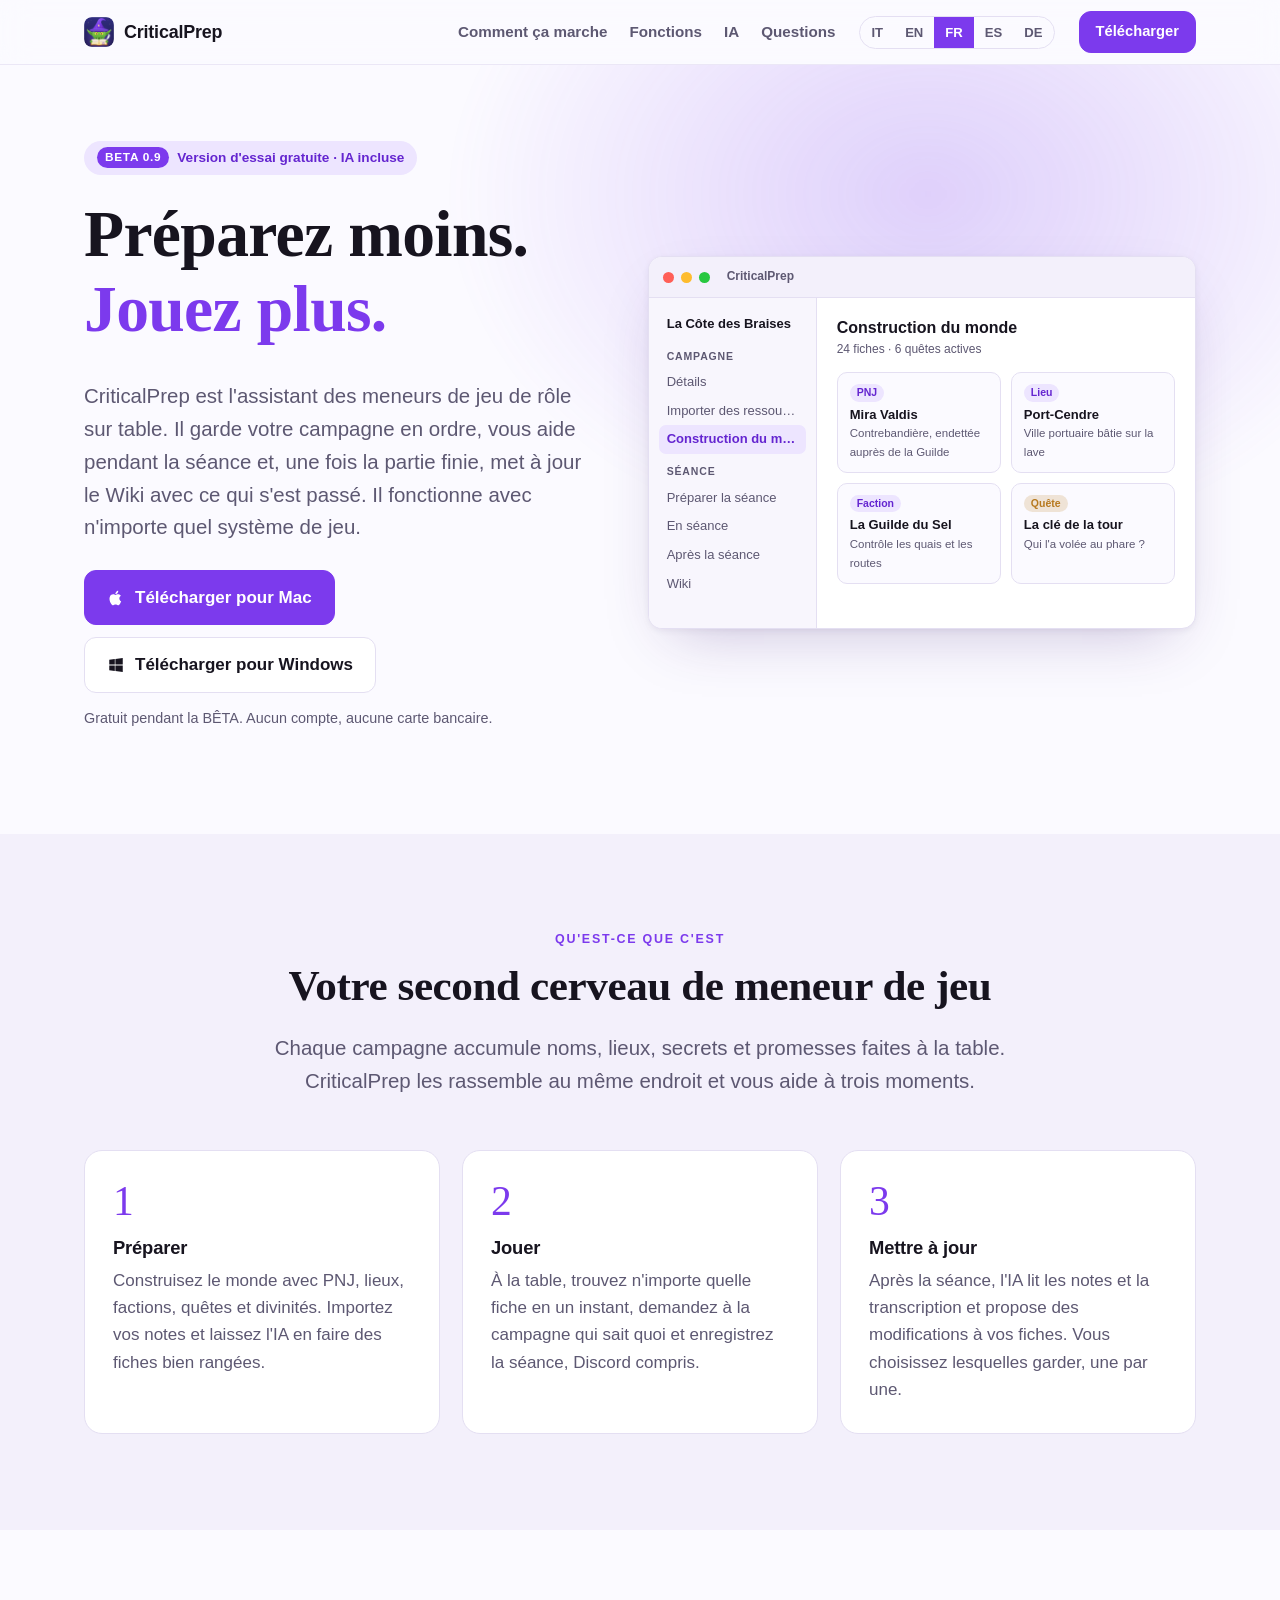
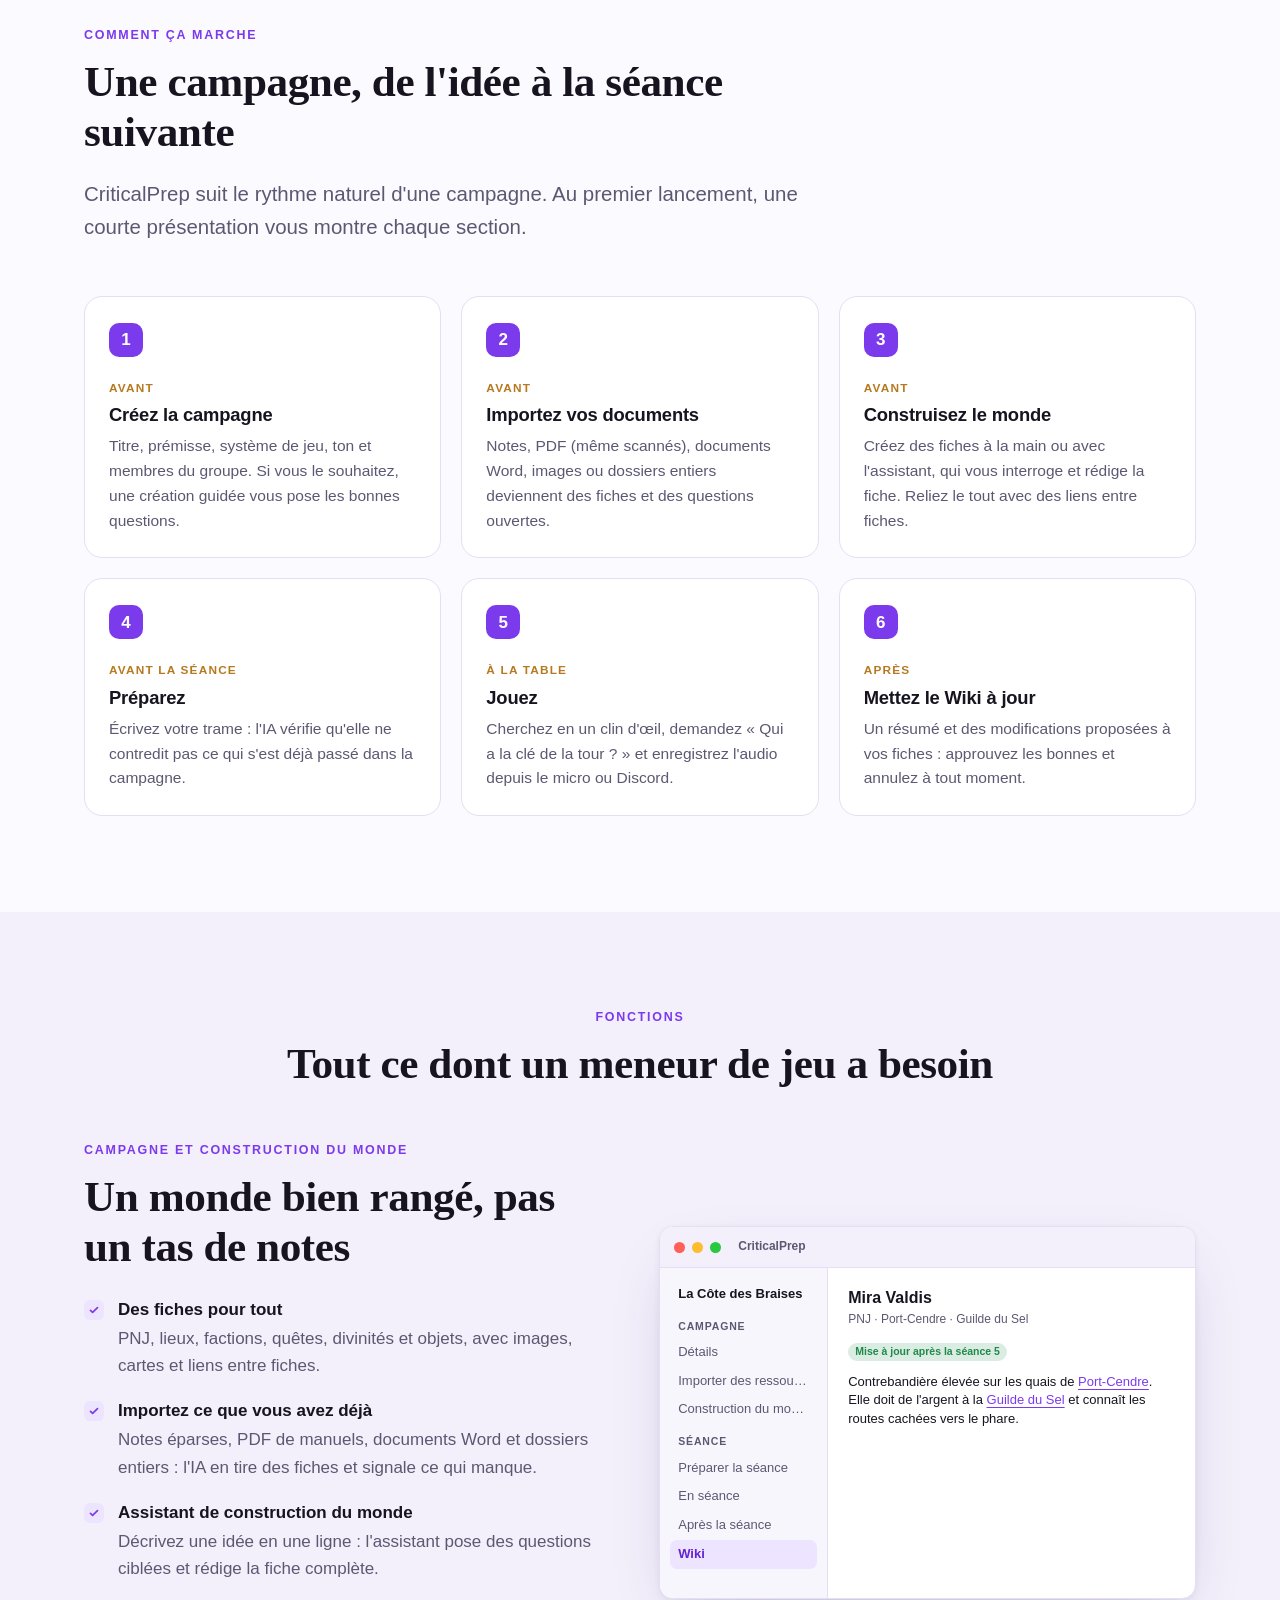
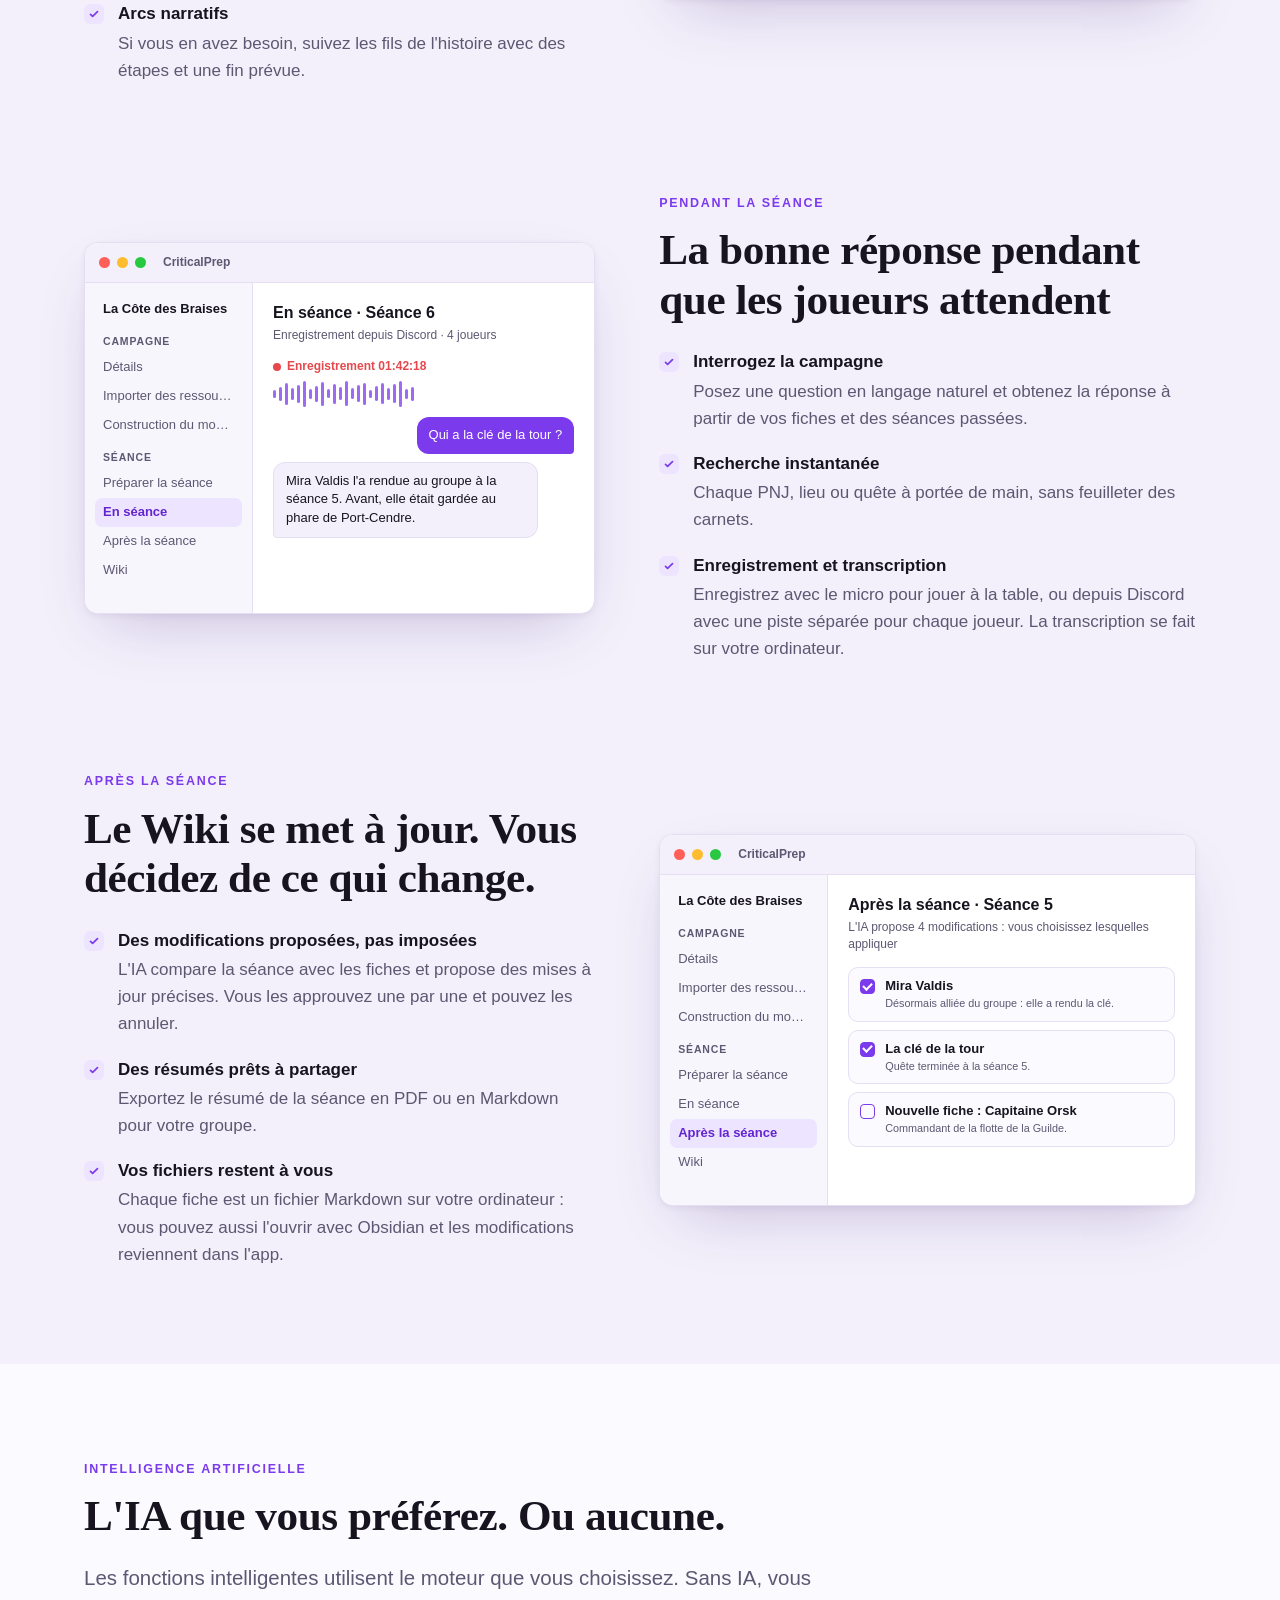
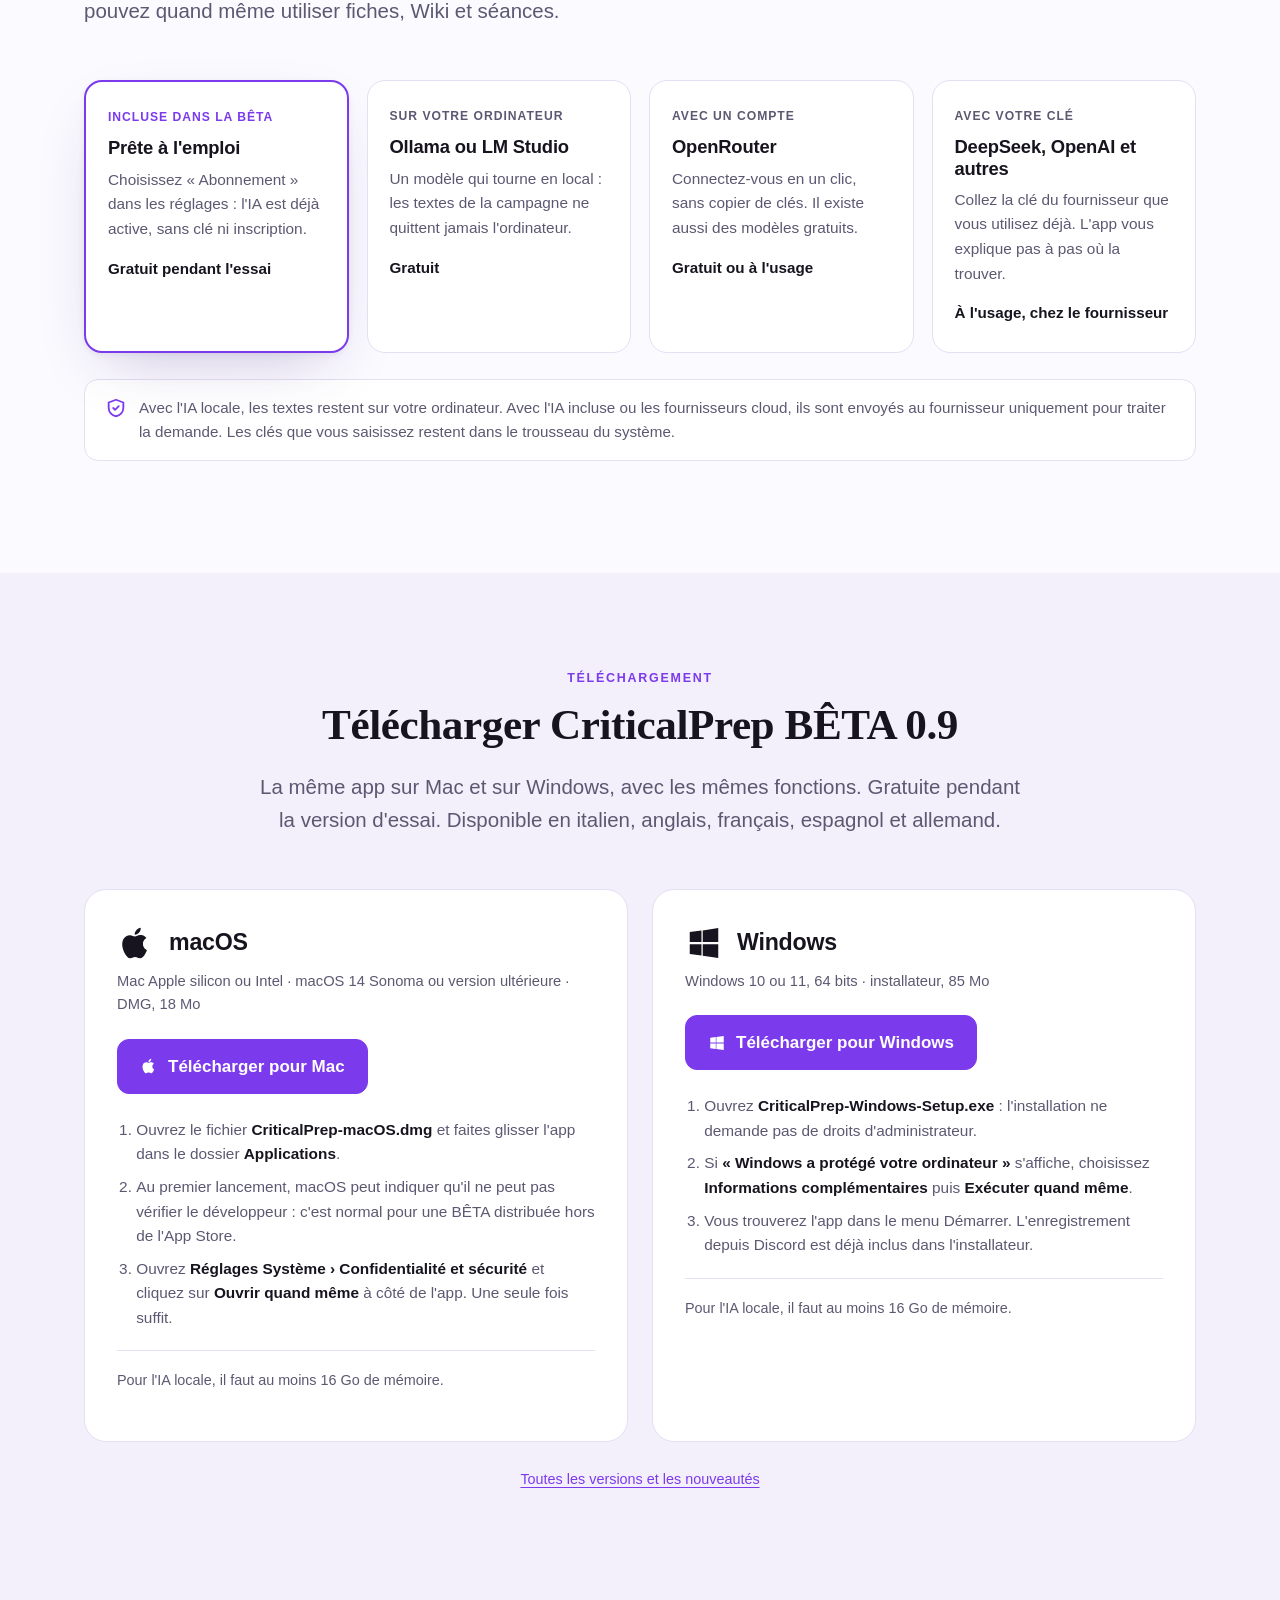
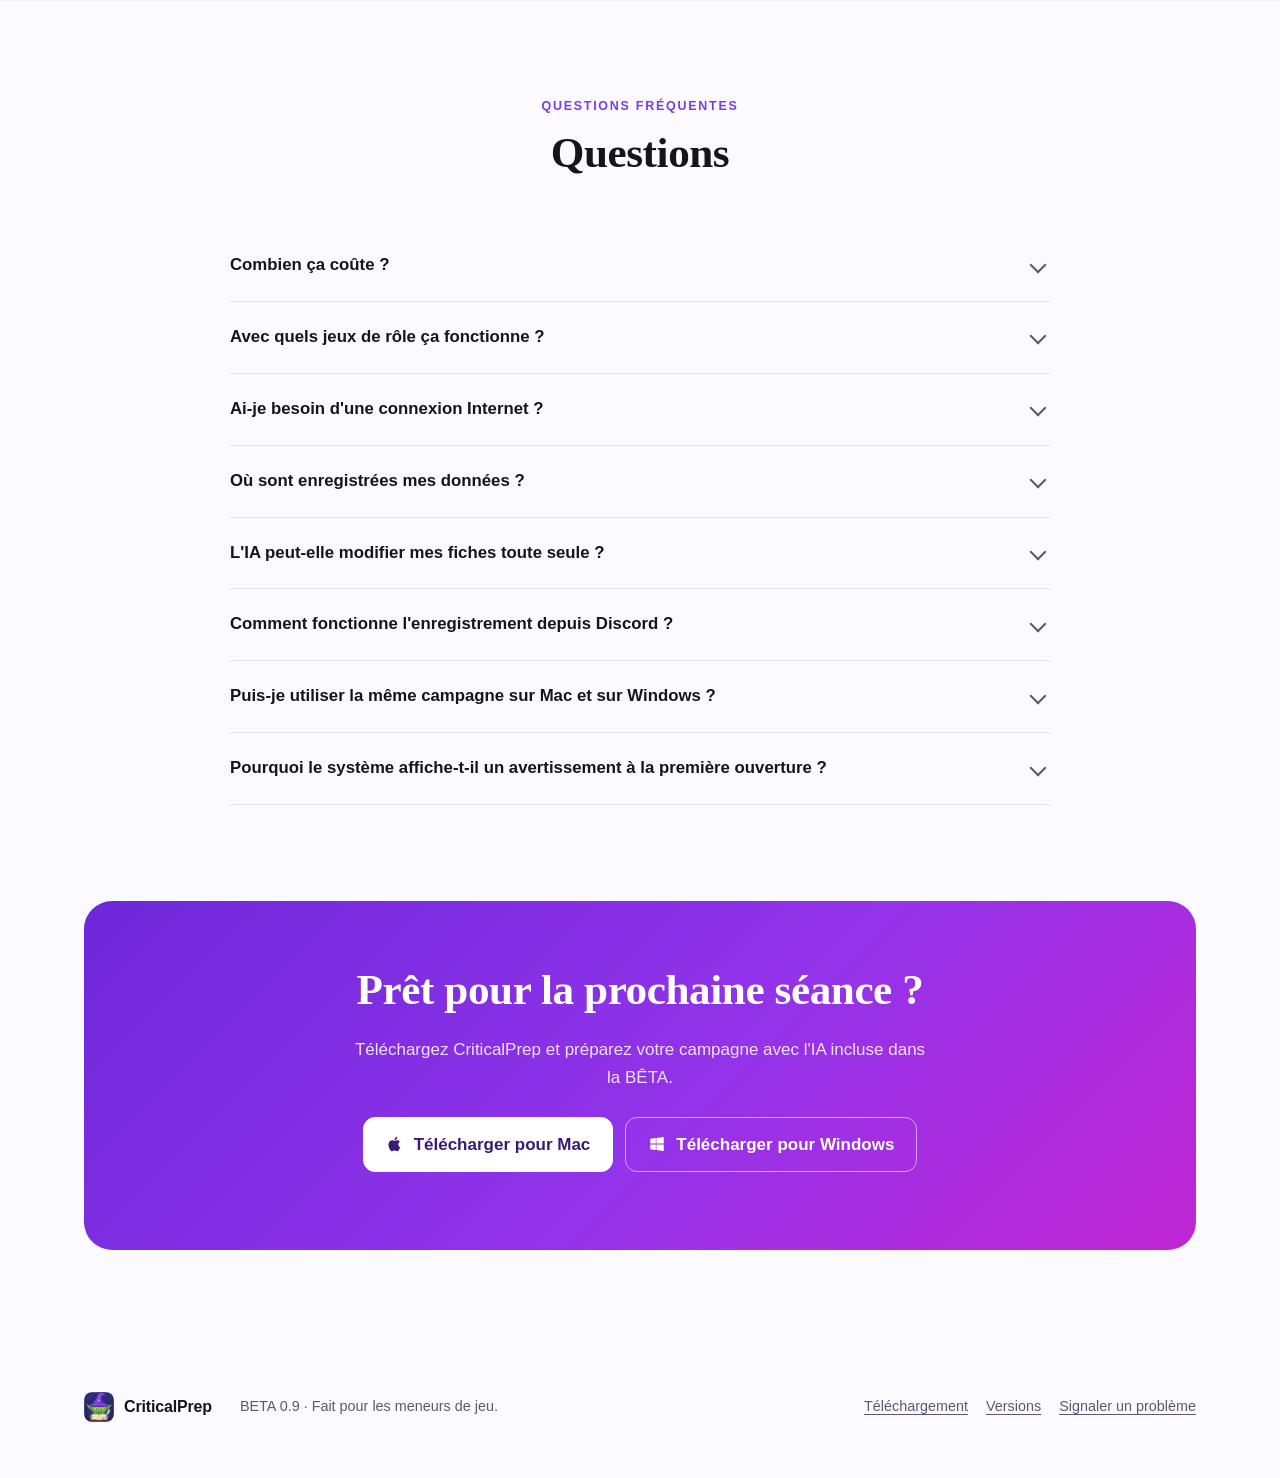
<file: fr/index.html>
<!doctype html>
<html lang="fr">
<head>
<meta charset="utf-8">
<meta name="viewport" content="width=device-width, initial-scale=1">
<title>CriticalPrep — L'assistant du meneur de jeu</title>
<meta name="description" content="CriticalPrep est l&#x27;app pour Mac et Windows qui aide les meneurs de jeu de n&#x27;importe quel jeu de rôle à préparer la campagne, mener la séance et mettre à jour le Wiki avec l&#x27;IA. BÊTA gratuite, IA incluse.">
<link rel="canonical" href="https://enrik90vol2.github.io/CriticalPrep/fr/">
<link rel="alternate" hreflang="it" href="https://enrik90vol2.github.io/CriticalPrep/">
<link rel="alternate" hreflang="en" href="https://enrik90vol2.github.io/CriticalPrep/en/">
<link rel="alternate" hreflang="fr" href="https://enrik90vol2.github.io/CriticalPrep/fr/">
<link rel="alternate" hreflang="es" href="https://enrik90vol2.github.io/CriticalPrep/es/">
<link rel="alternate" hreflang="de" href="https://enrik90vol2.github.io/CriticalPrep/de/">
<link rel="alternate" hreflang="x-default" href="https://enrik90vol2.github.io/CriticalPrep/">
<meta property="og:type" content="website">
<meta property="og:title" content="CriticalPrep — L'assistant du meneur de jeu">
<meta property="og:description" content="CriticalPrep est l&#x27;app pour Mac et Windows qui aide les meneurs de jeu de n&#x27;importe quel jeu de rôle à préparer la campagne, mener la séance et mettre à jour le Wiki avec l&#x27;IA. BÊTA gratuite, IA incluse.">
<meta property="og:image" content="https://enrik90vol2.github.io/CriticalPrep/assets/icon.png">
<meta name="theme-color" content="#7c3aed">
<link rel="icon" type="image/png" href="../assets/favicon.png">
<link rel="apple-touch-icon" href="../assets/icon.png">
<link rel="stylesheet" href="../assets/style.css">

</head>
<body>
<a class="skip" href="#main">Aller au contenu</a>
<header class="top">
  <div class="wrap">
    <a class="brand" href="#top"><img src="../assets/icon.png" alt="" width="30" height="30">CriticalPrep</a>
    <nav class="nav" aria-label="Télécharger"><a href="#how-it-works">Comment ça marche</a><a href="#features">Fonctions</a><a href="#ai">IA</a><a href="#faq">Questions</a></nav>
    <div class="lang" aria-label="Lingua / Language"><a href="../" hreflang="it" lang="it" title="Italiano" onclick="try{localStorage.setItem('cp-lang','it')}catch(e){}">IT</a><a href="../en/" hreflang="en" lang="en" title="English" onclick="try{localStorage.setItem('cp-lang','en')}catch(e){}">EN</a><span aria-current="true">FR</span><a href="../es/" hreflang="es" lang="es" title="Español" onclick="try{localStorage.setItem('cp-lang','es')}catch(e){}">ES</a><a href="../de/" hreflang="de" lang="de" title="Deutsch" onclick="try{localStorage.setItem('cp-lang','de')}catch(e){}">DE</a></div>
    <a class="btn btn-primary" href="#download">Télécharger</a>
  </div>
</header>

<main id="main">
<section class="hero" id="top">
  <div class="wrap hero-grid">
    <div>
      <span class="badge"><b>BETA 0.9</b>Version d'essai gratuite · IA incluse</span>
      <h1>Préparez moins.<br><em>Jouez plus.</em></h1>
      <p class="lead">CriticalPrep est l'assistant des meneurs de jeu de rôle sur table. Il garde votre campagne en ordre, vous aide pendant la séance et, une fois la partie finie, met à jour le Wiki avec ce qui s'est passé. Il fonctionne avec n'importe quel système de jeu.</p>
      <div class="actions">
        <a class="btn btn-primary" href="https://github.com/enrik90vol2/CriticalPrep/releases/latest/download/CriticalPrep-macOS.dmg"><svg viewBox="0 0 24 24" fill="currentColor" aria-hidden="true"><path d="M16.4 12.6c0-2.4 2-3.6 2.1-3.7-1.1-1.7-2.9-1.9-3.5-1.9-1.5-.2-2.9.9-3.7.9-.8 0-1.9-.9-3.2-.8-1.6 0-3.1 1-4 2.4-1.7 3-.4 7.3 1.2 9.7.8 1.2 1.8 2.5 3 2.4 1.2 0 1.7-.8 3.1-.8 1.5 0 1.9.8 3.2.8 1.3 0 2.2-1.2 3-2.4.9-1.4 1.3-2.7 1.3-2.8 0 0-2.5-1-2.5-3.8zM14 5.4c.7-.8 1.1-1.9 1-3-1 0-2.1.7-2.8 1.5-.6.7-1.2 1.8-1 2.9 1 .1 2.1-.6 2.8-1.4z"/></svg>Télécharger pour Mac</a>
        <a class="btn" href="https://github.com/enrik90vol2/CriticalPrep/releases/latest/download/CriticalPrep-Windows-Setup.exe"><svg viewBox="0 0 24 24" fill="currentColor" aria-hidden="true"><path d="M3 5.1l7.4-1v7.2H3V5.1zm0 13.8l7.4 1v-7.1H3v6.1zm8.2 1.1L21 21.4v-8.6h-9.8V20zm0-15.9v7.3H21V2.6l-9.8 1.5z"/></svg>Télécharger pour Windows</a>
      </div>
      <p class="small muted">Gratuit pendant la BÊTA. Aucun compte, aucune carte bancaire.</p>
    </div>
    <div class="window" role="img" aria-label="Construction du monde"><div class="window-bar"><i></i><i></i><i></i><span>CriticalPrep</span></div><div class="window-body"><aside class="side" aria-hidden="true"><div class="camp">La Côte des Braises</div><p>Campagne</p><div class="">Détails</div><div class="">Importer des ressources</div><div class="on">Construction du monde</div><p>Séance</p><div class="">Préparer la séance</div><div class="">En séance</div><div class="">Après la séance</div><div class="">Wiki</div></aside><div class="main" aria-hidden="true"><h4>Construction du monde</h4><div class="sub">24 fiches · 6 quêtes actives</div><div class="cards"><div class="mini"><span class="tag">PNJ</span><b>Mira Valdis</b><small>Contrebandière, endettée auprès de la Guilde</small></div><div class="mini"><span class="tag">Lieu</span><b>Port-Cendre</b><small>Ville portuaire bâtie sur la lave</small></div><div class="mini"><span class="tag">Faction</span><b>La Guilde du Sel</b><small>Contrôle les quais et les routes</small></div><div class="mini"><span class="tag gold">Quête</span><b>La clé de la tour</b><small>Qui l&#x27;a volée au phare ?</small></div></div></div></div></div>
  </div>
</section>

<section class="alt">
  <div class="wrap">
    <div class="section-head center">
      <p class="eyebrow">Qu'est-ce que c'est</p>
      <h2>Votre second cerveau de meneur de jeu</h2>
      <p class="lead">Chaque campagne accumule noms, lieux, secrets et promesses faites à la table. CriticalPrep les rassemble au même endroit et vous aide à trois moments.</p>
    </div>
    <div class="pillars"><div class="pillar"><div class="num">1</div><h3>Préparer</h3><p>Construisez le monde avec PNJ, lieux, factions, quêtes et divinités. Importez vos notes et laissez l'IA en faire des fiches bien rangées.</p></div><div class="pillar"><div class="num">2</div><h3>Jouer</h3><p>À la table, trouvez n'importe quelle fiche en un instant, demandez à la campagne qui sait quoi et enregistrez la séance, Discord compris.</p></div><div class="pillar"><div class="num">3</div><h3>Mettre à jour</h3><p>Après la séance, l'IA lit les notes et la transcription et propose des modifications à vos fiches. Vous choisissez lesquelles garder, une par une.</p></div></div>
  </div>
</section>

<section id="how-it-works">
  <div class="wrap">
    <div class="section-head">
      <p class="eyebrow">Comment ça marche</p>
      <h2>Une campagne, de l'idée à la séance suivante</h2>
      <p class="lead">CriticalPrep suit le rythme naturel d'une campagne. Au premier lancement, une courte présentation vous montre chaque section.</p>
    </div>
    <div class="steps"><div class="step"><span class="when">Avant</span><h3>Créez la campagne</h3><p>Titre, prémisse, système de jeu, ton et membres du groupe. Si vous le souhaitez, une création guidée vous pose les bonnes questions.</p></div><div class="step"><span class="when">Avant</span><h3>Importez vos documents</h3><p>Notes, PDF (même scannés), documents Word, images ou dossiers entiers deviennent des fiches et des questions ouvertes.</p></div><div class="step"><span class="when">Avant</span><h3>Construisez le monde</h3><p>Créez des fiches à la main ou avec l&#x27;assistant, qui vous interroge et rédige la fiche. Reliez le tout avec des liens entre fiches.</p></div><div class="step"><span class="when">Avant la séance</span><h3>Préparez</h3><p>Écrivez votre trame : l&#x27;IA vérifie qu&#x27;elle ne contredit pas ce qui s&#x27;est déjà passé dans la campagne.</p></div><div class="step"><span class="when">À la table</span><h3>Jouez</h3><p>Cherchez en un clin d&#x27;œil, demandez « Qui a la clé de la tour ? » et enregistrez l&#x27;audio depuis le micro ou Discord.</p></div><div class="step"><span class="when">Après</span><h3>Mettez le Wiki à jour</h3><p>Un résumé et des modifications proposées à vos fiches : approuvez les bonnes et annulez à tout moment.</p></div></div>
  </div>
</section>

<section class="alt" id="features">
  <div class="wrap">
    <div class="section-head center">
      <p class="eyebrow">Fonctions</p>
      <h2>Tout ce dont un meneur de jeu a besoin</h2>
    </div>
    <div class="feature">
      <div><p class="eyebrow">Campagne et construction du monde</p><h2>Un monde bien rangé, pas un tas de notes</h2><ul><li><strong>Des fiches pour tout</strong><span>PNJ, lieux, factions, quêtes, divinités et objets, avec images, cartes et liens entre fiches.</span></li><li><strong>Importez ce que vous avez déjà</strong><span>Notes éparses, PDF de manuels, documents Word et dossiers entiers : l'IA en tire des fiches et signale ce qui manque.</span></li><li><strong>Assistant de construction du monde</strong><span>Décrivez une idée en une ligne : l'assistant pose des questions ciblées et rédige la fiche complète.</span></li><li><strong>Arcs narratifs</strong><span>Si vous en avez besoin, suivez les fils de l'histoire avec des étapes et une fin prévue.</span></li></ul></div>
      <div class="window" role="img" aria-label="Mira Valdis"><div class="window-bar"><i></i><i></i><i></i><span>CriticalPrep</span></div><div class="window-body"><aside class="side" aria-hidden="true"><div class="camp">La Côte des Braises</div><p>Campagne</p><div class="">Détails</div><div class="">Importer des ressources</div><div class="">Construction du monde</div><p>Séance</p><div class="">Préparer la séance</div><div class="">En séance</div><div class="">Après la séance</div><div class="on">Wiki</div></aside><div class="main" aria-hidden="true"><h4>Mira Valdis</h4><div class="sub">PNJ · Port-Cendre · Guilde du Sel</div><span class="tag ok">Mise à jour après la séance 5</span><p style="margin:8px 0 0">Contrebandière élevée sur les quais de <a href="#" tabindex="-1" onclick="return false">Port-Cendre</a>. Elle doit de l&#x27;argent à la <a href="#" tabindex="-1" onclick="return false">Guilde du Sel</a> et connaît les routes cachées vers le phare.</p></div></div></div>
    </div>
    <div class="feature flip">
      <div><p class="eyebrow">Pendant la séance</p><h2>La bonne réponse pendant que les joueurs attendent</h2><ul><li><strong>Interrogez la campagne</strong><span>Posez une question en langage naturel et obtenez la réponse à partir de vos fiches et des séances passées.</span></li><li><strong>Recherche instantanée</strong><span>Chaque PNJ, lieu ou quête à portée de main, sans feuilleter des carnets.</span></li><li><strong>Enregistrement et transcription</strong><span>Enregistrez avec le micro pour jouer à la table, ou depuis Discord avec une piste séparée pour chaque joueur. La transcription se fait sur votre ordinateur.</span></li></ul></div>
      <div class="window" role="img" aria-label="En séance · Séance 6"><div class="window-bar"><i></i><i></i><i></i><span>CriticalPrep</span></div><div class="window-body"><aside class="side" aria-hidden="true"><div class="camp">La Côte des Braises</div><p>Campagne</p><div class="">Détails</div><div class="">Importer des ressources</div><div class="">Construction du monde</div><p>Séance</p><div class="">Préparer la séance</div><div class="on">En séance</div><div class="">Après la séance</div><div class="">Wiki</div></aside><div class="main" aria-hidden="true"><h4>En séance · Séance 6</h4><div class="sub">Enregistrement depuis Discord · 4 joueurs</div><span class="rec">Enregistrement 01:42:18</span><div class="wave"><i style="height:8px"></i><i style="height:14px"></i><i style="height:22px"></i><i style="height:12px"></i><i style="height:18px"></i><i style="height:26px"></i><i style="height:10px"></i><i style="height:16px"></i><i style="height:24px"></i><i style="height:9px"></i><i style="height:20px"></i><i style="height:13px"></i><i style="height:25px"></i><i style="height:11px"></i><i style="height:17px"></i><i style="height:22px"></i><i style="height:8px"></i><i style="height:15px"></i><i style="height:21px"></i><i style="height:12px"></i><i style="height:19px"></i><i style="height:26px"></i><i style="height:10px"></i><i style="height:14px"></i></div><div class="chat"><div class="bubble q">Qui a la clé de la tour ?</div><div class="bubble a">Mira Valdis l&#x27;a rendue au groupe à la séance 5. Avant, elle était gardée au phare de Port-Cendre.</div></div></div></div></div>
    </div>
    <div class="feature">
      <div><p class="eyebrow">Après la séance</p><h2>Le Wiki se met à jour. Vous décidez de ce qui change.</h2><ul><li><strong>Des modifications proposées, pas imposées</strong><span>L'IA compare la séance avec les fiches et propose des mises à jour précises. Vous les approuvez une par une et pouvez les annuler.</span></li><li><strong>Des résumés prêts à partager</strong><span>Exportez le résumé de la séance en PDF ou en Markdown pour votre groupe.</span></li><li><strong>Vos fichiers restent à vous</strong><span>Chaque fiche est un fichier Markdown sur votre ordinateur : vous pouvez aussi l'ouvrir avec Obsidian et les modifications reviennent dans l'app.</span></li></ul></div>
      <div class="window" role="img" aria-label="Après la séance · Séance 5"><div class="window-bar"><i></i><i></i><i></i><span>CriticalPrep</span></div><div class="window-body"><aside class="side" aria-hidden="true"><div class="camp">La Côte des Braises</div><p>Campagne</p><div class="">Détails</div><div class="">Importer des ressources</div><div class="">Construction du monde</div><p>Séance</p><div class="">Préparer la séance</div><div class="">En séance</div><div class="on">Après la séance</div><div class="">Wiki</div></aside><div class="main" aria-hidden="true"><h4>Après la séance · Séance 5</h4><div class="sub">L'IA propose 4 modifications : vous choisissez lesquelles appliquer</div><div class="patch"><span class="box on"></span><div><b>Mira Valdis</b><small>Désormais alliée du groupe : elle a rendu la clé.</small></div></div><div class="patch"><span class="box on"></span><div><b>La clé de la tour</b><small>Quête terminée à la séance 5.</small></div></div><div class="patch"><span class="box"></span><div><b>Nouvelle fiche : Capitaine Orsk</b><small>Commandant de la flotte de la Guilde.</small></div></div></div></div></div>
    </div>
  </div>
</section>

<section id="ai">
  <div class="wrap">
    <div class="section-head">
      <p class="eyebrow">Intelligence artificielle</p>
      <h2>L'IA que vous préférez. Ou aucune.</h2>
      <p class="lead">Les fonctions intelligentes utilisent le moteur que vous choisissez. Sans IA, vous pouvez quand même utiliser fiches, Wiki et séances.</p>
    </div>
    <div class="ai-grid"><div class="ai-card star"><div class="label">Incluse dans la BÊTA</div><h3>Prête à l'emploi</h3><p>Choisissez « Abonnement » dans les réglages : l'IA est déjà active, sans clé ni inscription.</p><p class="price">Gratuit pendant l'essai</p></div><div class="ai-card"><div class="label">Sur votre ordinateur</div><h3>Ollama ou LM Studio</h3><p>Un modèle qui tourne en local : les textes de la campagne ne quittent jamais l'ordinateur.</p><p class="price">Gratuit</p></div><div class="ai-card"><div class="label">Avec un compte</div><h3>OpenRouter</h3><p>Connectez-vous en un clic, sans copier de clés. Il existe aussi des modèles gratuits.</p><p class="price">Gratuit ou à l'usage</p></div><div class="ai-card"><div class="label">Avec votre clé</div><h3>DeepSeek, OpenAI et autres</h3><p>Collez la clé du fournisseur que vous utilisez déjà. L'app vous explique pas à pas où la trouver.</p><p class="price">À l'usage, chez le fournisseur</p></div></div>
    <p class="note"><svg viewBox="0 0 24 24" fill="none" stroke="currentColor" stroke-width="2" stroke-linecap="round" stroke-linejoin="round" aria-hidden="true"><path d="M12 3l8 3v6c0 4.5-3.4 8.3-8 9-4.6-.7-8-4.5-8-9V6l8-3z"/><path d="M9 12l2 2 4-4"/></svg><span>Avec l'IA locale, les textes restent sur votre ordinateur. Avec l'IA incluse ou les fournisseurs cloud, ils sont envoyés au fournisseur uniquement pour traiter la demande. Les clés que vous saisissez restent dans le trousseau du système.</span></p>
  </div>
</section>

<section class="alt" id="download">
  <div class="wrap">
    <div class="section-head center">
      <p class="eyebrow">Téléchargement</p>
      <h2>Télécharger CriticalPrep BÊTA 0.9</h2>
      <p class="lead">La même app sur Mac et sur Windows, avec les mêmes fonctions. Gratuite pendant la version d'essai. Disponible en italien, anglais, français, espagnol et allemand.</p>
    </div>
    <div class="dl-grid">
      <div class="dl">
        <div class="dl-head"><svg viewBox="0 0 24 24" fill="currentColor" aria-hidden="true"><path d="M16.4 12.6c0-2.4 2-3.6 2.1-3.7-1.1-1.7-2.9-1.9-3.5-1.9-1.5-.2-2.9.9-3.7.9-.8 0-1.9-.9-3.2-.8-1.6 0-3.1 1-4 2.4-1.7 3-.4 7.3 1.2 9.7.8 1.2 1.8 2.5 3 2.4 1.2 0 1.7-.8 3.1-.8 1.5 0 1.9.8 3.2.8 1.3 0 2.2-1.2 3-2.4.9-1.4 1.3-2.7 1.3-2.8 0 0-2.5-1-2.5-3.8zM14 5.4c.7-.8 1.1-1.9 1-3-1 0-2.1.7-2.8 1.5-.6.7-1.2 1.8-1 2.9 1 .1 2.1-.6 2.8-1.4z"/></svg><h3>macOS</h3></div>
        <p class="meta">Mac Apple silicon ou Intel · macOS 14 Sonoma ou version ultérieure · DMG, 18 Mo</p>
        <a class="btn btn-primary" href="https://github.com/enrik90vol2/CriticalPrep/releases/latest/download/CriticalPrep-macOS.dmg"><svg viewBox="0 0 24 24" fill="currentColor" aria-hidden="true"><path d="M16.4 12.6c0-2.4 2-3.6 2.1-3.7-1.1-1.7-2.9-1.9-3.5-1.9-1.5-.2-2.9.9-3.7.9-.8 0-1.9-.9-3.2-.8-1.6 0-3.1 1-4 2.4-1.7 3-.4 7.3 1.2 9.7.8 1.2 1.8 2.5 3 2.4 1.2 0 1.7-.8 3.1-.8 1.5 0 1.9.8 3.2.8 1.3 0 2.2-1.2 3-2.4.9-1.4 1.3-2.7 1.3-2.8 0 0-2.5-1-2.5-3.8zM14 5.4c.7-.8 1.1-1.9 1-3-1 0-2.1.7-2.8 1.5-.6.7-1.2 1.8-1 2.9 1 .1 2.1-.6 2.8-1.4z"/></svg>Télécharger pour Mac</a>
        <ol><li>Ouvrez le fichier <strong>CriticalPrep-macOS.dmg</strong> et faites glisser l'app dans le dossier <strong>Applications</strong>.</li><li>Au premier lancement, macOS peut indiquer qu'il ne peut pas vérifier le développeur : c'est normal pour une BÊTA distribuée hors de l'App Store.</li><li>Ouvrez <strong>Réglages Système › Confidentialité et sécurité</strong> et cliquez sur <strong>Ouvrir quand même</strong> à côté de l'app. Une seule fois suffit.</li></ol>
        <p class="req">Pour l'IA locale, il faut au moins 16 Go de mémoire.</p>
      </div>
      <div class="dl">
        <div class="dl-head"><svg viewBox="0 0 24 24" fill="currentColor" aria-hidden="true"><path d="M3 5.1l7.4-1v7.2H3V5.1zm0 13.8l7.4 1v-7.1H3v6.1zm8.2 1.1L21 21.4v-8.6h-9.8V20zm0-15.9v7.3H21V2.6l-9.8 1.5z"/></svg><h3>Windows</h3></div>
        <p class="meta">Windows 10 ou 11, 64 bits · installateur, 85 Mo</p>
        <a class="btn btn-primary" href="https://github.com/enrik90vol2/CriticalPrep/releases/latest/download/CriticalPrep-Windows-Setup.exe"><svg viewBox="0 0 24 24" fill="currentColor" aria-hidden="true"><path d="M3 5.1l7.4-1v7.2H3V5.1zm0 13.8l7.4 1v-7.1H3v6.1zm8.2 1.1L21 21.4v-8.6h-9.8V20zm0-15.9v7.3H21V2.6l-9.8 1.5z"/></svg>Télécharger pour Windows</a>
        <ol><li>Ouvrez <strong>CriticalPrep-Windows-Setup.exe</strong> : l'installation ne demande pas de droits d'administrateur.</li><li>Si <strong>« Windows a protégé votre ordinateur »</strong> s'affiche, choisissez <strong>Informations complémentaires</strong> puis <strong>Exécuter quand même</strong>.</li><li>Vous trouverez l'app dans le menu Démarrer. L'enregistrement depuis Discord est déjà inclus dans l'installateur.</li></ol>
        <p class="req">Pour l'IA locale, il faut au moins 16 Go de mémoire.</p>
      </div>
    </div>
    <p class="small muted" style="text-align:center;margin-top:26px"><a href="https://github.com/enrik90vol2/CriticalPrep/releases">Toutes les versions et les nouveautés</a></p>
  </div>
</section>

<section id="faq">
  <div class="wrap">
    <div class="section-head center">
      <p class="eyebrow">Questions fréquentes</p>
      <h2>Questions</h2>
    </div>
    <div class="faq"><details><summary>Combien ça coûte ?</summary><p>Pendant la BÊTA, CriticalPrep est gratuit, IA incluse. Vous pouvez aussi utiliser un modèle local gratuit ou votre compte OpenRouter.</p></details><details><summary>Avec quels jeux de rôle ça fonctionne ?</summary><p>Avec tous : D&D, Pathfinder, L'Appel de Cthulhu, systèmes maison. Vous indiquez le système dans les détails de la campagne et l'IA en tient compte.</p></details><details><summary>Ai-je besoin d'une connexion Internet ?</summary><p>Seulement pour l'IA incluse ou les fournisseurs cloud. Avec un modèle local (Ollama ou LM Studio) et sans enregistrement Discord, ça fonctionne aussi hors ligne.</p></details><details><summary>Où sont enregistrées mes données ?</summary><p>Sur votre ordinateur, dans un dossier que vous pouvez choisir. Les fiches sont des fichiers Markdown lisibles avec n'importe quel éditeur ou avec Obsidian. Il n'y a aucun compte ni cloud CriticalPrep.</p></details><details><summary>L'IA peut-elle modifier mes fiches toute seule ?</summary><p>Non. Après la séance, elle propose les modifications et c'est vous qui choisissez lesquelles appliquer. Chaque modification peut être annulée.</p></details><details><summary>Comment fonctionne l'enregistrement depuis Discord ?</summary><p>Vous créez votre propre bot Discord, l'app vous guide pas à pas. Le bot rejoint le salon vocal et enregistre chaque joueur sur une piste séparée ; la transcription se fait sur votre ordinateur.</p></details><details><summary>Puis-je utiliser la même campagne sur Mac et sur Windows ?</summary><p>Oui : les campagnes sont des dossiers de fichiers ordinaires. Copiez-les ou placez-les dans un dossier synchronisé et ouvrez-les sur les deux systèmes.</p></details><details><summary>Pourquoi le système affiche-t-il un avertissement à la première ouverture ?</summary><p>La BÊTA n'est pas encore signée avec un certificat payant d'Apple ou de Microsoft, donc le système demande une confirmation la première fois. Les instructions sont ci-dessus, dans la section Téléchargement.</p></details></div>
  </div>
</section>

<section style="padding-top:0">
  <div class="wrap">
    <div class="cta">
      <h2>Prêt pour la prochaine séance ?</h2>
      <p>Téléchargez CriticalPrep et préparez votre campagne avec l'IA incluse dans la BÊTA.</p>
      <div class="actions">
        <a class="btn" href="https://github.com/enrik90vol2/CriticalPrep/releases/latest/download/CriticalPrep-macOS.dmg"><svg viewBox="0 0 24 24" fill="currentColor" aria-hidden="true"><path d="M16.4 12.6c0-2.4 2-3.6 2.1-3.7-1.1-1.7-2.9-1.9-3.5-1.9-1.5-.2-2.9.9-3.7.9-.8 0-1.9-.9-3.2-.8-1.6 0-3.1 1-4 2.4-1.7 3-.4 7.3 1.2 9.7.8 1.2 1.8 2.5 3 2.4 1.2 0 1.7-.8 3.1-.8 1.5 0 1.9.8 3.2.8 1.3 0 2.2-1.2 3-2.4.9-1.4 1.3-2.7 1.3-2.8 0 0-2.5-1-2.5-3.8zM14 5.4c.7-.8 1.1-1.9 1-3-1 0-2.1.7-2.8 1.5-.6.7-1.2 1.8-1 2.9 1 .1 2.1-.6 2.8-1.4z"/></svg>Télécharger pour Mac</a>
        <a class="btn ghost" href="https://github.com/enrik90vol2/CriticalPrep/releases/latest/download/CriticalPrep-Windows-Setup.exe"><svg viewBox="0 0 24 24" fill="currentColor" aria-hidden="true"><path d="M3 5.1l7.4-1v7.2H3V5.1zm0 13.8l7.4 1v-7.1H3v6.1zm8.2 1.1L21 21.4v-8.6h-9.8V20zm0-15.9v7.3H21V2.6l-9.8 1.5z"/></svg>Télécharger pour Windows</a>
      </div>
    </div>
  </div>
</section>
</main>

<footer>
  <div class="wrap">
    <a class="brand" href="#top"><img src="../assets/icon.png" alt="" width="24" height="24">CriticalPrep</a>
    <span>BETA 0.9 · Fait pour les meneurs de jeu.</span>
    <nav><a href="#download">Téléchargement</a><a href="https://github.com/enrik90vol2/CriticalPrep/releases">Versions</a><a href="https://github.com/enrik90vol2/CriticalPrep/issues">Signaler un problème</a></nav>
  </div>
</footer>
</body>
</html>
</file>
<file: assets/style.css>
/* CriticalPrep — sito di prodotto. Nessuna risorsa esterna: font di sistema, tema chiaro e scuro automatico. */

:root {
  --bg: #fbfaff;
  --bg-soft: #f3f0fb;
  --surface: #ffffff;
  --text: #17141f;
  --muted: #5d5872;
  --line: #e4dff2;
  --accent: #7c3aed;
  --accent-strong: #6425d0;
  --accent-soft: #ede5ff;
  --gold: #b7791f;
  --ok: #1f8a4c;
  --shadow: 0 24px 60px -24px rgba(60, 30, 120, .28), 0 2px 6px rgba(30, 20, 60, .06);
  --radius: 18px;
  --display: "Iowan Old Style", "Palatino Linotype", Palatino, "Book Antiqua", Georgia, serif;
  --sans: -apple-system, BlinkMacSystemFont, "Segoe UI", "SF Pro Text", Roboto, "Helvetica Neue", Arial, sans-serif;
  color-scheme: light;
}

@media (prefers-color-scheme: dark) {
  :root:not([data-theme="light"]) {
    --bg: #0f0d16;
    --bg-soft: #16131f;
    --surface: #1c1828;
    --text: #f1eef8;
    --muted: #a49eb8;
    --line: #2d2740;
    --accent: #a78bfa;
    --accent-strong: #c4b1ff;
    --accent-soft: #2a2142;
    --gold: #e6b450;
    --ok: #4ccf86;
    --shadow: 0 30px 70px -28px rgba(0, 0, 0, .7), 0 2px 6px rgba(0, 0, 0, .3);
    color-scheme: dark;
  }
}

* { box-sizing: border-box; }
html { scroll-behavior: smooth; -webkit-text-size-adjust: 100%; }
@media (prefers-reduced-motion: reduce) { html { scroll-behavior: auto; } }
body {
  margin: 0;
  background: var(--bg);
  color: var(--text);
  font: 17px/1.6 var(--sans);
  -webkit-font-smoothing: antialiased;
  overflow-x: hidden;
}
img { max-width: 100%; display: block; }
a { color: var(--accent); text-underline-offset: 3px; }
a:hover { color: var(--accent-strong); }
:focus-visible { outline: 3px solid var(--accent); outline-offset: 3px; border-radius: 6px; }

.skip { position: absolute; left: -999px; top: 8px; background: var(--surface); padding: 8px 14px; border-radius: 8px; z-index: 50; }
.skip:focus { left: 16px; }

.wrap { width: 100%; max-width: 1160px; margin: 0 auto; padding: 0 24px; }
@media (max-width: 600px) { .wrap { padding: 0 16px; } body { font-size: 16px; } }

h1, h2, h3 { line-height: 1.15; margin: 0 0 .5em; letter-spacing: -.01em; }
h1, h2 { font-family: var(--display); font-weight: 700; }
h1 { font-size: clamp(2.4rem, 5.4vw, 4.1rem); }
h2 { font-size: clamp(1.9rem, 3.6vw, 2.7rem); }
h3 { font-size: 1.15rem; }
p { margin: 0 0 1em; }
.lead { font-size: clamp(1.08rem, 1.6vw, 1.28rem); color: var(--muted); max-width: 40em; }
.eyebrow { text-transform: uppercase; letter-spacing: .14em; font-size: .78rem; font-weight: 700; color: var(--accent); margin-bottom: .9em; }
.muted { color: var(--muted); }
.small { font-size: .9rem; }

/* Intestazione */
.top {
  position: sticky; top: 0; z-index: 20;
  background: color-mix(in srgb, var(--bg) 82%, transparent);
  backdrop-filter: saturate(1.4) blur(14px);
  -webkit-backdrop-filter: saturate(1.4) blur(14px);
  border-bottom: 1px solid color-mix(in srgb, var(--line) 70%, transparent);
}
.top .wrap { display: flex; align-items: center; gap: 24px; height: 64px; }
.brand { display: flex; align-items: center; gap: 10px; color: var(--text); text-decoration: none; font-weight: 750; font-size: 1.12rem; letter-spacing: -.01em; }
.brand img { width: 30px; height: 30px; border-radius: 8px; }
.nav { display: flex; gap: 22px; margin-left: auto; }
.nav a { color: var(--muted); text-decoration: none; font-size: .95rem; font-weight: 550; }
.nav a:hover { color: var(--text); }
.lang { display: flex; border: 1px solid var(--line); border-radius: 999px; overflow: hidden; font-size: .82rem; font-weight: 700; }
.lang a, .lang span { padding: 5px 11px; text-decoration: none; color: var(--muted); }
.lang span { background: var(--accent); color: #fff; }
.top .btn { padding: 8px 16px; font-size: .92rem; }
@media (max-width: 880px) { .nav { display: none; } .lang { margin-left: auto; } }
@media (max-width: 480px) { .top .btn { display: none; } }

/* Pulsanti */
.btn {
  display: inline-flex; align-items: center; justify-content: center; gap: 10px;
  padding: 13px 22px; border-radius: 12px; font-weight: 650; text-decoration: none;
  border: 1px solid var(--line); background: var(--surface); color: var(--text);
  transition: transform .15s ease, box-shadow .15s ease, background .15s ease;
}
.btn:hover { transform: translateY(-1px); color: var(--text); box-shadow: 0 8px 20px -10px rgba(80, 40, 160, .35); }
.btn-primary { background: var(--accent); border-color: var(--accent); color: #fff; }
.btn-primary:hover { background: var(--accent-strong); border-color: var(--accent-strong); color: #fff; }
:root:not([data-theme="light"]) .btn-primary { color: #fff; }
@media (prefers-color-scheme: dark) { :root:not([data-theme="light"]) .btn-primary { color: #150f24; } :root:not([data-theme="light"]) .btn-primary:hover { color: #150f24; } }
.btn svg { width: 18px; height: 18px; flex: none; }
.btn small { display: block; font-weight: 500; opacity: .8; font-size: .78rem; }
.actions { display: flex; flex-wrap: wrap; gap: 12px; margin: 26px 0 14px; }

.badge {
  display: inline-flex; align-items: center; gap: 8px; padding: 6px 13px; border-radius: 999px;
  background: var(--accent-soft); color: var(--accent-strong); font-size: .85rem; font-weight: 650; margin-bottom: 22px;
}
.badge b { background: var(--accent); color: #fff; padding: 1px 8px; border-radius: 999px; font-size: .74rem; letter-spacing: .06em; white-space: nowrap; flex: none; }
@media (prefers-color-scheme: dark) { :root:not([data-theme="light"]) .badge b { color: #150f24; } }

/* Sezioni */
section { padding: 96px 0; }
section.alt { background: var(--bg-soft); }
.section-head { max-width: 760px; margin-bottom: 52px; }
.section-head.center { margin-left: auto; margin-right: auto; text-align: center; }
.section-head.center .lead { margin: 0 auto; }
@media (max-width: 700px) { section { padding: 68px 0; } .section-head { margin-bottom: 36px; } }

/* Hero */
.hero { padding: 76px 0 90px; position: relative; overflow: hidden; }
.hero::before {
  content: ""; position: absolute; inset: -30% -10% auto 35%; height: 720px; z-index: -1;
  background: radial-gradient(closest-side, color-mix(in srgb, var(--accent) 22%, transparent), transparent);
  filter: blur(10px);
}
.hero-grid { display: grid; grid-template-columns: 1fr 1.08fr; gap: 56px; align-items: center; }
.hero h1 em { font-style: normal; color: var(--accent); }
@media (max-width: 980px) { .hero-grid { grid-template-columns: 1fr; gap: 44px; } }

/* Finestra dell'app disegnata in CSS */
.window {
  background: var(--surface); border: 1px solid var(--line); border-radius: 14px; box-shadow: var(--shadow);
  overflow: hidden; font-size: 13px; line-height: 1.45; color: var(--text);
}
.window-bar { display: flex; align-items: center; gap: 7px; padding: 11px 14px; border-bottom: 1px solid var(--line); background: var(--bg-soft); }
.window-bar i { width: 11px; height: 11px; border-radius: 50%; background: #ff5f57; }
.window-bar i:nth-child(2) { background: #febc2e; }
.window-bar i:nth-child(3) { background: #28c840; }
.window-bar span { margin-left: 10px; font-weight: 650; color: var(--muted); font-size: 12px; }
.window-body { display: grid; grid-template-columns: 168px 1fr; min-height: 330px; }
.side { border-right: 1px solid var(--line); padding: 12px 10px; background: color-mix(in srgb, var(--bg-soft) 60%, var(--surface)); }
.side p { margin: 10px 8px 4px; font-size: 10.5px; text-transform: uppercase; letter-spacing: .08em; color: var(--muted); font-weight: 700; }
.side div { padding: 5px 8px; border-radius: 7px; color: var(--muted); white-space: nowrap; overflow: hidden; text-overflow: ellipsis; }
.side div.on { background: var(--accent-soft); color: var(--accent-strong); font-weight: 650; }
.side div.camp { color: var(--text); font-weight: 700; }
.main { padding: 18px 20px; min-width: 0; }
.main h4 { margin: 0 0 2px; font-size: 16px; }
.main .sub { color: var(--muted); font-size: 12px; margin-bottom: 14px; }
.cards { display: grid; grid-template-columns: repeat(2, minmax(0, 1fr)); gap: 10px; }
.mini { border: 1px solid var(--line); border-radius: 10px; padding: 10px 12px; background: var(--bg); }
.mini b { display: block; font-size: 13px; }
.mini small { color: var(--muted); font-size: 11.5px; }
.tag { display: inline-block; font-size: 10.5px; font-weight: 700; padding: 1px 7px; border-radius: 999px; background: var(--accent-soft); color: var(--accent-strong); margin-bottom: 4px; }
.tag.gold { background: color-mix(in srgb, var(--gold) 18%, transparent); color: var(--gold); }
.tag.ok { background: color-mix(in srgb, var(--ok) 16%, transparent); color: var(--ok); }
.patch { display: flex; gap: 10px; align-items: flex-start; border: 1px solid var(--line); border-radius: 10px; padding: 9px 11px; margin-bottom: 8px; background: var(--bg); }
.patch .box { width: 15px; height: 15px; border-radius: 4px; border: 1.5px solid var(--accent); flex: none; margin-top: 2px; display: grid; place-items: center; }
.patch .box.on { background: var(--accent); }
.patch .box.on::after { content: ""; width: 7px; height: 4px; border: 2px solid #fff; border-top: 0; border-right: 0; transform: rotate(-45deg) translate(1px, -1px); }
.patch small { color: var(--muted); display: block; }
.chat { display: grid; gap: 8px; }
.bubble { padding: 9px 12px; border-radius: 12px; max-width: 88%; }
.bubble.q { background: var(--accent); color: #fff; justify-self: end; border-bottom-right-radius: 4px; }
@media (prefers-color-scheme: dark) { :root:not([data-theme="light"]) .bubble.q { color: #150f24; } }
.bubble.a { background: var(--bg-soft); border: 1px solid var(--line); border-bottom-left-radius: 4px; }
.wave { display: flex; gap: 3px; align-items: center; height: 26px; margin: 4px 0 10px; }
.wave i { width: 3px; border-radius: 2px; background: var(--accent); opacity: .75; }
.rec { display: inline-flex; align-items: center; gap: 6px; font-weight: 700; color: #e5484d; font-size: 12px; }
.rec::before { content: ""; width: 8px; height: 8px; border-radius: 50%; background: #e5484d; }
@media (max-width: 560px) {
  .window-body { grid-template-columns: 1fr; }
  .side { display: none; }
  .cards { grid-template-columns: 1fr; }
}

/* Tre pilastri */
.pillars { display: grid; grid-template-columns: repeat(3, 1fr); gap: 22px; }
.pillar { background: var(--surface); border: 1px solid var(--line); border-radius: var(--radius); padding: 30px 28px; }
.pillar .num { font-family: var(--display); font-size: 2.6rem; color: var(--accent); line-height: 1; margin-bottom: 14px; }
.pillar p { color: var(--muted); margin: 0; }
@media (max-width: 860px) { .pillars { grid-template-columns: 1fr; } }

/* Funzioni con finestra */
.feature { display: grid; grid-template-columns: 1fr 1.05fr; gap: 64px; align-items: center; }
.feature + .feature { margin-top: 110px; }
.feature.flip > :first-child { order: 2; }
.feature ul { list-style: none; padding: 0; margin: 24px 0 0; display: grid; gap: 18px; }
.feature li { padding-left: 34px; position: relative; }
.feature li::before {
  content: ""; position: absolute; left: 0; top: 4px; width: 20px; height: 20px; border-radius: 6px;
  background: var(--accent-soft) url("data:image/svg+xml,%3Csvg xmlns='http://www.w3.org/2000/svg' viewBox='0 0 20 20'%3E%3Cpath d='M5 10.5l3 3 7-7' fill='none' stroke='%237c3aed' stroke-width='2.4' stroke-linecap='round' stroke-linejoin='round'/%3E%3C/svg%3E") center / 14px no-repeat;
}
.feature li strong { display: block; margin-bottom: 2px; }
.feature li span { color: var(--muted); }
@media (max-width: 980px) {
  .feature { grid-template-columns: 1fr; gap: 36px; }
  .feature.flip > :first-child { order: 0; }
  .feature + .feature { margin-top: 80px; }
}

/* Come funziona: percorso */
.steps { display: grid; grid-template-columns: repeat(3, 1fr); gap: 20px; counter-reset: step; }
.step { position: relative; background: var(--surface); border: 1px solid var(--line); border-radius: var(--radius); padding: 26px 24px 24px; }
.step::before {
  counter-increment: step; content: counter(step);
  display: grid; place-items: center; width: 34px; height: 34px; border-radius: 10px; margin-bottom: 16px;
  background: var(--accent); color: #fff; font-weight: 800;
}
@media (prefers-color-scheme: dark) { :root:not([data-theme="light"]) .step::before { color: #150f24; } }
.step .when { font-size: .74rem; font-weight: 750; text-transform: uppercase; letter-spacing: .1em; color: var(--gold); }
.step h3 { margin-top: 4px; }
.step p { color: var(--muted); margin: 0; font-size: .97rem; }
@media (max-width: 900px) { .steps { grid-template-columns: 1fr 1fr; } }
@media (max-width: 600px) { .steps { grid-template-columns: 1fr; } }

/* AI */
.ai-grid { display: grid; grid-template-columns: repeat(4, 1fr); gap: 18px; }
.ai-card { background: var(--surface); border: 1px solid var(--line); border-radius: var(--radius); padding: 26px 22px; display: flex; flex-direction: column; }
.ai-card.star { border: 2px solid var(--accent); box-shadow: var(--shadow); }
.ai-card .label { font-size: .76rem; font-weight: 750; text-transform: uppercase; letter-spacing: .08em; color: var(--muted); margin-bottom: 10px; }
.ai-card.star .label { color: var(--accent); }
.ai-card p { color: var(--muted); font-size: .96rem; flex: 1; }
.ai-card .price { font-weight: 750; color: var(--text); margin: 0; font-size: .95rem; }
@media (max-width: 1020px) { .ai-grid { grid-template-columns: 1fr 1fr; } }
@media (max-width: 560px) { .ai-grid { grid-template-columns: 1fr; } }
.note { margin-top: 26px; padding: 16px 20px; border-radius: 14px; background: var(--surface); border: 1px solid var(--line); color: var(--muted); font-size: .95rem; display: flex; gap: 12px; }
.note svg { flex: none; width: 22px; height: 22px; color: var(--accent); margin-top: 1px; }

/* Download */
.dl-grid { display: grid; grid-template-columns: 1fr 1fr; gap: 24px; }
.dl { background: var(--surface); border: 1px solid var(--line); border-radius: 22px; padding: 34px 32px; display: flex; flex-direction: column; }
.dl-head { display: flex; align-items: center; gap: 14px; margin-bottom: 8px; }
.dl-head svg { width: 38px; height: 38px; color: var(--text); }
.dl-head h3 { font-size: 1.45rem; margin: 0; }
.dl .meta { color: var(--muted); font-size: .92rem; margin-bottom: 22px; }
.dl .btn { align-self: flex-start; margin-bottom: 24px; }
.dl ol { margin: 0; padding-left: 1.25em; color: var(--muted); font-size: .96rem; display: grid; gap: 8px; }
.dl ol strong { color: var(--text); }
.dl .req { margin-top: 20px; padding-top: 18px; border-top: 1px solid var(--line); font-size: .9rem; color: var(--muted); }
@media (max-width: 860px) { .dl-grid { grid-template-columns: 1fr; } .dl { padding: 28px 22px; } }

/* FAQ */
.faq { max-width: 820px; margin: 0 auto; }
.faq details { border-bottom: 1px solid var(--line); padding: 4px 0; }
.faq summary {
  cursor: pointer; list-style: none; padding: 18px 40px 18px 0; font-weight: 650; font-size: 1.05rem; position: relative;
}
.faq summary::-webkit-details-marker { display: none; }
.faq summary::after {
  content: ""; position: absolute; right: 6px; top: 50%; width: 10px; height: 10px; margin-top: -7px;
  border-right: 2px solid var(--muted); border-bottom: 2px solid var(--muted); transform: rotate(45deg); transition: transform .2s;
}
.faq details[open] summary::after { transform: rotate(-135deg); margin-top: -2px; }
.faq details p { color: var(--muted); padding-right: 30px; }

/* Invito finale e piè di pagina */
.cta {
  text-align: center; border-radius: 28px; padding: 64px 28px;
  background: linear-gradient(135deg, #6d28d9, #9333ea 55%, #c026d3);
  color: #fff;
}
.cta h2 { color: #fff; }
.cta p { color: rgba(255, 255, 255, .86); max-width: 34em; margin: 0 auto; }
.cta .actions { justify-content: center; }
.cta .btn { background: #fff; color: #3b1a78; border-color: #fff; }
.cta .btn.ghost { background: transparent; color: #fff; border-color: rgba(255, 255, 255, .55); }
footer { padding: 46px 0 56px; color: var(--muted); font-size: .9rem; }
footer .wrap { display: flex; flex-wrap: wrap; gap: 14px 28px; align-items: center; }
footer .brand { font-size: 1rem; }
footer nav { display: flex; flex-wrap: wrap; gap: 18px; margin-left: auto; }
footer a { color: var(--muted); }
</file>
